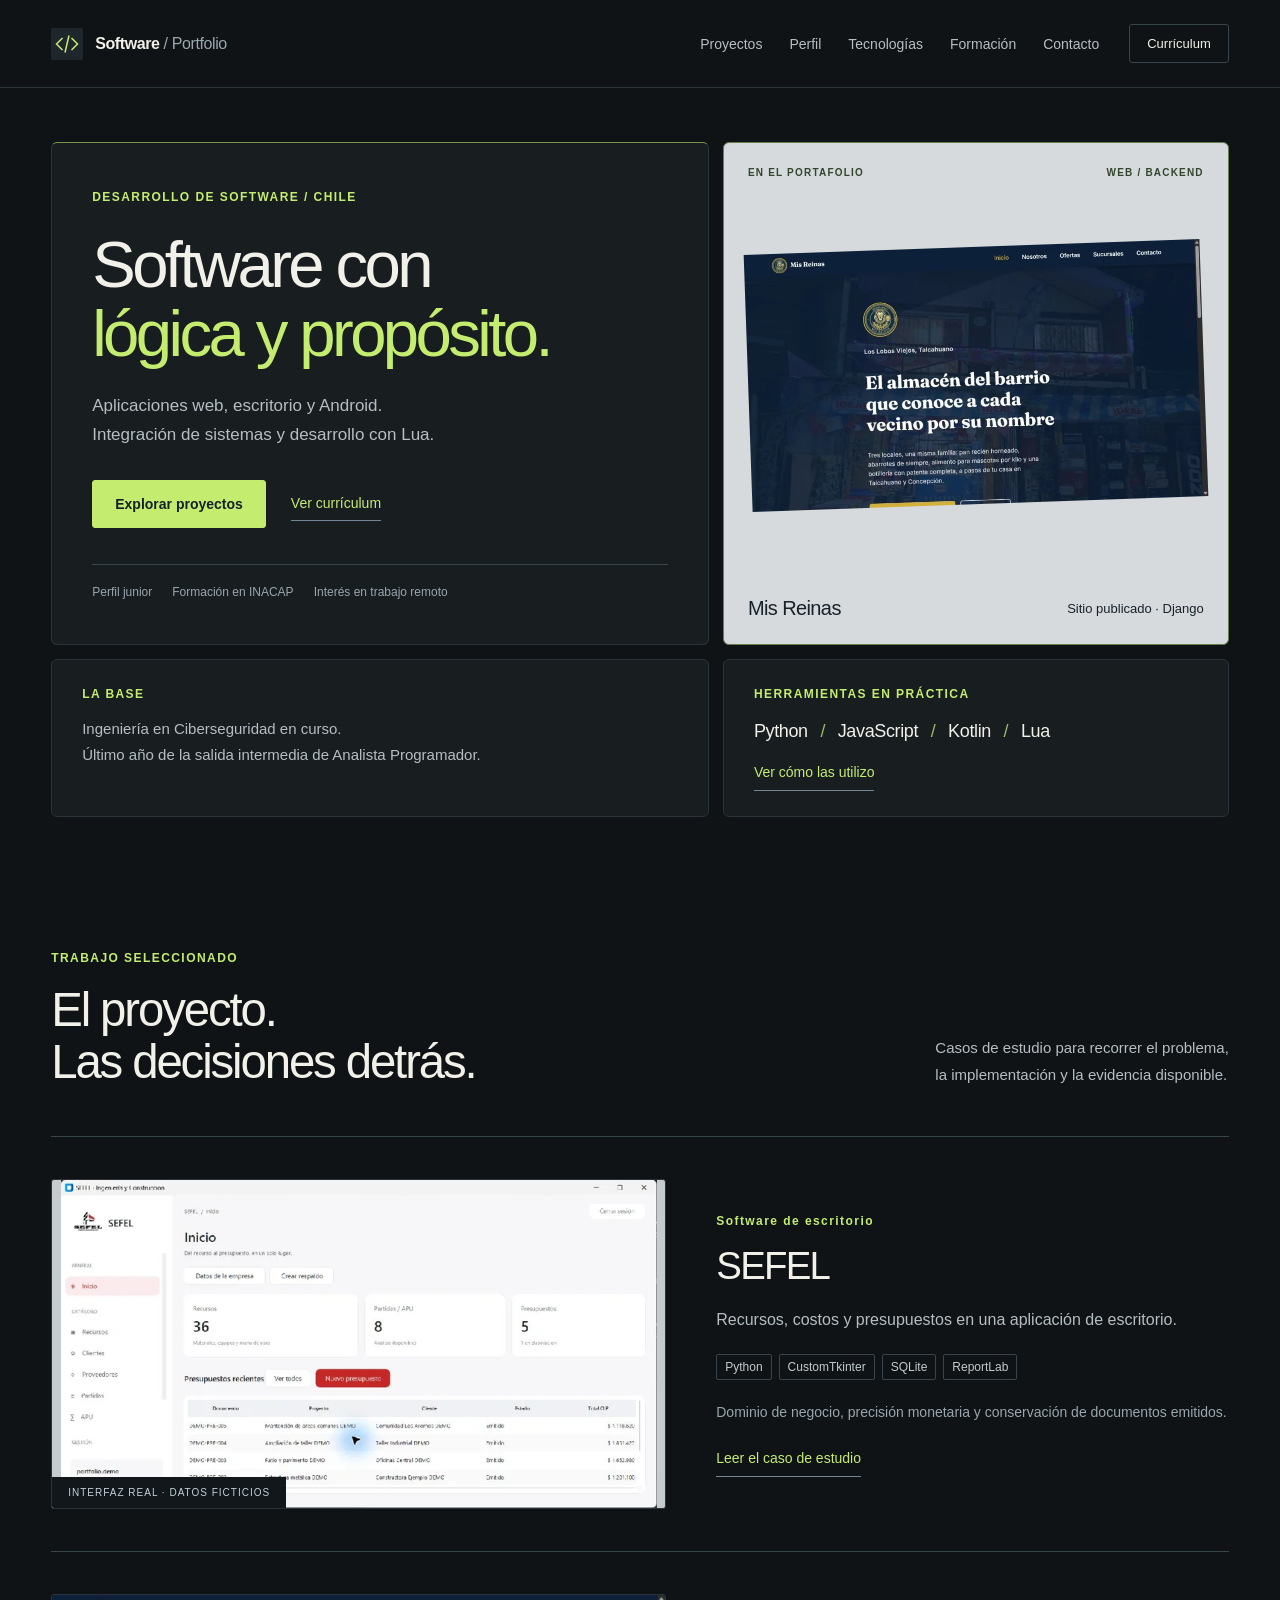
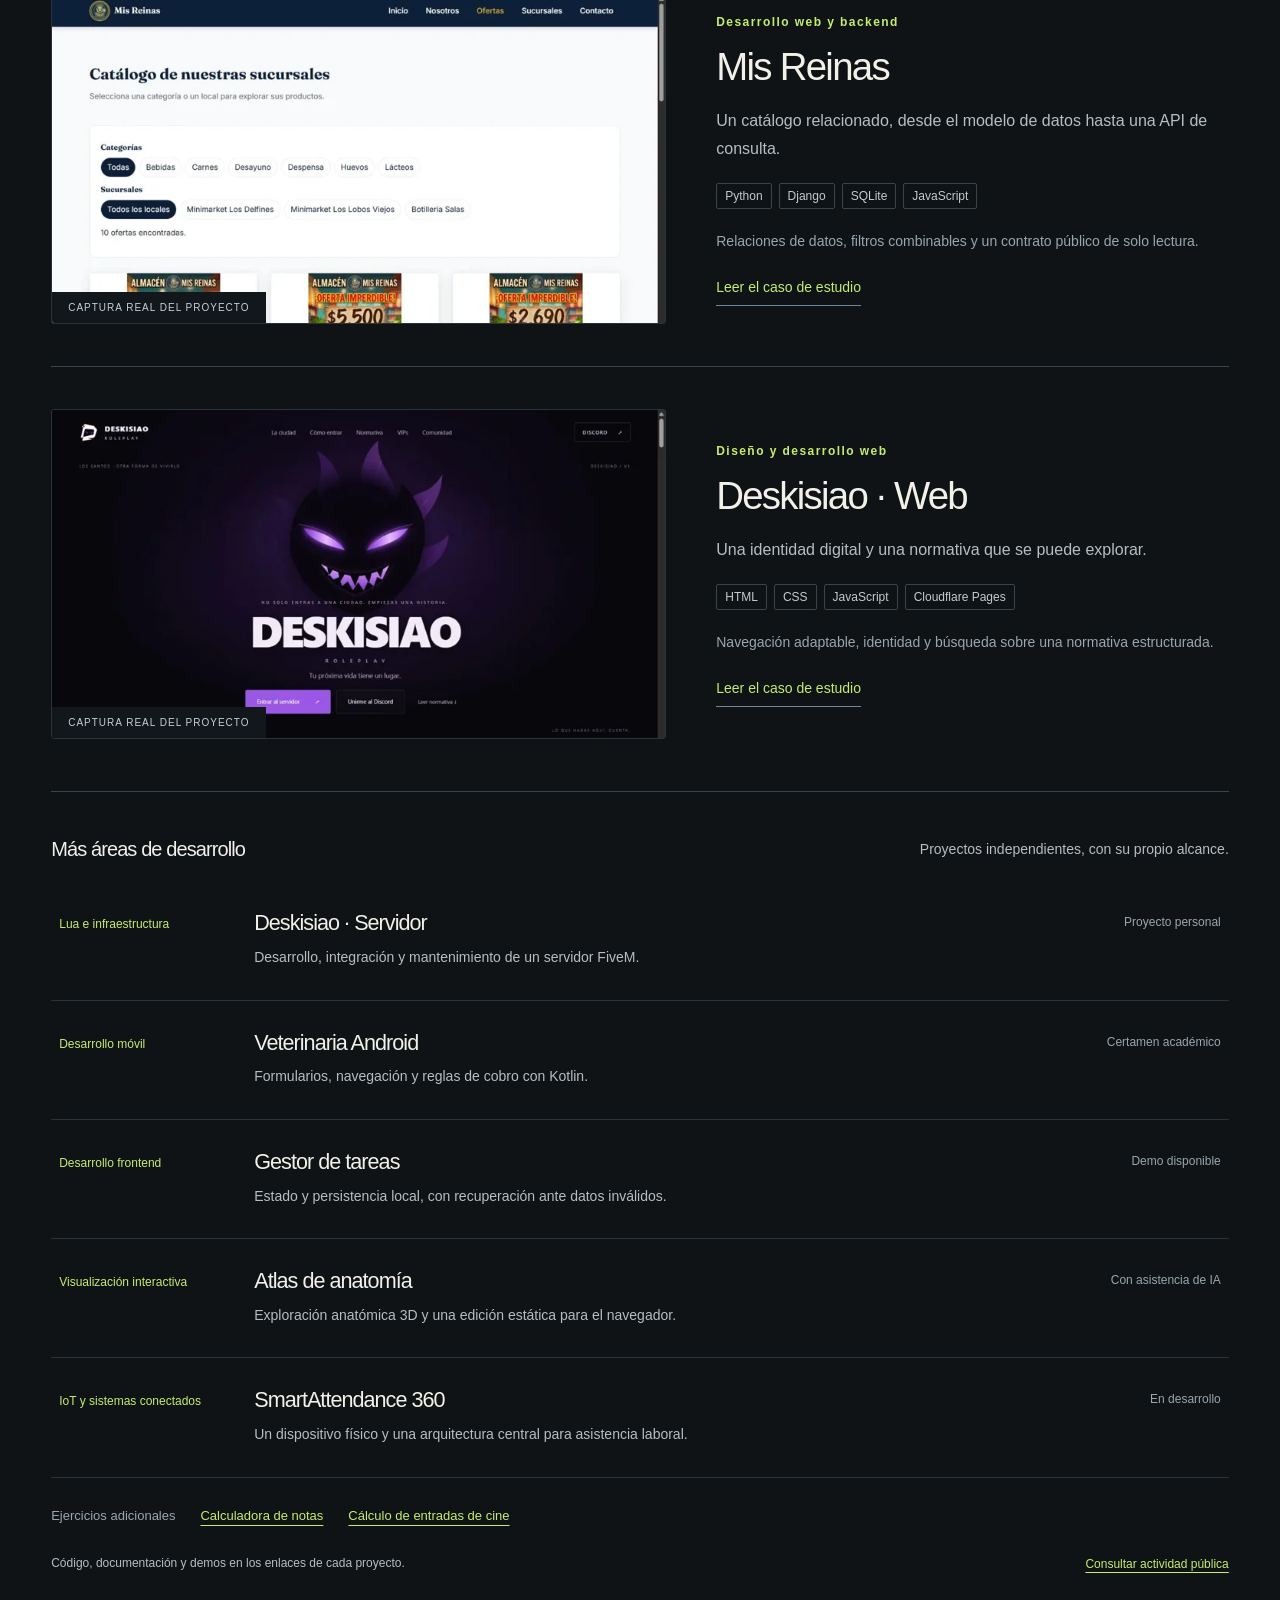
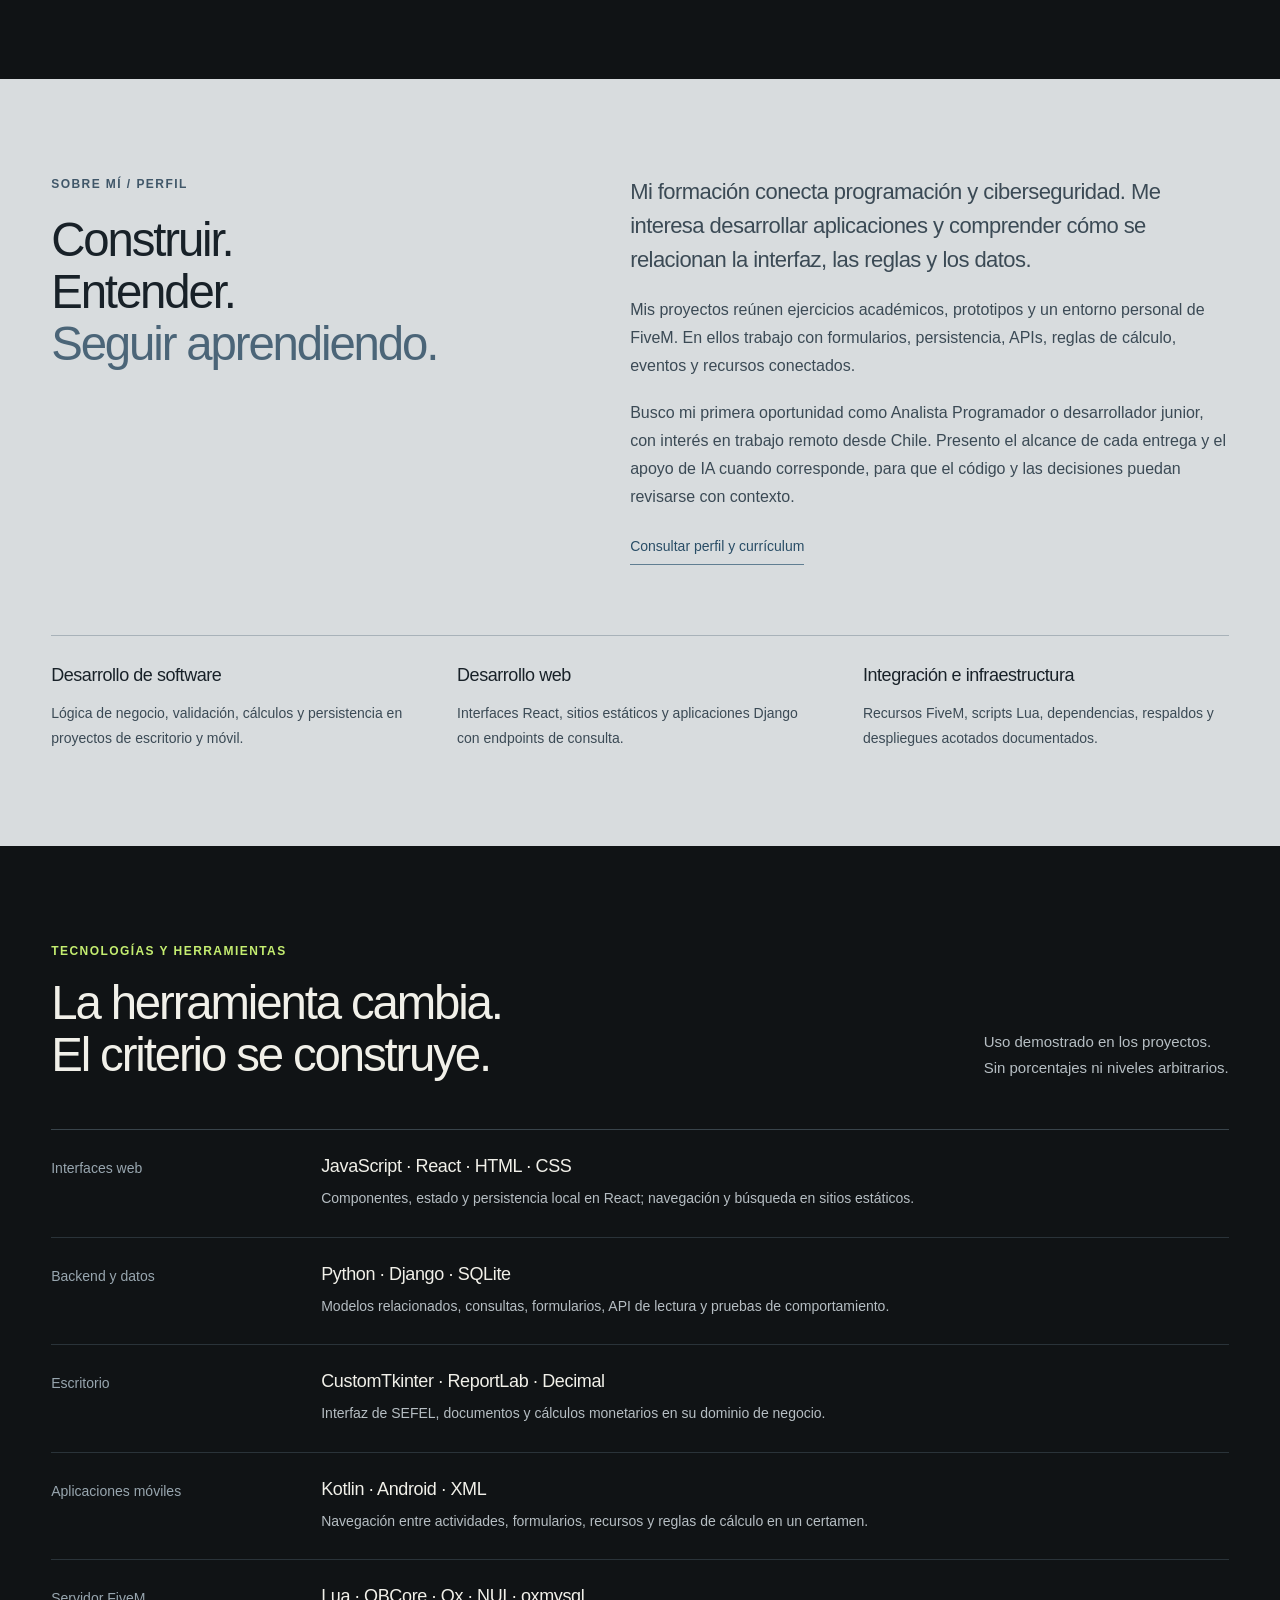
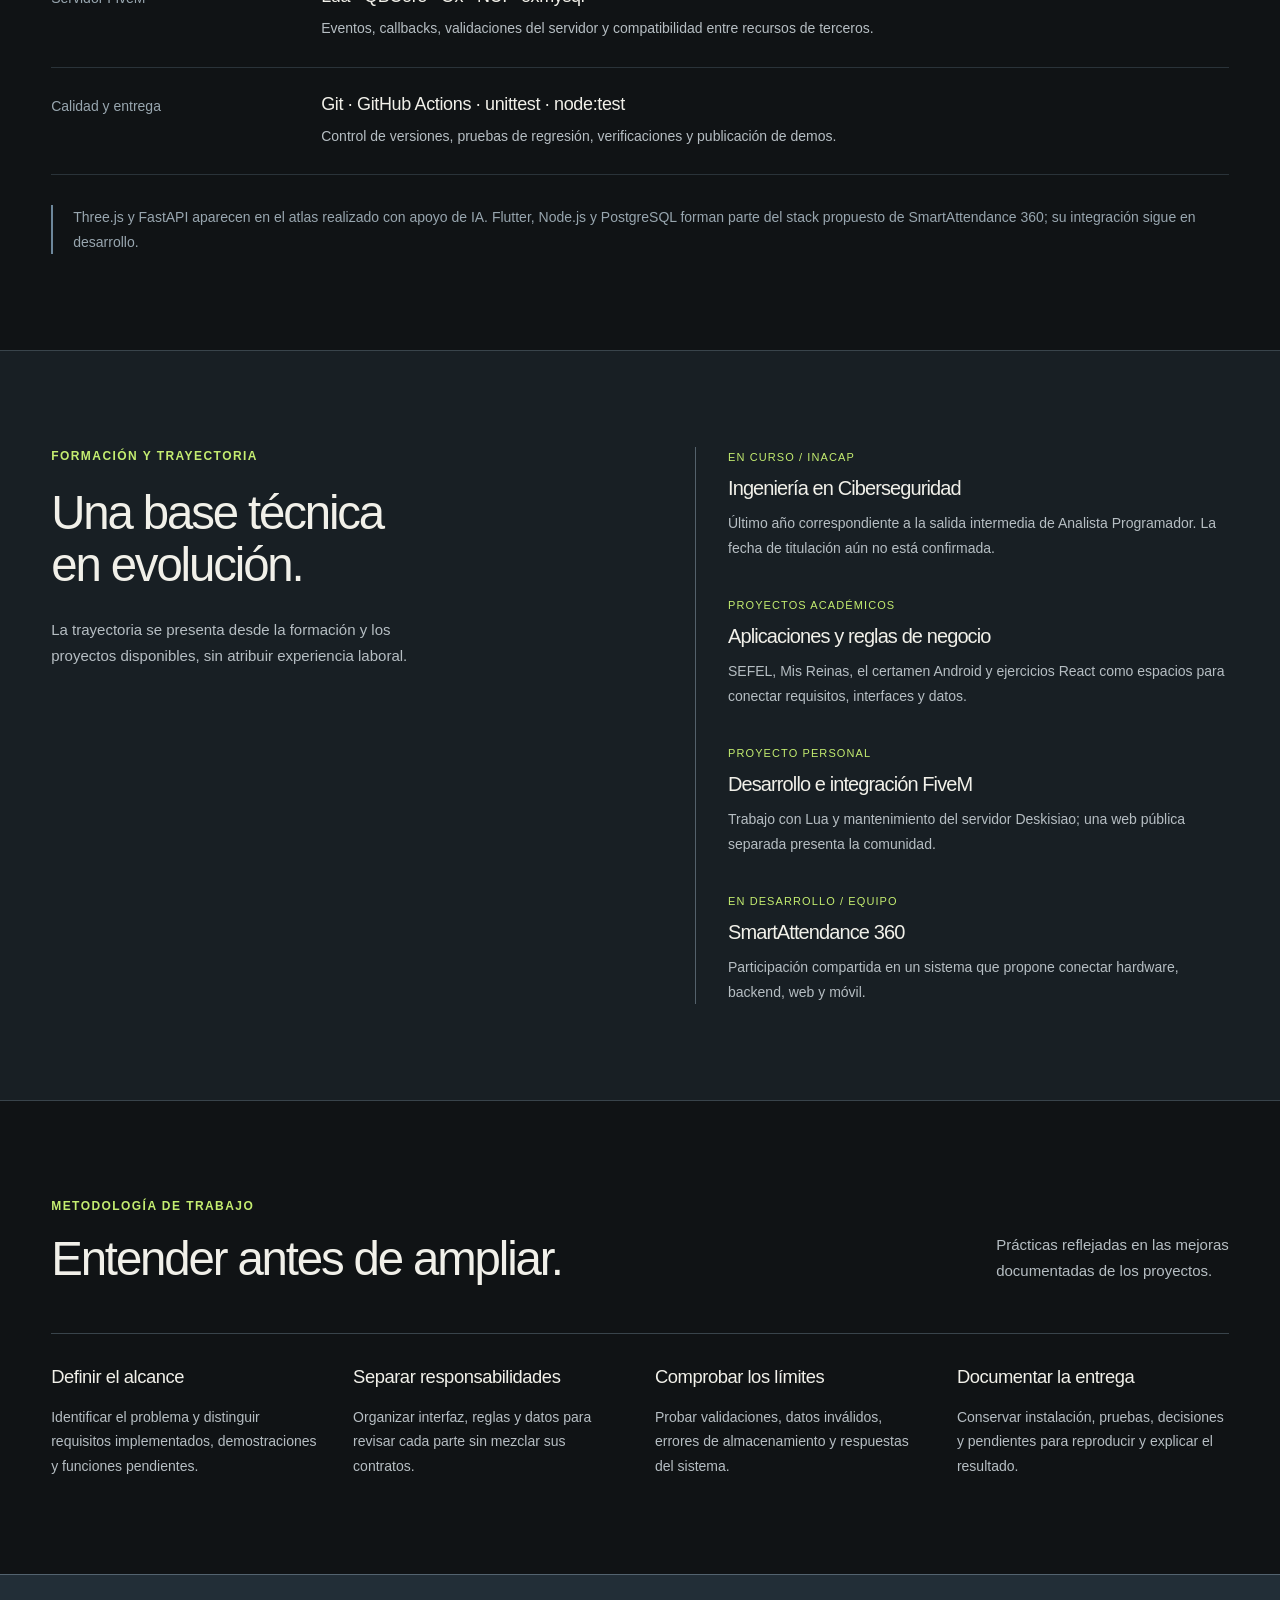
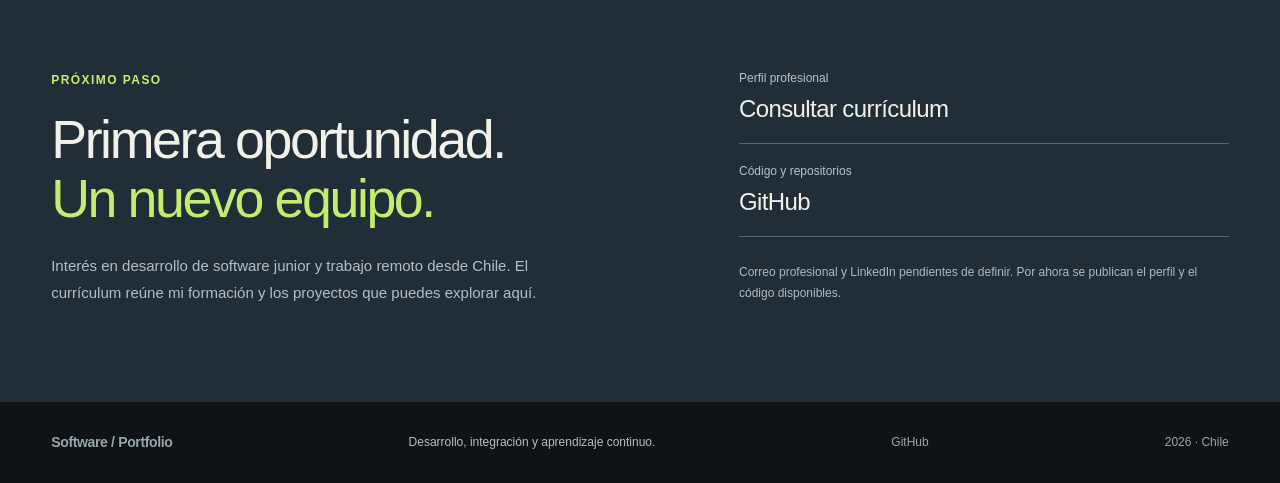
<file: index.html>
<!doctype html><html lang="es"><head><meta charset="utf-8"><meta name="viewport" content="width=device-width,initial-scale=1"><title>Desarrollo de software desde Chile · Portafolio de software</title><meta name="description" content="Proyectos de software web, escritorio y Android; desarrollo Lua e integración FiveM. Formación en INACAP y casos de estudio con evidencia real."><meta name="theme-color" content="#101315"><meta name="color-scheme" content="dark"><link rel="canonical" href="https://bastiiiuuu.github.io/"><meta property="og:title" content="Desarrollo de software desde Chile"><meta property="og:description" content="Proyectos de software web, escritorio y Android; desarrollo Lua e integración FiveM. Formación en INACAP y casos de estudio con evidencia real."><meta property="og:type" content="website"><meta property="og:url" content="https://bastiiiuuu.github.io/"><meta property="og:image" content="https://bastiiiuuu.github.io/assets/social.png"><meta property="og:image:width" content="1200"><meta property="og:image:height" content="630"><meta name="twitter:card" content="summary_large_image"><link rel="icon" href="assets/mark.svg" type="image/svg+xml"><link rel="stylesheet" href="styles.css"><script src="app.js" defer></script><script type="application/ld+json">{"@context": "https://schema.org", "@type": "WebSite", "name": "Desarrollo de software desde Chile", "description": "Proyectos de software web, escritorio y Android; desarrollo Lua e integración FiveM. Formación en INACAP y casos de estudio con evidencia real.", "url": "https://bastiiiuuu.github.io/", "inLanguage": "es-CL"}</script></head><body><a class="skip" href="#contenido">Saltar al contenido</a><header class="site-header"><nav class="wrap nav" aria-label="Principal"><a class="brand" href="#inicio"><img src="assets/mark.svg" width="32" height="32" alt=""><span>Software<span class="brand-sub"> / Portfolio</span></span></a><button class="menu-toggle" aria-controls="nav-links" aria-expanded="false">Menú</button><div id="nav-links" class="nav-links"><a href="#proyectos">Proyectos</a><a href="#perfil">Perfil</a><a href="#tecnologias">Tecnologías</a><a href="#trayectoria">Formación</a><a href="#contacto">Contacto</a></div><a class="nav-cv" href="curriculum.html">Currículum</a></nav></header><main id="contenido"><section class="intro wrap" id="inicio"><div class="intro-grid"><div class="intro-copy"><p class="eyebrow">DESARROLLO DE SOFTWARE / CHILE</p><h1>Software con<br><em>lógica y propósito.</em></h1><p class="intro-summary">Aplicaciones web, escritorio y Android.<br> Integración de sistemas y desarrollo con Lua.</p><div class="actions"><a class="button primary" href="#proyectos">Explorar proyectos</a><a class="text-link" href="curriculum.html">Ver currículum</a></div><div class="intro-foot"><span>Perfil junior</span><span>Formación en INACAP</span><span>Interés en trabajo remoto</span></div></div><a class="intro-preview" href="proyectos/misreinas.html"><div class="preview-caption"><span>EN EL PORTAFOLIO</span><span>WEB / BACKEND</span></div><img srcset="assets/misreinas-publica-inicio-480.webp 480w, assets/misreinas-publica-inicio-800.webp 800w, assets/misreinas-publica-inicio.webp 1265w" sizes="(max-width:800px) calc(100vw - 40px), 640px" class="" src="assets/misreinas-publica-inicio.webp" alt="Página de inicio de Mis Reinas" width="1265" height="712" loading="eager" decoding="async" fetchpriority="high"><div class="preview-footer"><strong>Mis Reinas</strong><span>Sitio publicado · Django</span></div></a><div class="intro-context"><p class="eyebrow">LA BASE</p><p>Ingeniería en Ciberseguridad en curso.<br>Último año de la salida intermedia de Analista Programador.</p></div><div class="intro-stack"><p class="eyebrow">HERRAMIENTAS EN PRÁCTICA</p><p>Python <span>/</span> JavaScript <span>/</span> Kotlin <span>/</span> Lua</p><a class="text-link" href="#tecnologias">Ver cómo las utilizo</a></div></div></section>
<section class="section wrap projects" id="proyectos"><div class="section-heading"><div><p class="eyebrow">TRABAJO SELECCIONADO</p><h2>El proyecto.<br>Las decisiones detrás.</h2></div><p>Casos de estudio para recorrer el problema,<br>la implementación y la evidencia disponible.</p></div><article class="project-feature" data-repo=""><a class="feature-image sefel" href="proyectos/sefel.html"><img srcset="assets/sefel-inicio-480.webp 480w, assets/sefel-inicio-800.webp 800w, assets/sefel-inicio.webp 1166w" sizes="(max-width:800px) calc(100vw - 40px), 640px" class="" src="assets/sefel-inicio.webp" alt="Recursos, costos y presupuestos en una aplicación de escritorio." width="1166" height="642" loading="lazy" decoding="async"><span class="image-note">INTERFAZ REAL · DATOS FICTICIOS</span></a><div class="feature-copy"><span class="eyebrow">Software de escritorio</span><h3>SEFEL</h3><p>Recursos, costos y presupuestos en una aplicación de escritorio.</p><ul class="tags" aria-label="Tecnologías"><li>Python</li><li>CustomTkinter</li><li>SQLite</li><li>ReportLab</li></ul><p class="project-detail">Dominio de negocio, precisión monetaria y conservación de documentos emitidos.</p><a class="text-link" href="proyectos/sefel.html">Leer el caso de estudio</a><span class="repo-update"></span></div></article><article class="project-feature" data-repo="Misreinas"><a class="feature-image misreinas" href="proyectos/misreinas.html"><img srcset="assets/misreinas-publica-catalogo-480.webp 480w, assets/misreinas-publica-catalogo-800.webp 800w, assets/misreinas-publica-catalogo.webp 1265w" sizes="(max-width:800px) calc(100vw - 40px), 640px" class="" src="assets/misreinas-publica-catalogo.webp" alt="Un catálogo relacionado, desde el modelo de datos hasta una API de consulta." width="1265" height="712" loading="lazy" decoding="async"><span class="image-note">CAPTURA REAL DEL PROYECTO</span></a><div class="feature-copy"><span class="eyebrow">Desarrollo web y backend</span><h3>Mis Reinas</h3><p>Un catálogo relacionado, desde el modelo de datos hasta una API de consulta.</p><ul class="tags" aria-label="Tecnologías"><li>Python</li><li>Django</li><li>SQLite</li><li>JavaScript</li></ul><p class="project-detail">Relaciones de datos, filtros combinables y un contrato público de solo lectura.</p><a class="text-link" href="proyectos/misreinas.html">Leer el caso de estudio</a><span class="repo-update"></span></div></article><article class="project-feature" data-repo=""><a class="feature-image deskisiao" href="proyectos/deskisiao.html"><img srcset="assets/deskisiao-inicio-480.webp 480w, assets/deskisiao-inicio-800.webp 800w, assets/deskisiao-inicio.webp 1265w" sizes="(max-width:800px) calc(100vw - 40px), 640px" class="" src="assets/deskisiao-inicio.webp" alt="Una identidad digital y una normativa que se puede explorar." width="1265" height="712" loading="lazy" decoding="async"><span class="image-note">CAPTURA REAL DEL PROYECTO</span></a><div class="feature-copy"><span class="eyebrow">Diseño y desarrollo web</span><h3>Deskisiao · Web</h3><p>Una identidad digital y una normativa que se puede explorar.</p><ul class="tags" aria-label="Tecnologías"><li>HTML</li><li>CSS</li><li>JavaScript</li><li>Cloudflare Pages</li></ul><p class="project-detail">Navegación adaptable, identidad y búsqueda sobre una normativa estructurada.</p><a class="text-link" href="proyectos/deskisiao.html">Leer el caso de estudio</a><span class="repo-update"></span></div></article><div class="project-index-heading"><h3>Más áreas de desarrollo</h3><p>Proyectos independientes, con su propio alcance.</p></div><div class="project-index"><a class="project-row" href="proyectos/deskisiao-servidor.html"><span class="row-category">Lua e infraestructura</span><div><h3>Deskisiao · Servidor</h3><p>Desarrollo, integración y mantenimiento de un servidor FiveM.</p></div><span class="row-status">Proyecto personal</span></a><a class="project-row" href="proyectos/agenda-android.html"><span class="row-category">Desarrollo móvil</span><div><h3>Veterinaria Android</h3><p>Formularios, navegación y reglas de cobro con Kotlin.</p></div><span class="row-status">Certamen académico</span></a><a class="project-row" href="proyectos/tareas.html"><span class="row-category">Desarrollo frontend</span><div><h3>Gestor de tareas</h3><p>Estado y persistencia local, con recuperación ante datos inválidos.</p></div><span class="row-status">Demo disponible</span></a><a class="project-row" href="proyectos/atlas.html"><span class="row-category">Visualización interactiva</span><div><h3>Atlas de anatomía</h3><p>Exploración anatómica 3D y una edición estática para el navegador.</p></div><span class="row-status">Con asistencia de IA</span></a><a class="project-row" href="proyectos/smartattendance.html"><span class="row-category">IoT y sistemas conectados</span><div><h3>SmartAttendance 360</h3><p>Un dispositivo físico y una arquitectura central para asistencia laboral.</p></div><span class="row-status">En desarrollo</span></a></div><div class="exercise-links"><span>Ejercicios adicionales</span><a href="https://bastiiiuuu.github.io/calculadora-notas-10-pts/">Calculadora de notas</a><a href="https://bastiiiuuu.github.io/cine-entradas-certamen-3/">Cálculo de entradas de cine</a></div><div class="github-sync"><p id="sync-status" role="status">Código, documentación y demos en los enlaces de cada proyecto.</p><button id="sync-github" type="button">Consultar actividad pública</button></div></section>
<section class="section profile-section" id="perfil"><div class="wrap profile-grid"><div><p class="eyebrow">SOBRE MÍ / PERFIL</p><h2>Construir.<br> Entender.<br> <span>Seguir aprendiendo.</span></h2></div><div class="profile-copy"><p class="large-copy">Mi formación conecta programación y ciberseguridad. Me interesa desarrollar aplicaciones y comprender cómo se relacionan la interfaz, las reglas y los datos.</p><p>Mis proyectos reúnen ejercicios académicos, prototipos y un entorno personal de FiveM. En ellos trabajo con formularios, persistencia, APIs, reglas de cálculo, eventos y recursos conectados.</p><p>Busco mi primera oportunidad como Analista Programador o desarrollador junior, con interés en trabajo remoto desde Chile. Presento el alcance de cada entrega y el apoyo de IA cuando corresponde, para que el código y las decisiones puedan revisarse con contexto.</p><a class="text-link" href="curriculum.html">Consultar perfil y currículum</a></div></div><div class="wrap capability-list"><div><h3>Desarrollo de software</h3><p>Lógica de negocio, validación, cálculos y persistencia en proyectos de escritorio y móvil.</p></div><div><h3>Desarrollo web</h3><p>Interfaces React, sitios estáticos y aplicaciones Django con endpoints de consulta.</p></div><div><h3>Integración e infraestructura</h3><p>Recursos FiveM, scripts Lua, dependencias, respaldos y despliegues acotados documentados.</p></div></div></section>
<section class="section wrap" id="tecnologias"><div class="section-heading"><div><p class="eyebrow">TECNOLOGÍAS Y HERRAMIENTAS</p><h2>La herramienta cambia.<br>El criterio se construye.</h2></div><p>Uso demostrado en los proyectos.<br>Sin porcentajes ni niveles arbitrarios.</p></div><dl class="technology-table"><div><dt>Interfaces web</dt><dd><strong>JavaScript · React · HTML · CSS</strong><p>Componentes, estado y persistencia local en React; navegación y búsqueda en sitios estáticos.</p></dd></div><div><dt>Backend y datos</dt><dd><strong>Python · Django · SQLite</strong><p>Modelos relacionados, consultas, formularios, API de lectura y pruebas de comportamiento.</p></dd></div><div><dt>Escritorio</dt><dd><strong>CustomTkinter · ReportLab · Decimal</strong><p>Interfaz de SEFEL, documentos y cálculos monetarios en su dominio de negocio.</p></dd></div><div><dt>Aplicaciones móviles</dt><dd><strong>Kotlin · Android · XML</strong><p>Navegación entre actividades, formularios, recursos y reglas de cálculo en un certamen.</p></dd></div><div><dt>Servidor FiveM</dt><dd><strong>Lua · QBCore · Ox · NUI · oxmysql</strong><p>Eventos, callbacks, validaciones del servidor y compatibilidad entre recursos de terceros.</p></dd></div><div><dt>Calidad y entrega</dt><dd><strong>Git · GitHub Actions · unittest · node:test</strong><p>Control de versiones, pruebas de regresión, verificaciones y publicación de demos.</p></dd></div></dl><p class="evidence-note">Three.js y FastAPI aparecen en el atlas realizado con apoyo de IA. Flutter, Node.js y PostgreSQL forman parte del stack propuesto de SmartAttendance 360; su integración sigue en desarrollo.</p></section>
<section class="section trajectory-section" id="trayectoria"><div class="wrap trajectory-grid"><div><p class="eyebrow">FORMACIÓN Y TRAYECTORIA</p><h2>Una base técnica<br>en evolución.</h2><p>La trayectoria se presenta desde la formación y los proyectos disponibles, sin atribuir experiencia laboral.</p></div><div class="timeline"><article><span>EN CURSO / INACAP</span><h3>Ingeniería en Ciberseguridad</h3><p>Último año correspondiente a la salida intermedia de Analista Programador. La fecha de titulación aún no está confirmada.</p></article><article><span>PROYECTOS ACADÉMICOS</span><h3>Aplicaciones y reglas de negocio</h3><p>SEFEL, Mis Reinas, el certamen Android y ejercicios React como espacios para conectar requisitos, interfaces y datos.</p></article><article><span>PROYECTO PERSONAL</span><h3>Desarrollo e integración FiveM</h3><p>Trabajo con Lua y mantenimiento del servidor Deskisiao; una web pública separada presenta la comunidad.</p></article><article><span>EN DESARROLLO / EQUIPO</span><h3>SmartAttendance 360</h3><p>Participación compartida en un sistema que propone conectar hardware, backend, web y móvil.</p></article></div></div></section>
<section class="section wrap" id="metodologia"><div class="section-heading"><div><p class="eyebrow">METODOLOGÍA DE TRABAJO</p><h2>Entender antes de ampliar.</h2></div><p>Prácticas reflejadas en las mejoras<br>documentadas de los proyectos.</p></div><div class="method-grid"><article><h3>Definir el alcance</h3><p>Identificar el problema y distinguir requisitos implementados, demostraciones y funciones pendientes.</p></article><article><h3>Separar responsabilidades</h3><p>Organizar interfaz, reglas y datos para revisar cada parte sin mezclar sus contratos.</p></article><article><h3>Comprobar los límites</h3><p>Probar validaciones, datos inválidos, errores de almacenamiento y respuestas del sistema.</p></article><article><h3>Documentar la entrega</h3><p>Conservar instalación, pruebas, decisiones y pendientes para reproducir y explicar el resultado.</p></article></div></section>
<section class="section contact-section" id="contacto"><div class="wrap contact-grid"><div><p class="eyebrow">PRÓXIMO PASO</p><h2>Primera oportunidad.<br><span>Un nuevo equipo.</span></h2><p>Interés en desarrollo de software junior y trabajo remoto desde Chile. El currículum reúne mi formación y los proyectos que puedes explorar aquí.</p></div><div class="contact-links"><a href="curriculum.html"><span>Perfil profesional</span><strong>Consultar currículum</strong></a><a href="https://github.com/bastiiiuuu"><span>Código y repositorios</span><strong>GitHub</strong></a><p>Correo profesional y LinkedIn pendientes de definir. Por ahora se publican el perfil y el código disponibles.</p></div></div></section></main><footer class="wrap footer"><a class="brand" href="index.html">Software / Portfolio</a><p>Desarrollo, integración y aprendizaje continuo.</p><a href="https://github.com/bastiiiuuu">GitHub</a><span>2026 · Chile</span></footer></body></html>
</file>
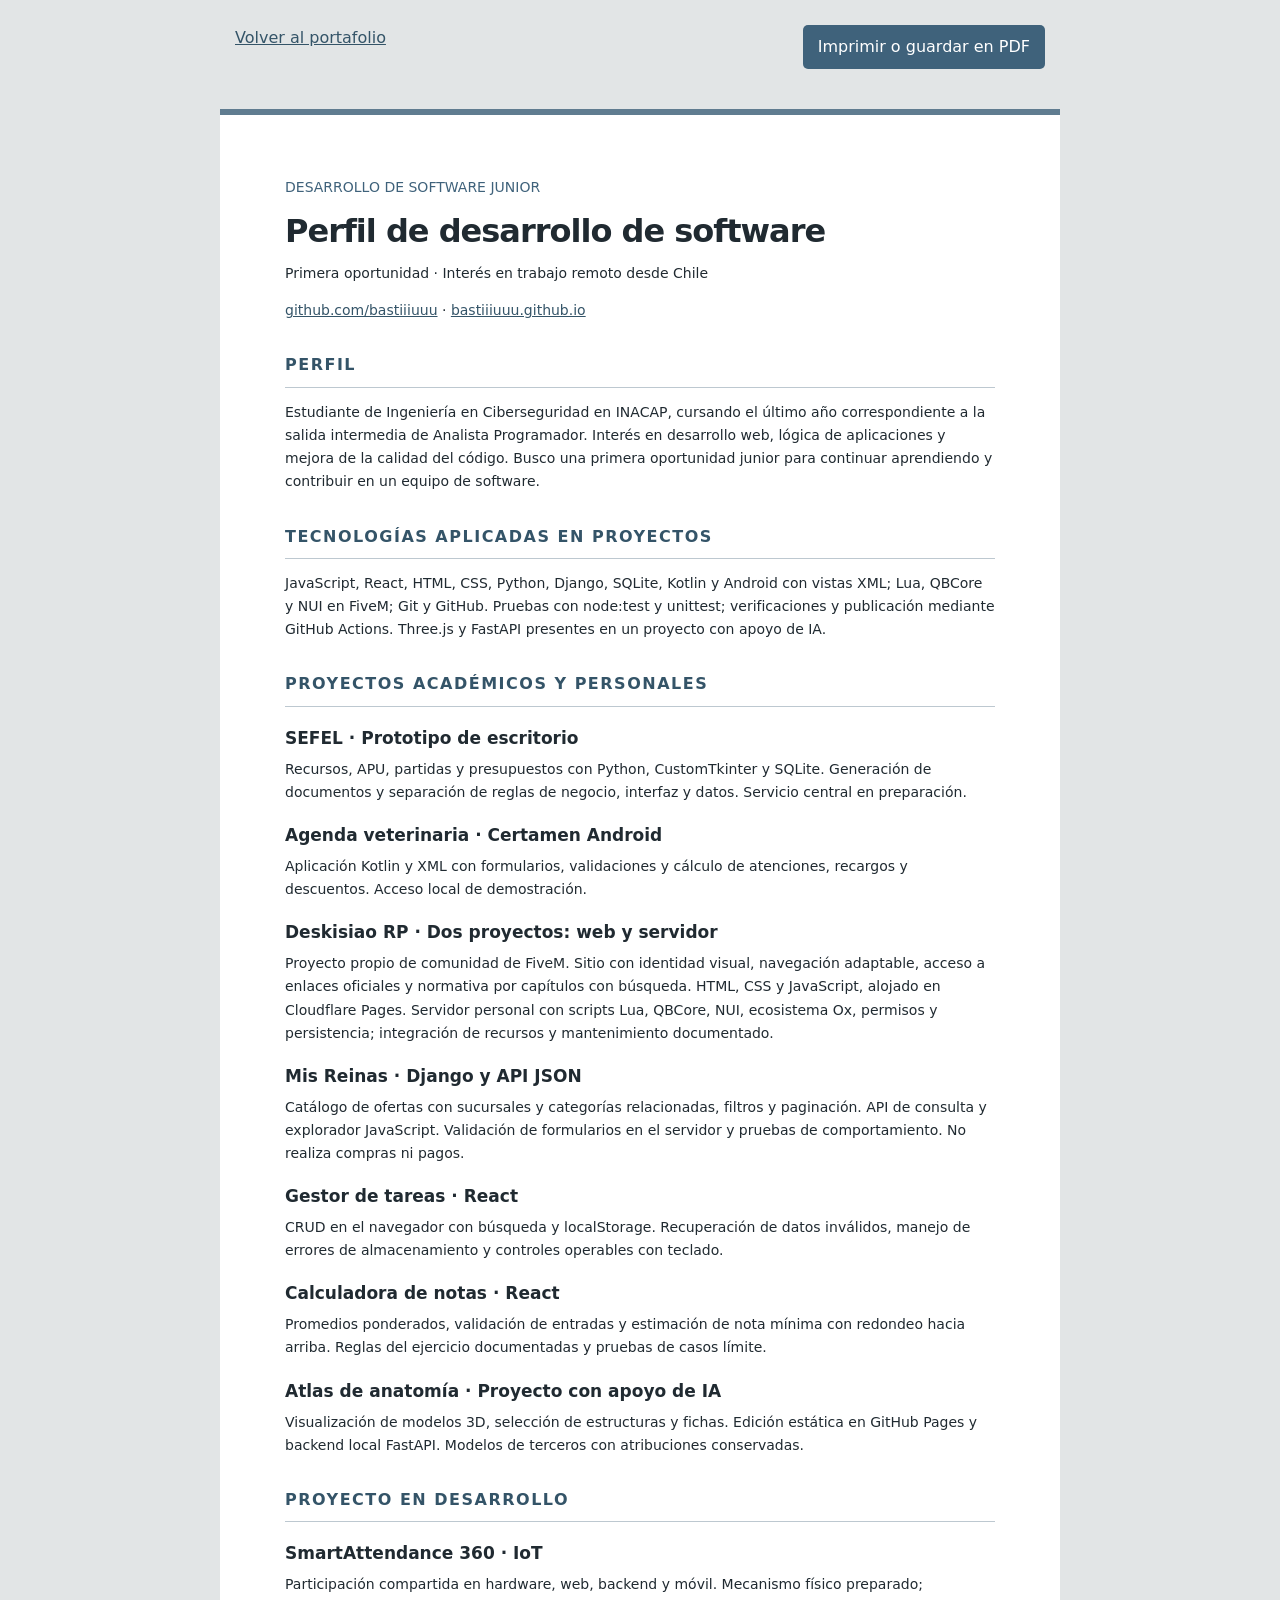
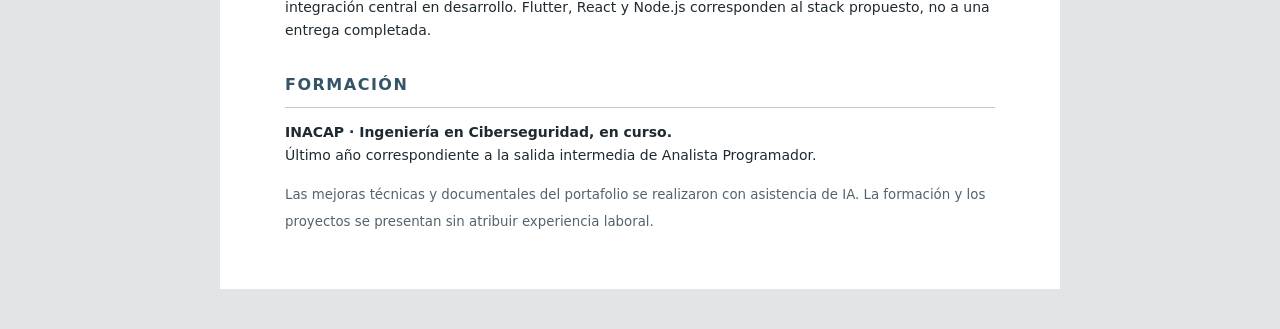
<file: curriculum.html>
<!doctype html><html lang="es"><head><meta charset="utf-8"><meta name="viewport" content="width=device-width,initial-scale=1"><title>Currículum · Desarrollo de software junior</title><meta name="description" content="Formación en INACAP, perfil junior y proyectos de software verificables."><link rel="canonical" href="https://bastiiiuuu.github.io/curriculum.html"><meta name="theme-color" content="#101315"><meta property="og:title" content="Currículum de desarrollo de software junior"><meta property="og:description" content="Formación y proyectos de desarrollo web, escritorio, Android y Lua."><meta property="og:type" content="website"><meta property="og:image" content="https://bastiiiuuu.github.io/assets/social.png"><style>
*{box-sizing:border-box}body{font:16px/1.65 system-ui,sans-serif;color:#202a31;background:#e2e5e6;margin:0}main{max-width:840px;margin:40px auto;background:white;padding:55px 65px;border-top:6px solid #607c90}h1{font-size:32px;line-height:1.15;letter-spacing:-1px;margin:0 0 12px}h2{font-size:16px;text-transform:uppercase;letter-spacing:1.5px;border-bottom:1px solid #bdc8d0;padding-bottom:8px;margin-top:30px;color:#345468}h3{font-size:17px;margin-bottom:5px}p,li{font-size:14px}p{margin-top:6px}a{color:#345468}small{color:#54636d}.controls{display:flex;gap:20px;justify-content:space-between;max-width:840px;margin:25px auto;padding:0 15px}button{font:inherit;padding:9px 15px;background:#3f627b;color:white;border:0;border-radius:5px;cursor:pointer}.role{color:#3f627b}.project{break-inside:avoid}ul{padding-left:20px}@media(max-width:650px){main{margin:20px 12px;padding:30px 24px}h1{font-size:27px}.controls{flex-wrap:wrap}}@media print{@page{size:A4;margin:15mm}body{background:white}main{margin:0;padding:0;border:0;max-width:none}.controls{display:none}a{text-decoration:none;color:inherit}h1{font-size:27px}h2{margin-top:18px}p,li{font-size:11px;line-height:1.6}h3{font-size:13px}small{font-size:10px}.project{break-inside:avoid}}
</style><script src="resume.js" defer></script></head><body><div class="controls"><a href="index.html">Volver al portafolio</a><button id="print-cv">Imprimir o guardar en PDF</button></div><main><header><p class="role">DESARROLLO DE SOFTWARE JUNIOR</p><h1>Perfil de desarrollo de software</h1><p>Primera oportunidad · Interés en trabajo remoto desde Chile</p><p><a href="https://github.com/bastiiiuuu">github.com/bastiiiuuu</a> · <a href="https://bastiiiuuu.github.io">bastiiiuuu.github.io</a></p></header>
<h2>Perfil</h2><p>Estudiante de Ingeniería en Ciberseguridad en INACAP, cursando el último año correspondiente a la salida intermedia de Analista Programador. Interés en desarrollo web, lógica de aplicaciones y mejora de la calidad del código. Busco una primera oportunidad junior para continuar aprendiendo y contribuir en un equipo de software.</p>
<h2>Tecnologías aplicadas en proyectos</h2><p>JavaScript, React, HTML, CSS, Python, Django, SQLite, Kotlin y Android con vistas XML; Lua, QBCore y NUI en FiveM; Git y GitHub. Pruebas con node:test y unittest; verificaciones y publicación mediante GitHub Actions. Three.js y FastAPI presentes en un proyecto con apoyo de IA.</p>
<h2>Proyectos académicos y personales</h2><section class="project"><h3>SEFEL · Prototipo de escritorio</h3><p>Recursos, APU, partidas y presupuestos con Python, CustomTkinter y SQLite. Generación de documentos y separación de reglas de negocio, interfaz y datos. Servicio central en preparación.</p></section><section class="project"><h3>Agenda veterinaria · Certamen Android</h3><p>Aplicación Kotlin y XML con formularios, validaciones y cálculo de atenciones, recargos y descuentos. Acceso local de demostración.</p></section><section class="project"><h3>Deskisiao RP · Dos proyectos: web y servidor</h3><p>Proyecto propio de comunidad de FiveM. Sitio con identidad visual, navegación adaptable, acceso a enlaces oficiales y normativa por capítulos con búsqueda. HTML, CSS y JavaScript, alojado en Cloudflare Pages. Servidor personal con scripts Lua, QBCore, NUI, ecosistema Ox, permisos y persistencia; integración de recursos y mantenimiento documentado.</p></section><section class="project"><h3>Mis Reinas · Django y API JSON</h3><p>Catálogo de ofertas con sucursales y categorías relacionadas, filtros y paginación. API de consulta y explorador JavaScript. Validación de formularios en el servidor y pruebas de comportamiento. No realiza compras ni pagos.</p></section><section class="project"><h3>Gestor de tareas · React</h3><p>CRUD en el navegador con búsqueda y localStorage. Recuperación de datos inválidos, manejo de errores de almacenamiento y controles operables con teclado.</p></section><section class="project"><h3>Calculadora de notas · React</h3><p>Promedios ponderados, validación de entradas y estimación de nota mínima con redondeo hacia arriba. Reglas del ejercicio documentadas y pruebas de casos límite.</p></section><section class="project"><h3>Atlas de anatomía · Proyecto con apoyo de IA</h3><p>Visualización de modelos 3D, selección de estructuras y fichas. Edición estática en GitHub Pages y backend local FastAPI. Modelos de terceros con atribuciones conservadas.</p></section>
<h2>Proyecto en desarrollo</h2><section class="project"><h3>SmartAttendance 360 · IoT</h3><p>Participación compartida en hardware, web, backend y móvil. Mecanismo físico preparado; integración central en desarrollo. Flutter, React y Node.js corresponden al stack propuesto, no a una entrega completada.</p></section><h2>Formación</h2><p><strong>INACAP · Ingeniería en Ciberseguridad, en curso.</strong><br>Último año correspondiente a la salida intermedia de Analista Programador. </p><small>Las mejoras técnicas y documentales del portafolio se realizaron con asistencia de IA. La formación y los proyectos se presentan sin atribuir experiencia laboral.</small></main></body></html>
</file>
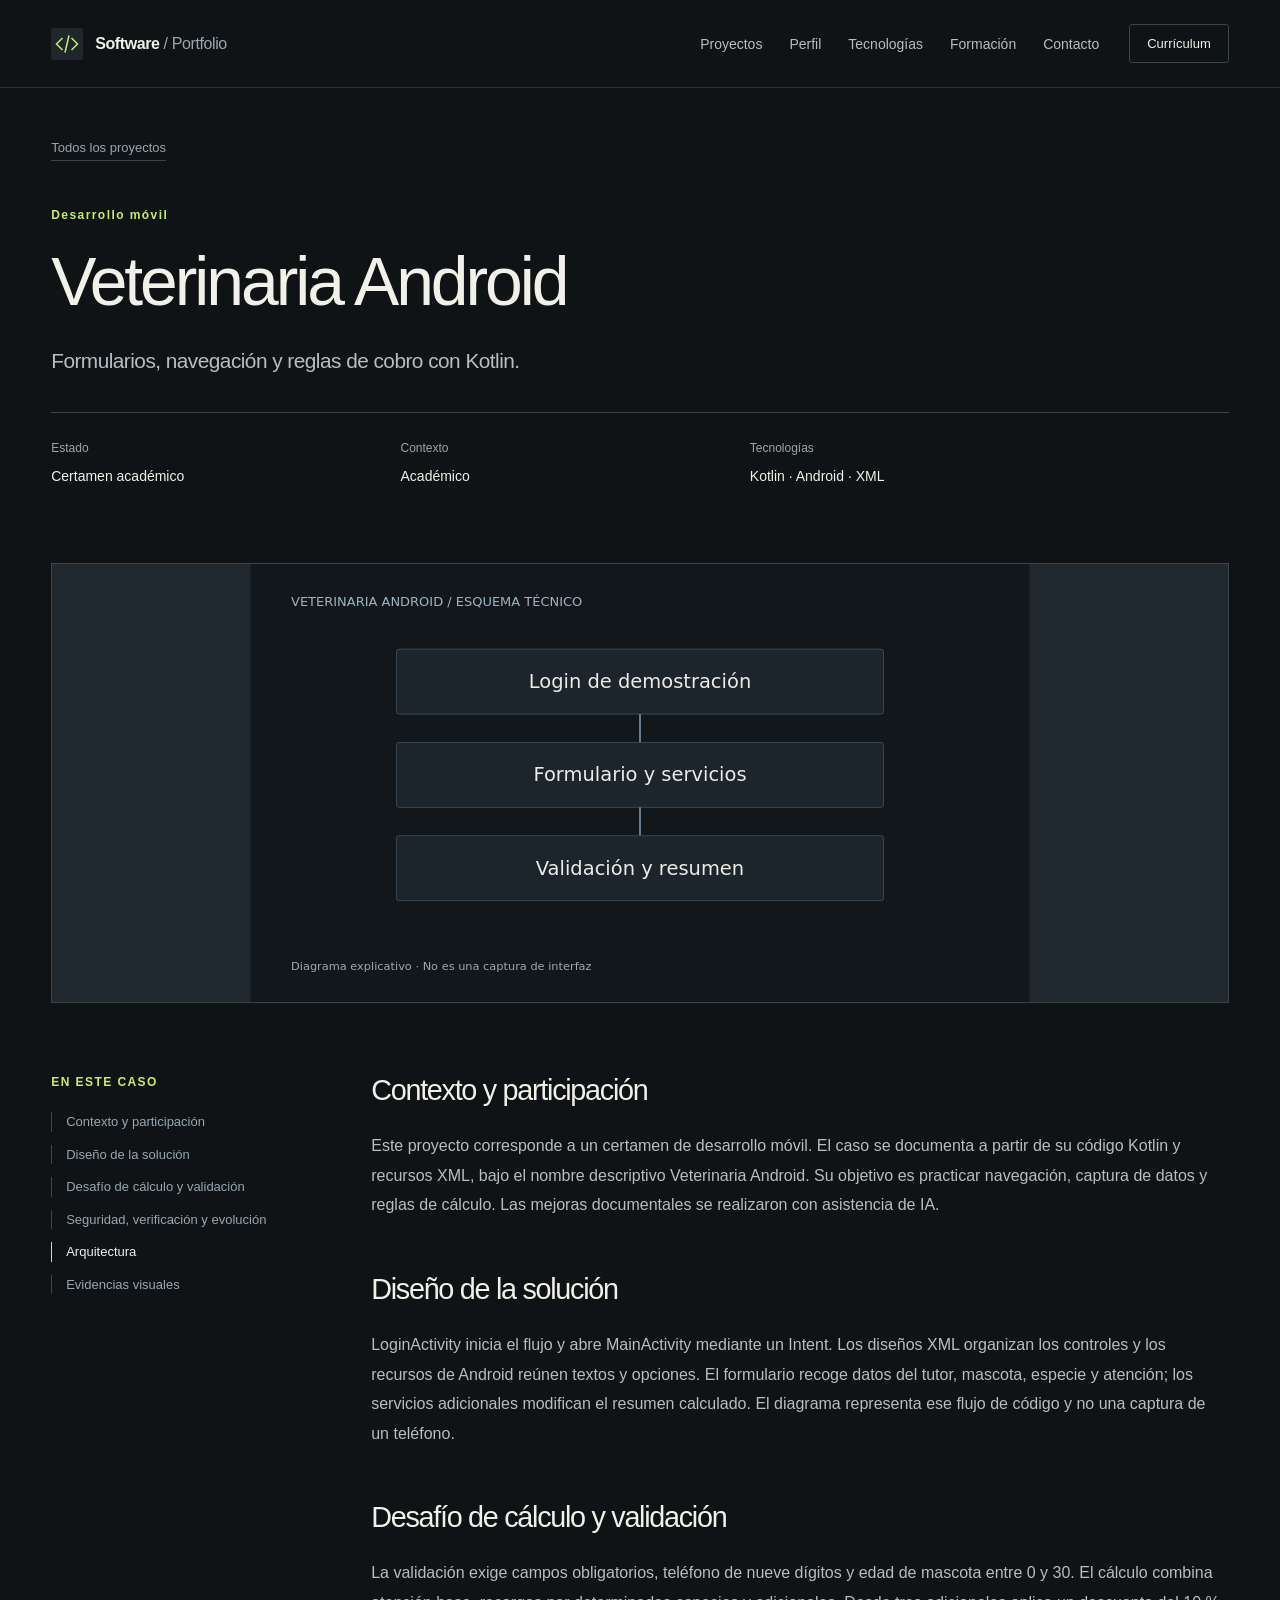
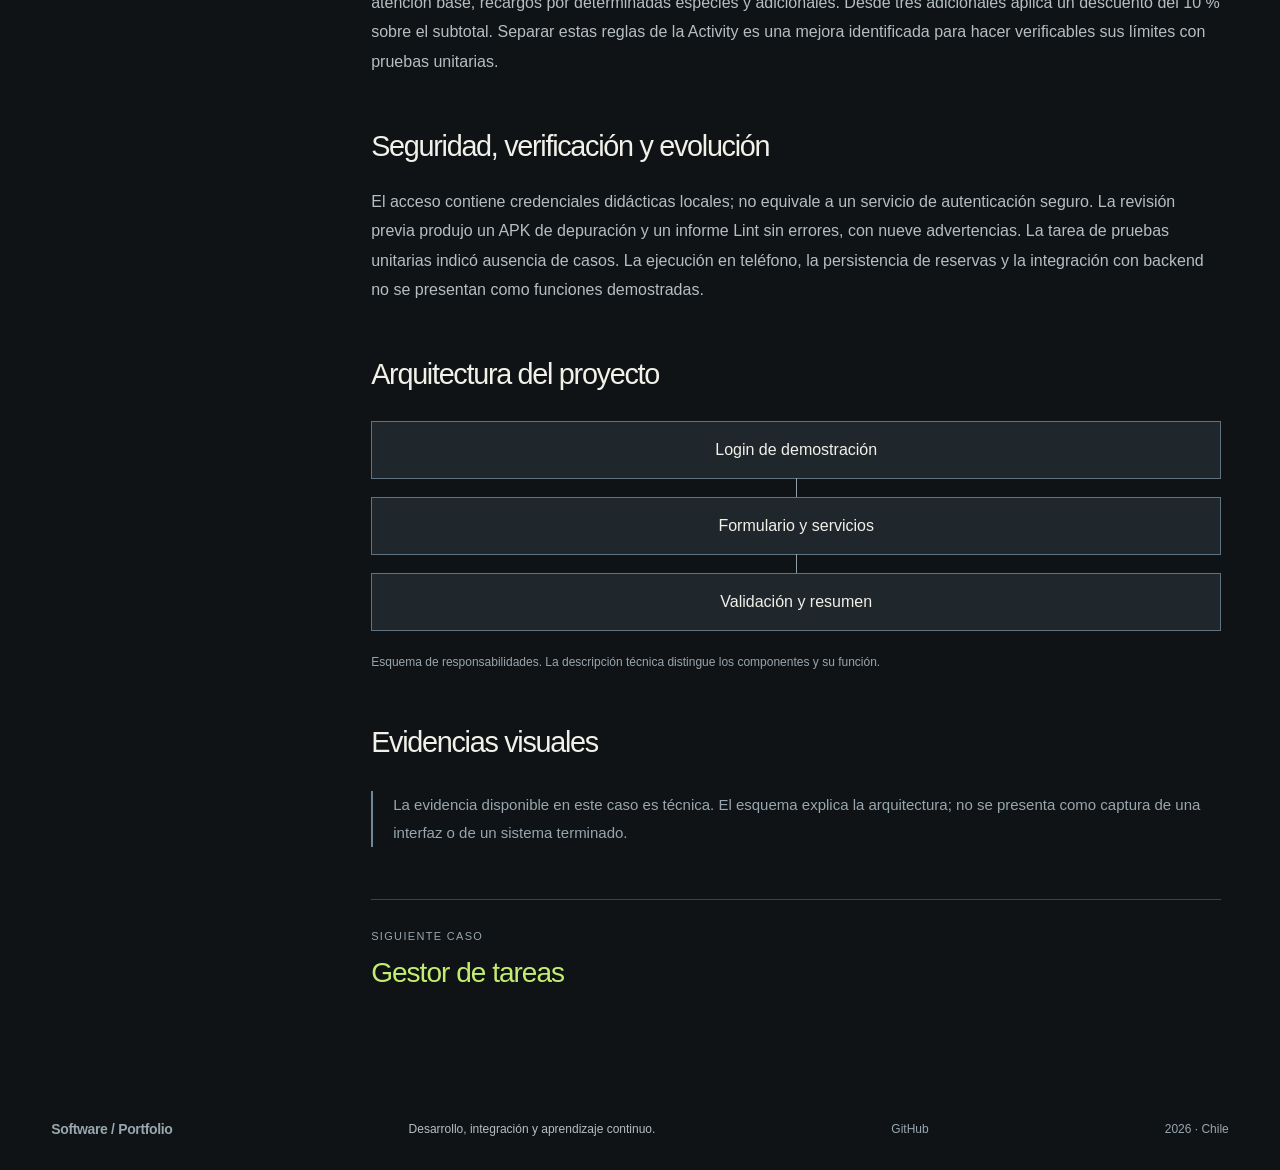
<file: proyectos/agenda-android.html>
<!doctype html><html lang="es"><head><meta charset="utf-8"><meta name="viewport" content="width=device-width,initial-scale=1"><title>Veterinaria Android · Portafolio de software</title><meta name="description" content="Formularios, navegación y reglas de cobro con Kotlin."><meta name="theme-color" content="#101315"><meta name="color-scheme" content="dark"><link rel="canonical" href="https://bastiiiuuu.github.io/proyectos/agenda-android.html"><meta property="og:title" content="Veterinaria Android"><meta property="og:description" content="Formularios, navegación y reglas de cobro con Kotlin."><meta property="og:type" content="website"><meta property="og:url" content="https://bastiiiuuu.github.io/proyectos/agenda-android.html"><meta property="og:image" content="https://bastiiiuuu.github.io/assets/social.png"><meta property="og:image:width" content="1200"><meta property="og:image:height" content="630"><meta name="twitter:card" content="summary_large_image"><link rel="icon" href="../assets/mark.svg" type="image/svg+xml"><link rel="stylesheet" href="../styles.css"><script src="../app.js" defer></script><script type="application/ld+json">{"@context": "https://schema.org", "@type": "CreativeWork", "name": "Veterinaria Android", "description": "Formularios, navegación y reglas de cobro con Kotlin.", "url": "https://bastiiiuuu.github.io/proyectos/agenda-android.html", "inLanguage": "es-CL"}</script></head><body><a class="skip" href="#contenido">Saltar al contenido</a><header class="site-header"><nav class="wrap nav" aria-label="Principal"><a class="brand" href="../index.html"><img src="../assets/mark.svg" width="32" height="32" alt=""><span>Software<span class="brand-sub"> / Portfolio</span></span></a><button class="menu-toggle" aria-controls="nav-links" aria-expanded="false">Menú</button><div id="nav-links" class="nav-links"><a href="../index.html#proyectos">Proyectos</a><a href="../index.html#perfil">Perfil</a><a href="../index.html#tecnologias">Tecnologías</a><a href="../index.html#trayectoria">Formación</a><a href="../index.html#contacto">Contacto</a></div><a class="nav-cv" href="../curriculum.html">Currículum</a></nav></header><main id="contenido"><header class="case-hero wrap"><a class="breadcrumb" href="../index.html#proyectos">Todos los proyectos</a><p class="eyebrow">Desarrollo móvil</p><h1>Veterinaria Android</h1><p class="case-lead">Formularios, navegación y reglas de cobro con Kotlin.</p><div class="case-meta"><div><span>Estado</span><strong>Certamen académico</strong></div><div><span>Contexto</span><strong>Académico</strong></div><div><span>Tecnologías</span><strong>Kotlin · Android · XML</strong></div></div><div class="actions"></div></header><div class="wrap case-cover agenda-android"><img class="" src="../assets/mobile-architecture.svg" alt="Formularios, navegación y reglas de cobro con Kotlin." width="960" height="540" loading="eager" decoding="async" fetchpriority="high"></div><div class="wrap case-layout"><aside class="case-toc"><p class="eyebrow">EN ESTE CASO</p><nav aria-label="Contenido del caso"><a href="#seccion-0">Contexto y participación</a><a href="#seccion-1">Diseño de la solución</a><a href="#seccion-2">Desafío de cálculo y validación</a><a href="#seccion-3">Seguridad, verificación y evolución</a><a href="#arquitectura">Arquitectura</a><a href="#evidencias">Evidencias visuales</a></nav></aside><article class="case-article"><section id="seccion-0"><h2>Contexto y participación</h2><p>Este proyecto corresponde a un certamen de desarrollo móvil. El caso se documenta a partir de su código Kotlin y recursos XML, bajo el nombre descriptivo Veterinaria Android. Su objetivo es practicar navegación, captura de datos y reglas de cálculo. Las mejoras documentales se realizaron con asistencia de IA.</p></section><section id="seccion-1"><h2>Diseño de la solución</h2><p>LoginActivity inicia el flujo y abre MainActivity mediante un Intent. Los diseños XML organizan los controles y los recursos de Android reúnen textos y opciones. El formulario recoge datos del tutor, mascota, especie y atención; los servicios adicionales modifican el resumen calculado. El diagrama representa ese flujo de código y no una captura de un teléfono.</p></section><section id="seccion-2"><h2>Desafío de cálculo y validación</h2><p>La validación exige campos obligatorios, teléfono de nueve dígitos y edad de mascota entre 0 y 30. El cálculo combina atención base, recargos por determinadas especies y adicionales. Desde tres adicionales aplica un descuento del 10 % sobre el subtotal. Separar estas reglas de la Activity es una mejora identificada para hacer verificables sus límites con pruebas unitarias.</p></section><section id="seccion-3"><h2>Seguridad, verificación y evolución</h2><p>El acceso contiene credenciales didácticas locales; no equivale a un servicio de autenticación seguro. La revisión previa produjo un APK de depuración y un informe Lint sin errores, con nueve advertencias. La tarea de pruebas unitarias indicó ausencia de casos. La ejecución en teléfono, la persistencia de reservas y la integración con backend no se presentan como funciones demostradas.</p></section><section id="arquitectura"><h2>Arquitectura del proyecto</h2><div class="architecture-flow" role="img" aria-label="Login de demostración conecta con Formulario y servicios conecta con Validación y resumen"><div>Login de demostración</div><div>Formulario y servicios</div><div>Validación y resumen</div></div><p class="gallery-note">Esquema de responsabilidades. La descripción técnica distingue los componentes y su función.</p></section><section id="evidencias"><h2>Evidencias visuales</h2><p class="evidence-note">La evidencia disponible en este caso es técnica. El esquema explica la arquitectura; no se presenta como captura de una interfaz o de un sistema terminado.</p></section><div class="case-next"><span>SIGUIENTE CASO</span><a href="tareas.html">Gestor de tareas</a></div></article></div></main><dialog class="lightbox" aria-label="Imagen ampliada"><button type="button" class="lightbox-close" autofocus>Cerrar imagen</button><img alt=""><p></p></dialog><footer class="wrap footer"><a class="brand" href="../index.html">Software / Portfolio</a><p>Desarrollo, integración y aprendizaje continuo.</p><a href="https://github.com/bastiiiuuu">GitHub</a><span>2026 · Chile</span></footer></body></html>
</file>
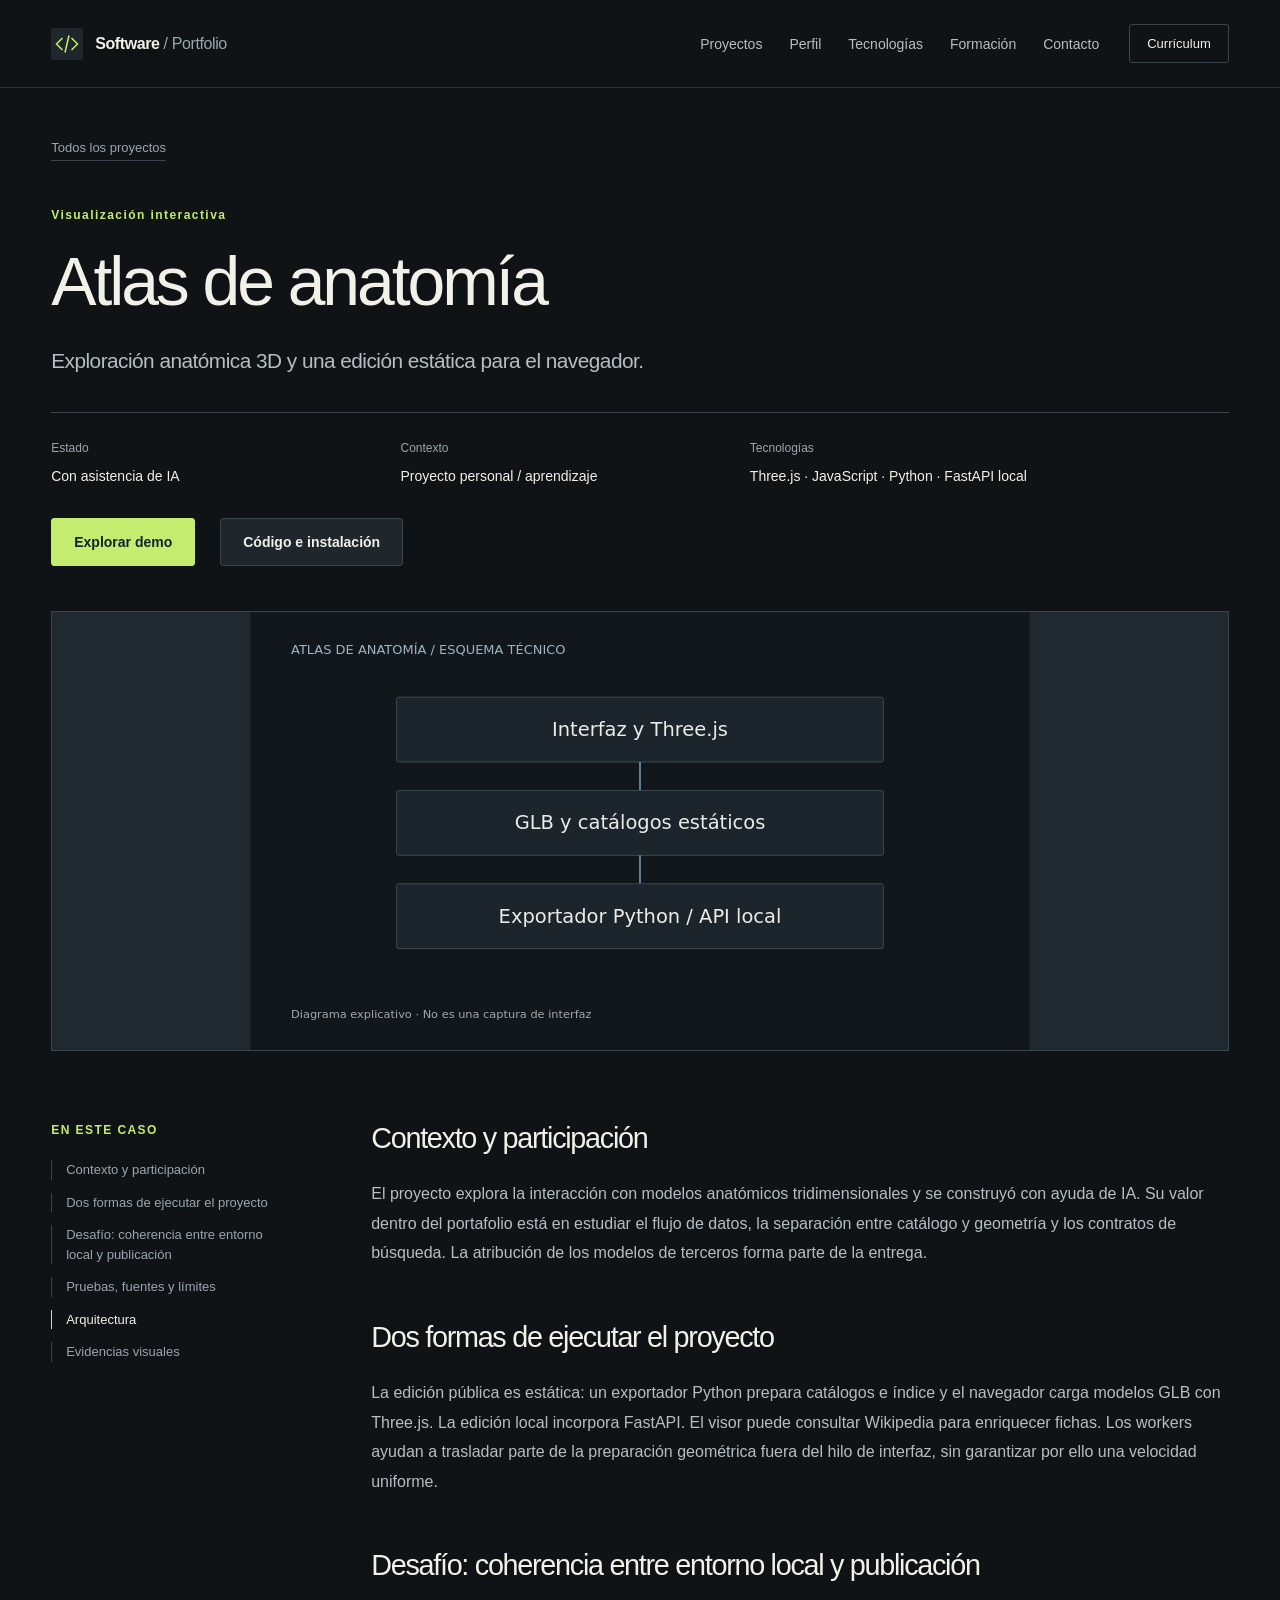
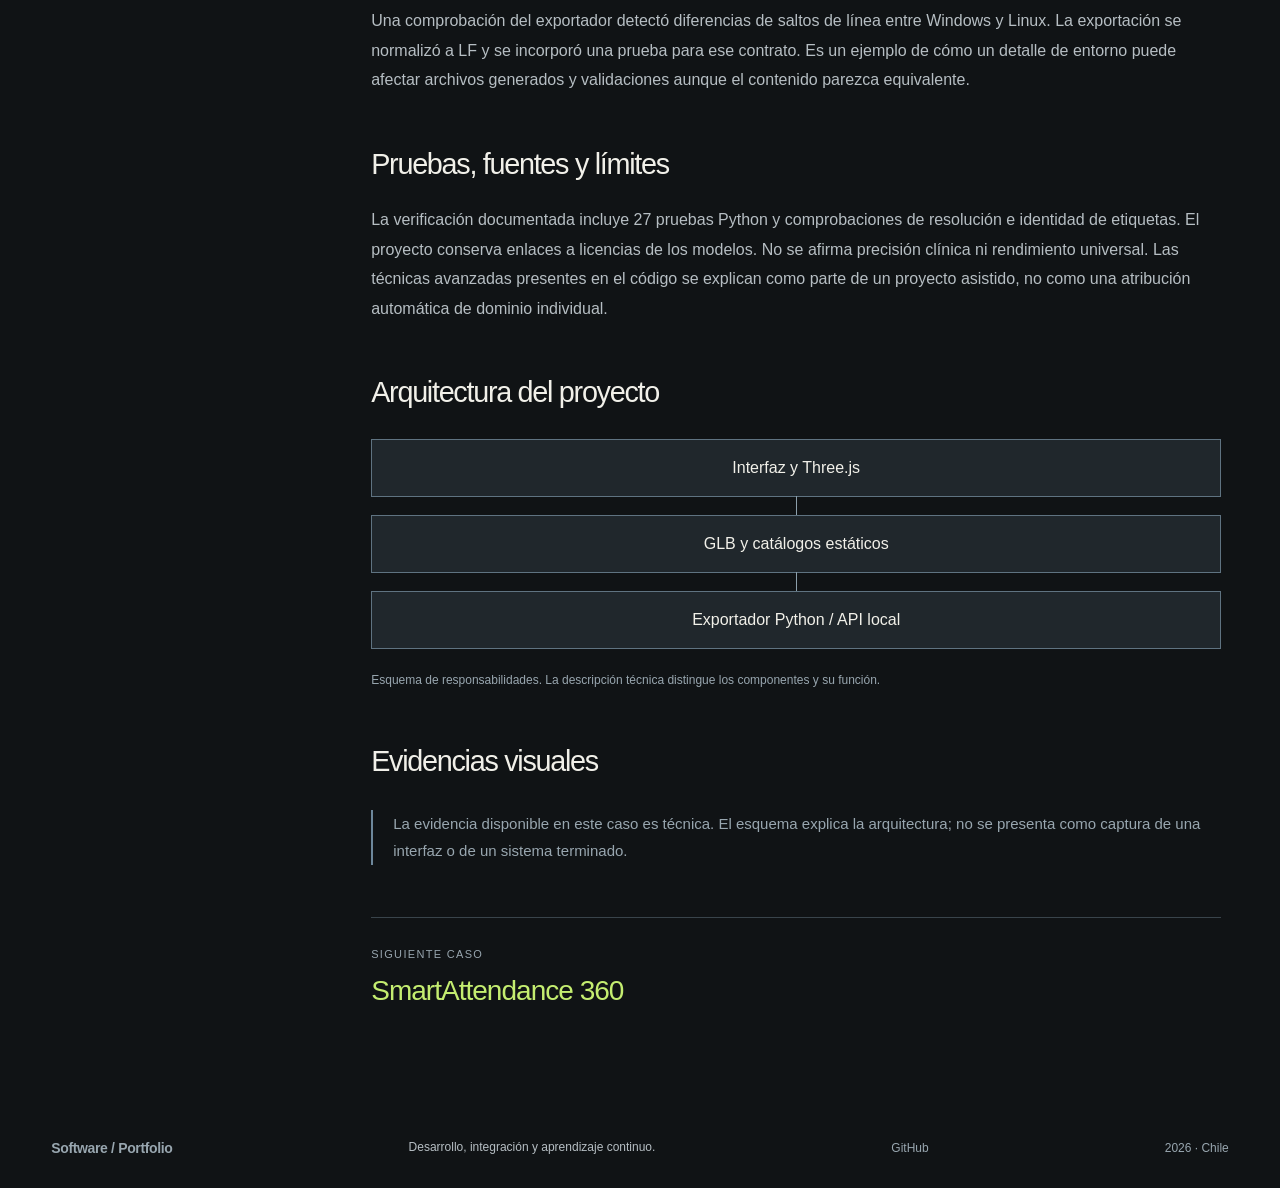
<file: proyectos/atlas.html>
<!doctype html><html lang="es"><head><meta charset="utf-8"><meta name="viewport" content="width=device-width,initial-scale=1"><title>Atlas de anatomía · Portafolio de software</title><meta name="description" content="Exploración anatómica 3D y una edición estática para el navegador."><meta name="theme-color" content="#101315"><meta name="color-scheme" content="dark"><link rel="canonical" href="https://bastiiiuuu.github.io/proyectos/atlas.html"><meta property="og:title" content="Atlas de anatomía"><meta property="og:description" content="Exploración anatómica 3D y una edición estática para el navegador."><meta property="og:type" content="website"><meta property="og:url" content="https://bastiiiuuu.github.io/proyectos/atlas.html"><meta property="og:image" content="https://bastiiiuuu.github.io/assets/social.png"><meta property="og:image:width" content="1200"><meta property="og:image:height" content="630"><meta name="twitter:card" content="summary_large_image"><link rel="icon" href="../assets/mark.svg" type="image/svg+xml"><link rel="stylesheet" href="../styles.css"><script src="../app.js" defer></script><script type="application/ld+json">{"@context": "https://schema.org", "@type": "CreativeWork", "name": "Atlas de anatomía", "description": "Exploración anatómica 3D y una edición estática para el navegador.", "url": "https://bastiiiuuu.github.io/proyectos/atlas.html", "inLanguage": "es-CL"}</script></head><body><a class="skip" href="#contenido">Saltar al contenido</a><header class="site-header"><nav class="wrap nav" aria-label="Principal"><a class="brand" href="../index.html"><img src="../assets/mark.svg" width="32" height="32" alt=""><span>Software<span class="brand-sub"> / Portfolio</span></span></a><button class="menu-toggle" aria-controls="nav-links" aria-expanded="false">Menú</button><div id="nav-links" class="nav-links"><a href="../index.html#proyectos">Proyectos</a><a href="../index.html#perfil">Perfil</a><a href="../index.html#tecnologias">Tecnologías</a><a href="../index.html#trayectoria">Formación</a><a href="../index.html#contacto">Contacto</a></div><a class="nav-cv" href="../curriculum.html">Currículum</a></nav></header><main id="contenido"><header class="case-hero wrap"><a class="breadcrumb" href="../index.html#proyectos">Todos los proyectos</a><p class="eyebrow">Visualización interactiva</p><h1>Atlas de anatomía</h1><p class="case-lead">Exploración anatómica 3D y una edición estática para el navegador.</p><div class="case-meta"><div><span>Estado</span><strong>Con asistencia de IA</strong></div><div><span>Contexto</span><strong>Proyecto personal / aprendizaje</strong></div><div><span>Tecnologías</span><strong>Three.js · JavaScript · Python · FastAPI local</strong></div></div><div class="actions"><a class="button primary" href="https://bastiiiuuu.github.io/anatomia-mvp/">Explorar demo</a><a class="button secondary" href="https://github.com/bastiiiuuu/anatomia-mvp">Código e instalación</a></div></header><div class="wrap case-cover atlas"><img class="" src="../assets/atlas-architecture.svg" alt="Exploración anatómica 3D y una edición estática para el navegador." width="960" height="540" loading="eager" decoding="async" fetchpriority="high"></div><div class="wrap case-layout"><aside class="case-toc"><p class="eyebrow">EN ESTE CASO</p><nav aria-label="Contenido del caso"><a href="#seccion-0">Contexto y participación</a><a href="#seccion-1">Dos formas de ejecutar el proyecto</a><a href="#seccion-2">Desafío: coherencia entre entorno local y publicación</a><a href="#seccion-3">Pruebas, fuentes y límites</a><a href="#arquitectura">Arquitectura</a><a href="#evidencias">Evidencias visuales</a></nav></aside><article class="case-article"><section id="seccion-0"><h2>Contexto y participación</h2><p>El proyecto explora la interacción con modelos anatómicos tridimensionales y se construyó con ayuda de IA. Su valor dentro del portafolio está en estudiar el flujo de datos, la separación entre catálogo y geometría y los contratos de búsqueda. La atribución de los modelos de terceros forma parte de la entrega.</p></section><section id="seccion-1"><h2>Dos formas de ejecutar el proyecto</h2><p>La edición pública es estática: un exportador Python prepara catálogos e índice y el navegador carga modelos GLB con Three.js. La edición local incorpora FastAPI. El visor puede consultar Wikipedia para enriquecer fichas. Los workers ayudan a trasladar parte de la preparación geométrica fuera del hilo de interfaz, sin garantizar por ello una velocidad uniforme.</p></section><section id="seccion-2"><h2>Desafío: coherencia entre entorno local y publicación</h2><p>Una comprobación del exportador detectó diferencias de saltos de línea entre Windows y Linux. La exportación se normalizó a LF y se incorporó una prueba para ese contrato. Es un ejemplo de cómo un detalle de entorno puede afectar archivos generados y validaciones aunque el contenido parezca equivalente.</p></section><section id="seccion-3"><h2>Pruebas, fuentes y límites</h2><p>La verificación documentada incluye 27 pruebas Python y comprobaciones de resolución e identidad de etiquetas. El proyecto conserva enlaces a licencias de los modelos. No se afirma precisión clínica ni rendimiento universal. Las técnicas avanzadas presentes en el código se explican como parte de un proyecto asistido, no como una atribución automática de dominio individual.</p></section><section id="arquitectura"><h2>Arquitectura del proyecto</h2><div class="architecture-flow" role="img" aria-label="Interfaz y Three.js conecta con GLB y catálogos estáticos conecta con Exportador Python / API local"><div>Interfaz y Three.js</div><div>GLB y catálogos estáticos</div><div>Exportador Python / API local</div></div><p class="gallery-note">Esquema de responsabilidades. La descripción técnica distingue los componentes y su función.</p></section><section id="evidencias"><h2>Evidencias visuales</h2><p class="evidence-note">La evidencia disponible en este caso es técnica. El esquema explica la arquitectura; no se presenta como captura de una interfaz o de un sistema terminado.</p></section><div class="case-next"><span>SIGUIENTE CASO</span><a href="smartattendance.html">SmartAttendance 360</a></div></article></div></main><dialog class="lightbox" aria-label="Imagen ampliada"><button type="button" class="lightbox-close" autofocus>Cerrar imagen</button><img alt=""><p></p></dialog><footer class="wrap footer"><a class="brand" href="../index.html">Software / Portfolio</a><p>Desarrollo, integración y aprendizaje continuo.</p><a href="https://github.com/bastiiiuuu">GitHub</a><span>2026 · Chile</span></footer></body></html>
</file>
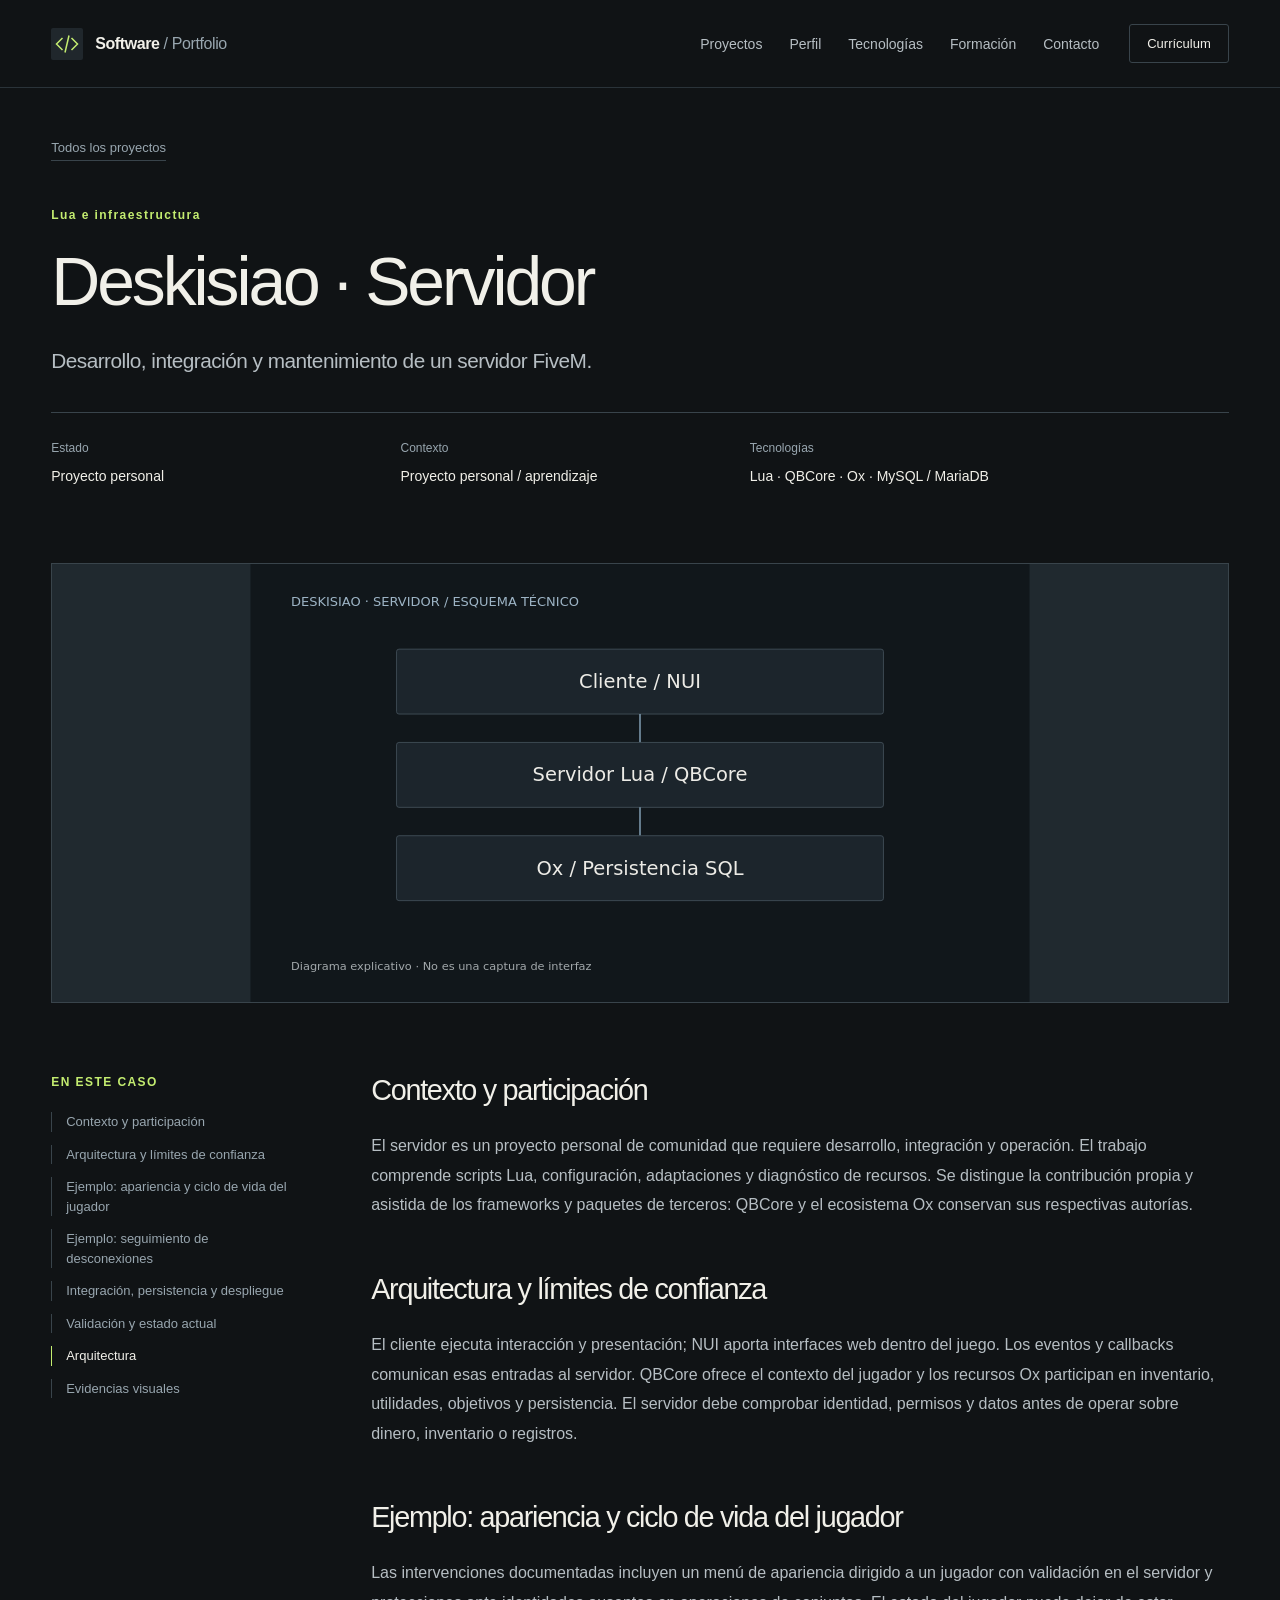
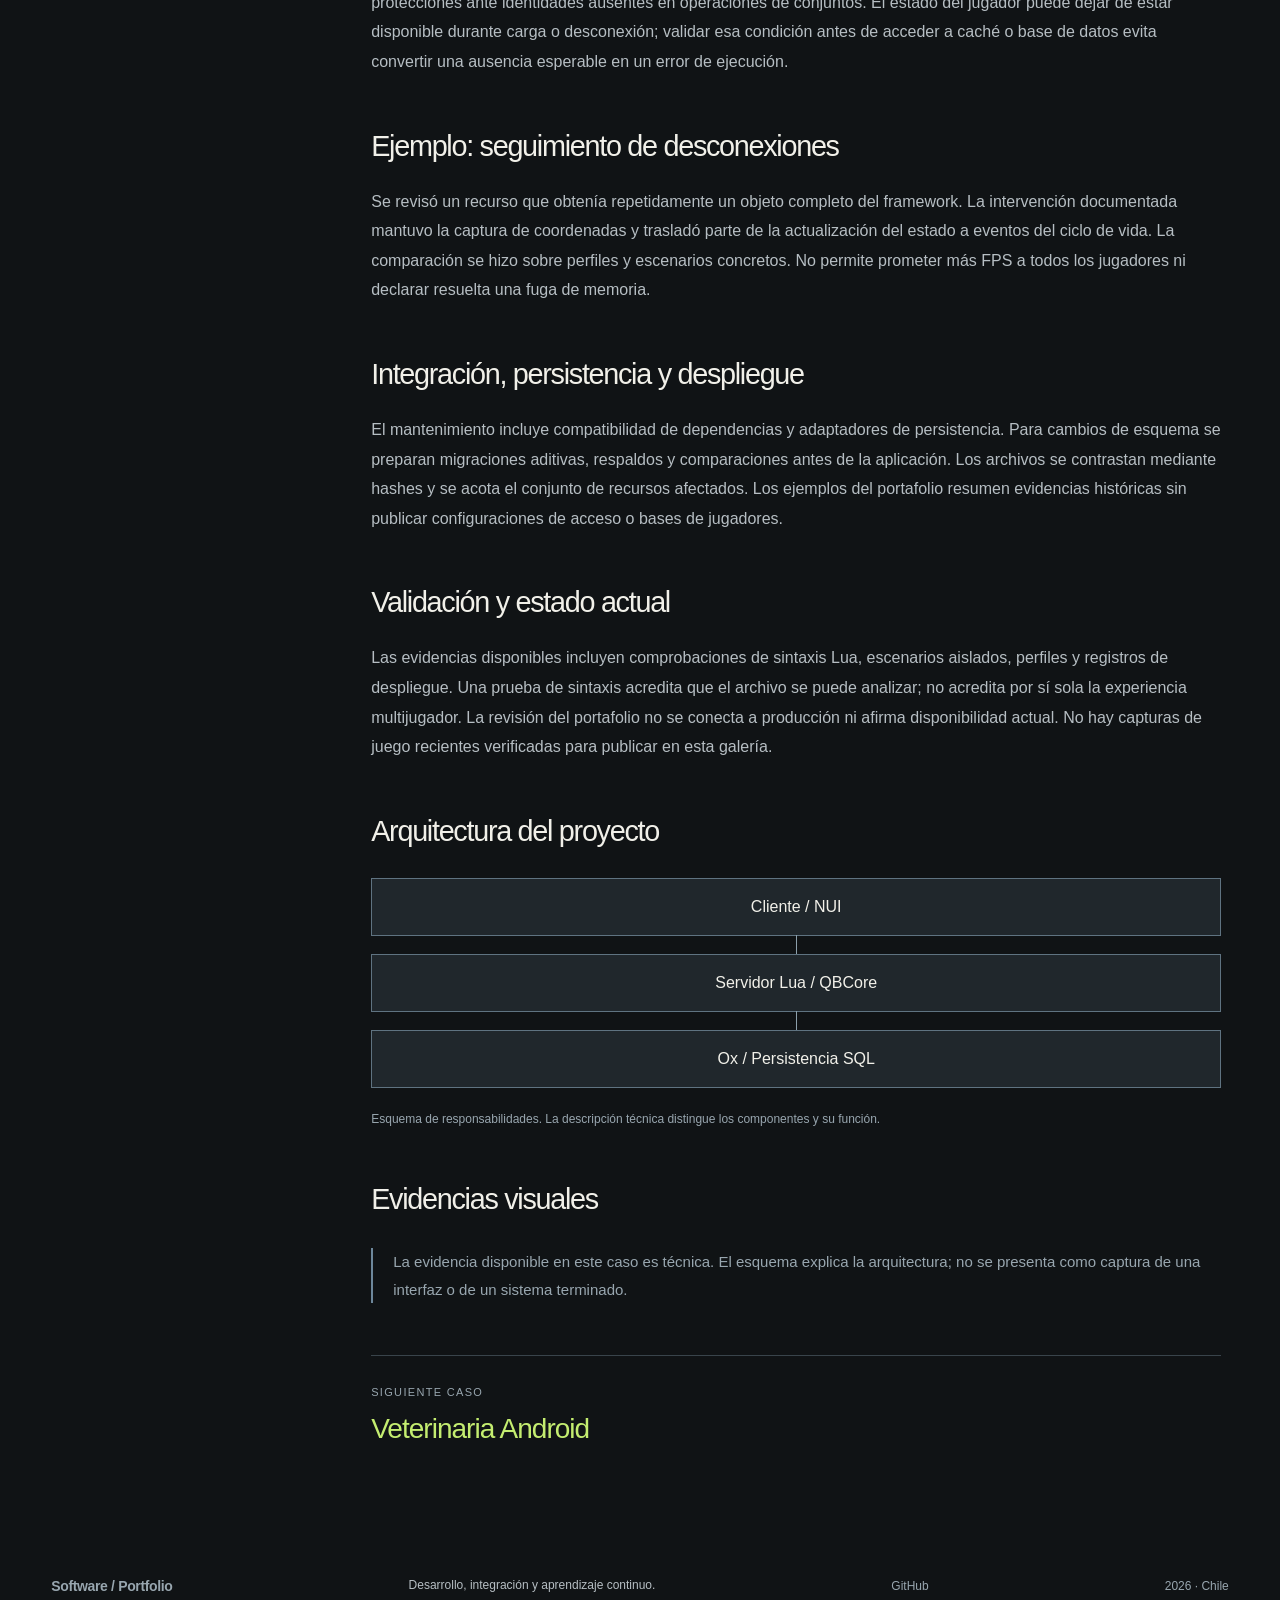
<file: proyectos/deskisiao-servidor.html>
<!doctype html><html lang="es"><head><meta charset="utf-8"><meta name="viewport" content="width=device-width,initial-scale=1"><title>Deskisiao · Servidor · Portafolio de software</title><meta name="description" content="Desarrollo, integración y mantenimiento de un servidor FiveM."><meta name="theme-color" content="#101315"><meta name="color-scheme" content="dark"><link rel="canonical" href="https://bastiiiuuu.github.io/proyectos/deskisiao-servidor.html"><meta property="og:title" content="Deskisiao · Servidor"><meta property="og:description" content="Desarrollo, integración y mantenimiento de un servidor FiveM."><meta property="og:type" content="website"><meta property="og:url" content="https://bastiiiuuu.github.io/proyectos/deskisiao-servidor.html"><meta property="og:image" content="https://bastiiiuuu.github.io/assets/social.png"><meta property="og:image:width" content="1200"><meta property="og:image:height" content="630"><meta name="twitter:card" content="summary_large_image"><link rel="icon" href="../assets/mark.svg" type="image/svg+xml"><link rel="stylesheet" href="../styles.css"><script src="../app.js" defer></script><script type="application/ld+json">{"@context": "https://schema.org", "@type": "CreativeWork", "name": "Deskisiao · Servidor", "description": "Desarrollo, integración y mantenimiento de un servidor FiveM.", "url": "https://bastiiiuuu.github.io/proyectos/deskisiao-servidor.html", "inLanguage": "es-CL"}</script></head><body><a class="skip" href="#contenido">Saltar al contenido</a><header class="site-header"><nav class="wrap nav" aria-label="Principal"><a class="brand" href="../index.html"><img src="../assets/mark.svg" width="32" height="32" alt=""><span>Software<span class="brand-sub"> / Portfolio</span></span></a><button class="menu-toggle" aria-controls="nav-links" aria-expanded="false">Menú</button><div id="nav-links" class="nav-links"><a href="../index.html#proyectos">Proyectos</a><a href="../index.html#perfil">Perfil</a><a href="../index.html#tecnologias">Tecnologías</a><a href="../index.html#trayectoria">Formación</a><a href="../index.html#contacto">Contacto</a></div><a class="nav-cv" href="../curriculum.html">Currículum</a></nav></header><main id="contenido"><header class="case-hero wrap"><a class="breadcrumb" href="../index.html#proyectos">Todos los proyectos</a><p class="eyebrow">Lua e infraestructura</p><h1>Deskisiao · Servidor</h1><p class="case-lead">Desarrollo, integración y mantenimiento de un servidor FiveM.</p><div class="case-meta"><div><span>Estado</span><strong>Proyecto personal</strong></div><div><span>Contexto</span><strong>Proyecto personal / aprendizaje</strong></div><div><span>Tecnologías</span><strong>Lua · QBCore · Ox · MySQL / MariaDB</strong></div></div><div class="actions"></div></header><div class="wrap case-cover deskisiao-servidor"><img class="" src="../assets/server-architecture.svg" alt="Desarrollo, integración y mantenimiento de un servidor FiveM." width="960" height="540" loading="eager" decoding="async" fetchpriority="high"></div><div class="wrap case-layout"><aside class="case-toc"><p class="eyebrow">EN ESTE CASO</p><nav aria-label="Contenido del caso"><a href="#seccion-0">Contexto y participación</a><a href="#seccion-1">Arquitectura y límites de confianza</a><a href="#seccion-2">Ejemplo: apariencia y ciclo de vida del jugador</a><a href="#seccion-3">Ejemplo: seguimiento de desconexiones</a><a href="#seccion-4">Integración, persistencia y despliegue</a><a href="#seccion-5">Validación y estado actual</a><a href="#arquitectura">Arquitectura</a><a href="#evidencias">Evidencias visuales</a></nav></aside><article class="case-article"><section id="seccion-0"><h2>Contexto y participación</h2><p>El servidor es un proyecto personal de comunidad que requiere desarrollo, integración y operación. El trabajo comprende scripts Lua, configuración, adaptaciones y diagnóstico de recursos. Se distingue la contribución propia y asistida de los frameworks y paquetes de terceros: QBCore y el ecosistema Ox conservan sus respectivas autorías.</p></section><section id="seccion-1"><h2>Arquitectura y límites de confianza</h2><p>El cliente ejecuta interacción y presentación; NUI aporta interfaces web dentro del juego. Los eventos y callbacks comunican esas entradas al servidor. QBCore ofrece el contexto del jugador y los recursos Ox participan en inventario, utilidades, objetivos y persistencia. El servidor debe comprobar identidad, permisos y datos antes de operar sobre dinero, inventario o registros.</p></section><section id="seccion-2"><h2>Ejemplo: apariencia y ciclo de vida del jugador</h2><p>Las intervenciones documentadas incluyen un menú de apariencia dirigido a un jugador con validación en el servidor y protecciones ante identidades ausentes en operaciones de conjuntos. El estado del jugador puede dejar de estar disponible durante carga o desconexión; validar esa condición antes de acceder a caché o base de datos evita convertir una ausencia esperable en un error de ejecución.</p></section><section id="seccion-3"><h2>Ejemplo: seguimiento de desconexiones</h2><p>Se revisó un recurso que obtenía repetidamente un objeto completo del framework. La intervención documentada mantuvo la captura de coordenadas y trasladó parte de la actualización del estado a eventos del ciclo de vida. La comparación se hizo sobre perfiles y escenarios concretos. No permite prometer más FPS a todos los jugadores ni declarar resuelta una fuga de memoria.</p></section><section id="seccion-4"><h2>Integración, persistencia y despliegue</h2><p>El mantenimiento incluye compatibilidad de dependencias y adaptadores de persistencia. Para cambios de esquema se preparan migraciones aditivas, respaldos y comparaciones antes de la aplicación. Los archivos se contrastan mediante hashes y se acota el conjunto de recursos afectados. Los ejemplos del portafolio resumen evidencias históricas sin publicar configuraciones de acceso o bases de jugadores.</p></section><section id="seccion-5"><h2>Validación y estado actual</h2><p>Las evidencias disponibles incluyen comprobaciones de sintaxis Lua, escenarios aislados, perfiles y registros de despliegue. Una prueba de sintaxis acredita que el archivo se puede analizar; no acredita por sí sola la experiencia multijugador. La revisión del portafolio no se conecta a producción ni afirma disponibilidad actual. No hay capturas de juego recientes verificadas para publicar en esta galería.</p></section><section id="arquitectura"><h2>Arquitectura del proyecto</h2><div class="architecture-flow" role="img" aria-label="Cliente / NUI conecta con Servidor Lua / QBCore conecta con Ox / Persistencia SQL"><div>Cliente / NUI</div><div>Servidor Lua / QBCore</div><div>Ox / Persistencia SQL</div></div><p class="gallery-note">Esquema de responsabilidades. La descripción técnica distingue los componentes y su función.</p></section><section id="evidencias"><h2>Evidencias visuales</h2><p class="evidence-note">La evidencia disponible en este caso es técnica. El esquema explica la arquitectura; no se presenta como captura de una interfaz o de un sistema terminado.</p></section><div class="case-next"><span>SIGUIENTE CASO</span><a href="agenda-android.html">Veterinaria Android</a></div></article></div></main><dialog class="lightbox" aria-label="Imagen ampliada"><button type="button" class="lightbox-close" autofocus>Cerrar imagen</button><img alt=""><p></p></dialog><footer class="wrap footer"><a class="brand" href="../index.html">Software / Portfolio</a><p>Desarrollo, integración y aprendizaje continuo.</p><a href="https://github.com/bastiiiuuu">GitHub</a><span>2026 · Chile</span></footer></body></html>
</file>
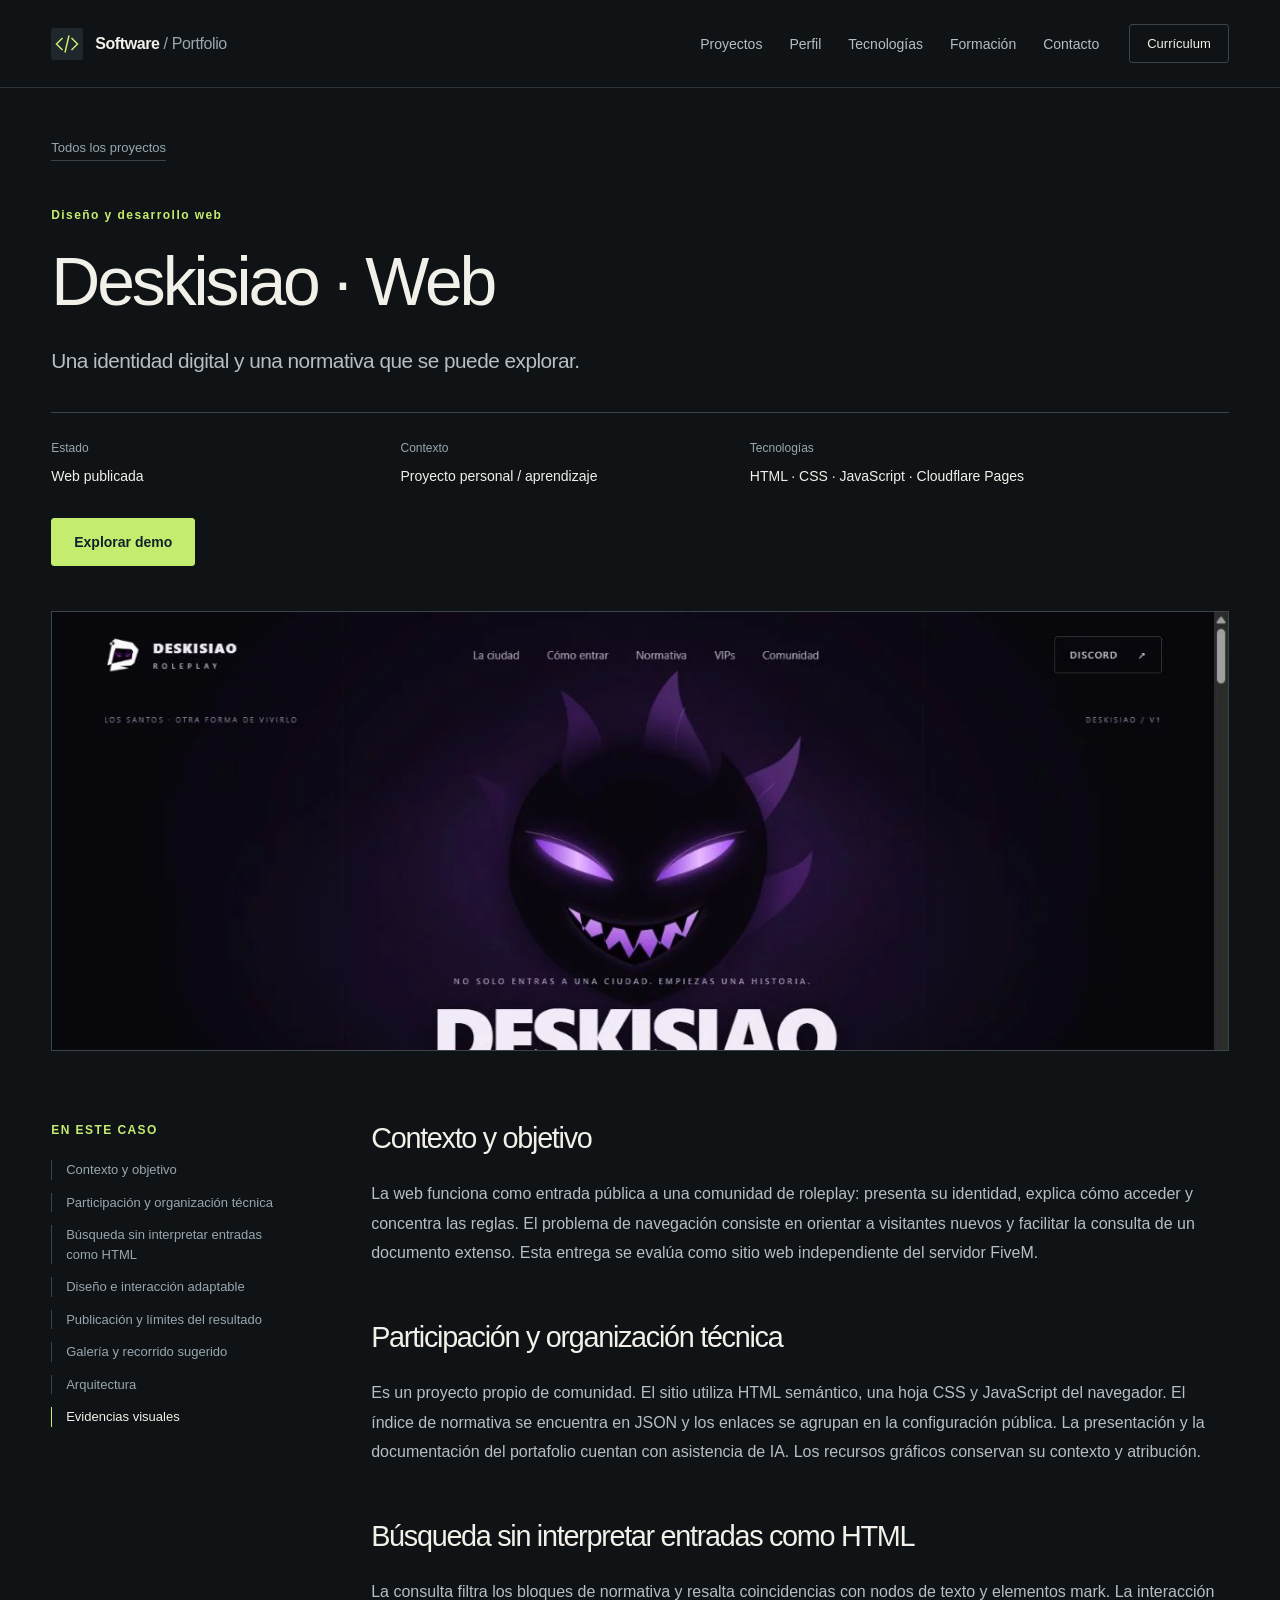
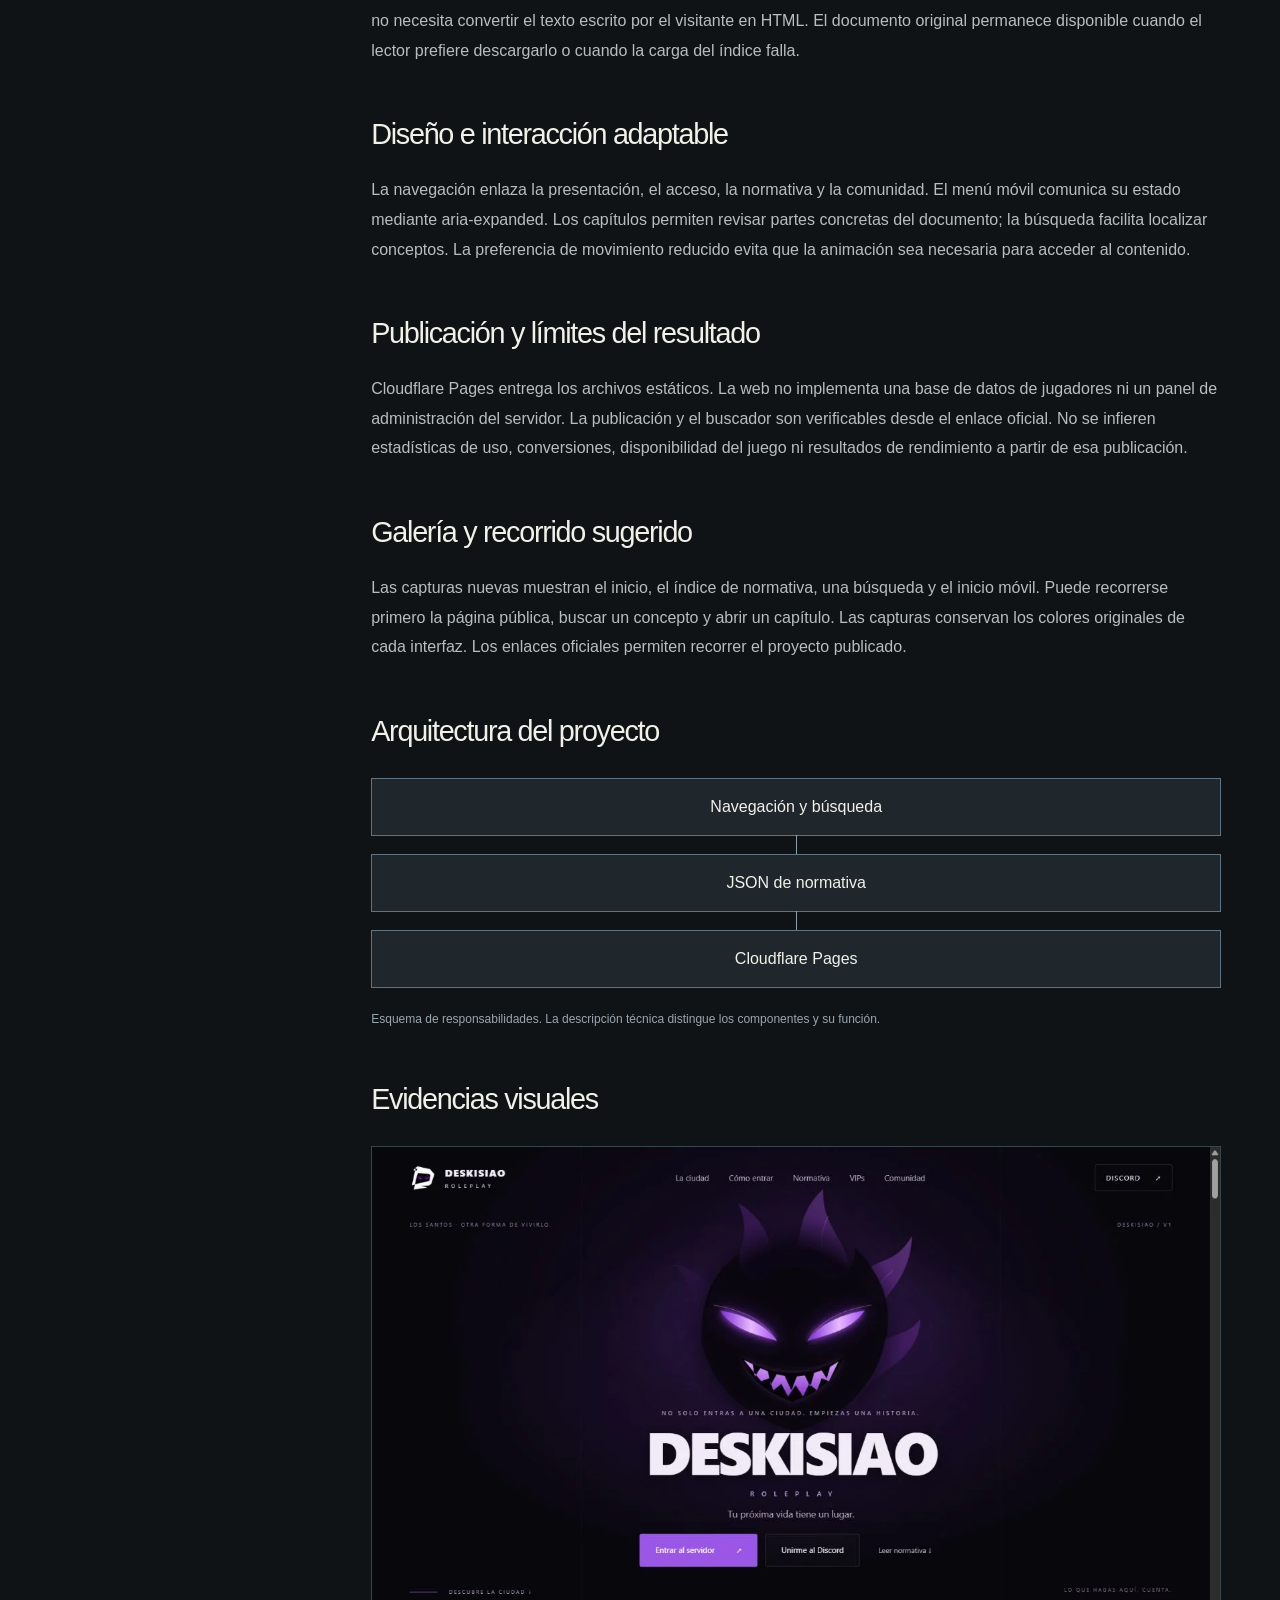
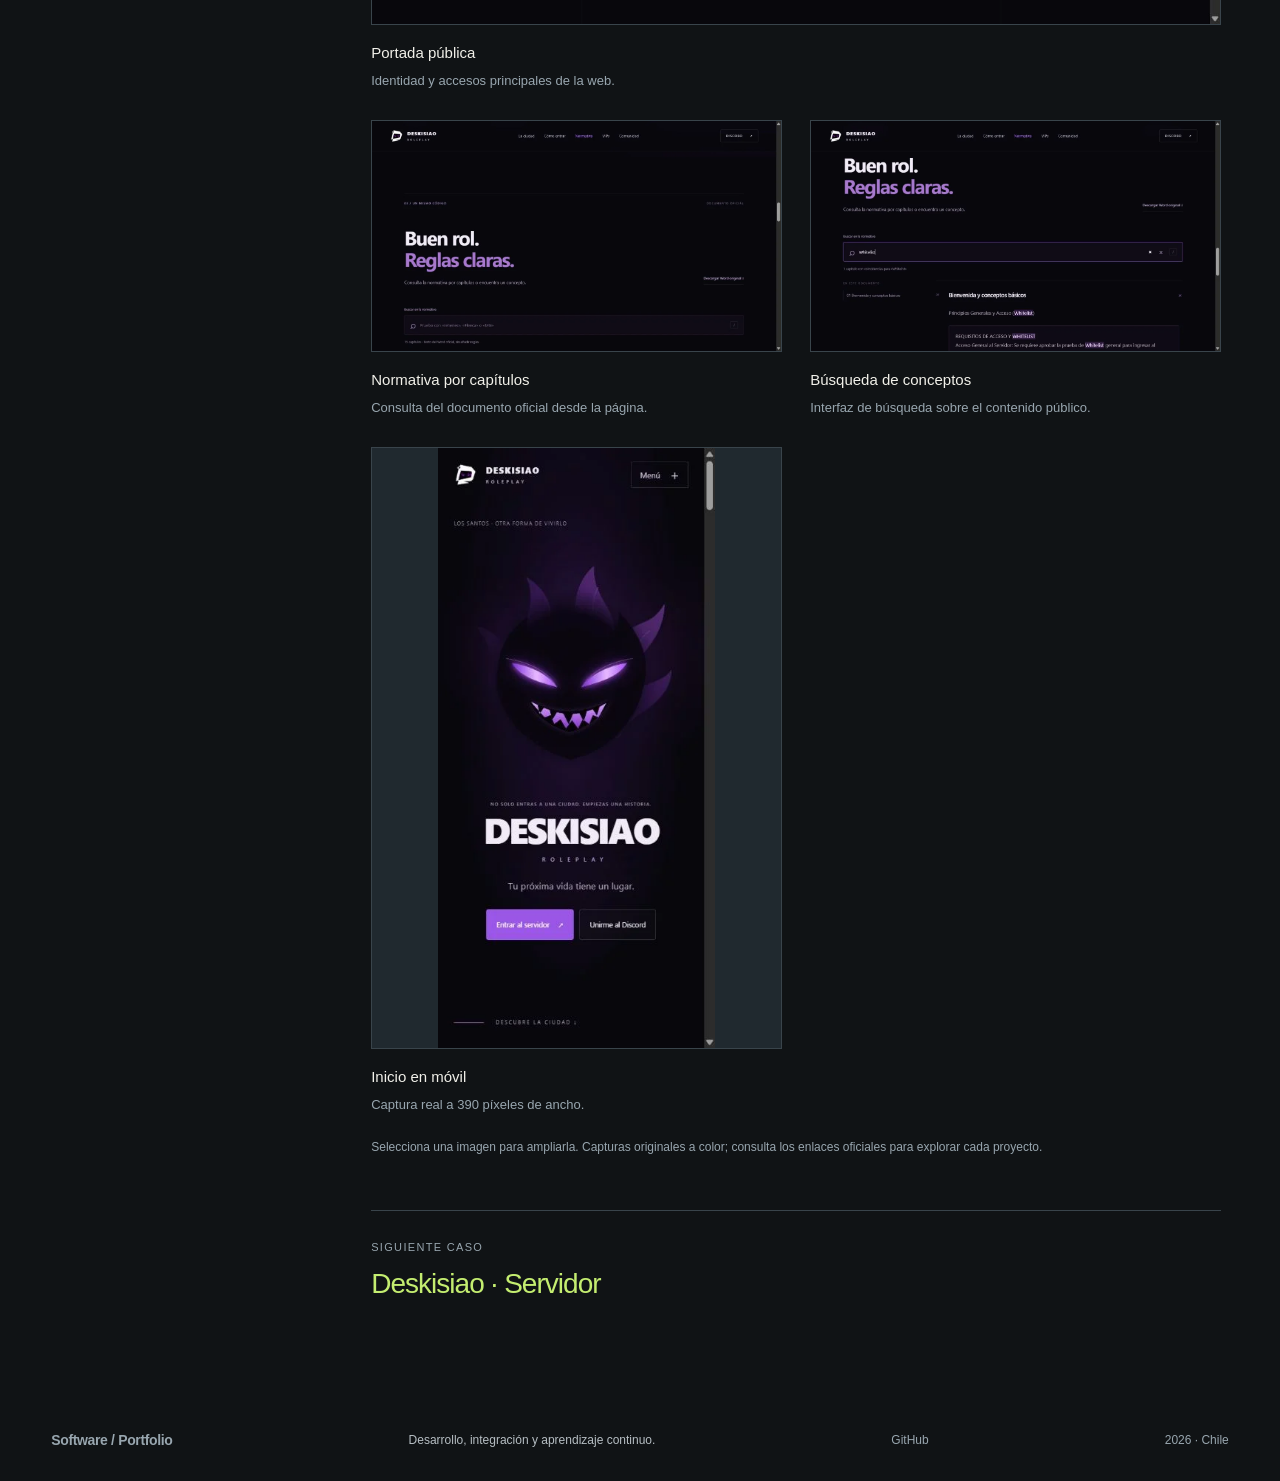
<file: proyectos/deskisiao.html>
<!doctype html><html lang="es"><head><meta charset="utf-8"><meta name="viewport" content="width=device-width,initial-scale=1"><title>Deskisiao · Web · Portafolio de software</title><meta name="description" content="Una identidad digital y una normativa que se puede explorar."><meta name="theme-color" content="#101315"><meta name="color-scheme" content="dark"><link rel="canonical" href="https://bastiiiuuu.github.io/proyectos/deskisiao.html"><meta property="og:title" content="Deskisiao · Web"><meta property="og:description" content="Una identidad digital y una normativa que se puede explorar."><meta property="og:type" content="website"><meta property="og:url" content="https://bastiiiuuu.github.io/proyectos/deskisiao.html"><meta property="og:image" content="https://bastiiiuuu.github.io/assets/social.png"><meta property="og:image:width" content="1200"><meta property="og:image:height" content="630"><meta name="twitter:card" content="summary_large_image"><link rel="icon" href="../assets/mark.svg" type="image/svg+xml"><link rel="stylesheet" href="../styles.css"><script src="../app.js" defer></script><script type="application/ld+json">{"@context": "https://schema.org", "@type": "CreativeWork", "name": "Deskisiao · Web", "description": "Una identidad digital y una normativa que se puede explorar.", "url": "https://bastiiiuuu.github.io/proyectos/deskisiao.html", "inLanguage": "es-CL"}</script></head><body><a class="skip" href="#contenido">Saltar al contenido</a><header class="site-header"><nav class="wrap nav" aria-label="Principal"><a class="brand" href="../index.html"><img src="../assets/mark.svg" width="32" height="32" alt=""><span>Software<span class="brand-sub"> / Portfolio</span></span></a><button class="menu-toggle" aria-controls="nav-links" aria-expanded="false">Menú</button><div id="nav-links" class="nav-links"><a href="../index.html#proyectos">Proyectos</a><a href="../index.html#perfil">Perfil</a><a href="../index.html#tecnologias">Tecnologías</a><a href="../index.html#trayectoria">Formación</a><a href="../index.html#contacto">Contacto</a></div><a class="nav-cv" href="../curriculum.html">Currículum</a></nav></header><main id="contenido"><header class="case-hero wrap"><a class="breadcrumb" href="../index.html#proyectos">Todos los proyectos</a><p class="eyebrow">Diseño y desarrollo web</p><h1>Deskisiao · Web</h1><p class="case-lead">Una identidad digital y una normativa que se puede explorar.</p><div class="case-meta"><div><span>Estado</span><strong>Web publicada</strong></div><div><span>Contexto</span><strong>Proyecto personal / aprendizaje</strong></div><div><span>Tecnologías</span><strong>HTML · CSS · JavaScript · Cloudflare Pages</strong></div></div><div class="actions"><a class="button primary" href="https://deskisiao.pages.dev/">Explorar demo</a></div></header><div class="wrap case-cover deskisiao"><img srcset="../assets/deskisiao-inicio-480.webp 480w, ../assets/deskisiao-inicio-800.webp 800w, ../assets/deskisiao-inicio.webp 1265w" sizes="(max-width:800px) calc(100vw - 40px), 1000px" class="" src="../assets/deskisiao-inicio.webp" alt="Una identidad digital y una normativa que se puede explorar." width="1265" height="712" loading="eager" decoding="async" fetchpriority="high"></div><div class="wrap case-layout"><aside class="case-toc"><p class="eyebrow">EN ESTE CASO</p><nav aria-label="Contenido del caso"><a href="#seccion-0">Contexto y objetivo</a><a href="#seccion-1">Participación y organización técnica</a><a href="#seccion-2">Búsqueda sin interpretar entradas como HTML</a><a href="#seccion-3">Diseño e interacción adaptable</a><a href="#seccion-4">Publicación y límites del resultado</a><a href="#seccion-5">Galería y recorrido sugerido</a><a href="#arquitectura">Arquitectura</a><a href="#evidencias">Evidencias visuales</a></nav></aside><article class="case-article"><section id="seccion-0"><h2>Contexto y objetivo</h2><p>La web funciona como entrada pública a una comunidad de roleplay: presenta su identidad, explica cómo acceder y concentra las reglas. El problema de navegación consiste en orientar a visitantes nuevos y facilitar la consulta de un documento extenso. Esta entrega se evalúa como sitio web independiente del servidor FiveM.</p></section><section id="seccion-1"><h2>Participación y organización técnica</h2><p>Es un proyecto propio de comunidad. El sitio utiliza HTML semántico, una hoja CSS y JavaScript del navegador. El índice de normativa se encuentra en JSON y los enlaces se agrupan en la configuración pública. La presentación y la documentación del portafolio cuentan con asistencia de IA. Los recursos gráficos conservan su contexto y atribución.</p></section><section id="seccion-2"><h2>Búsqueda sin interpretar entradas como HTML</h2><p>La consulta filtra los bloques de normativa y resalta coincidencias con nodos de texto y elementos mark. La interacción no necesita convertir el texto escrito por el visitante en HTML. El documento original permanece disponible cuando el lector prefiere descargarlo o cuando la carga del índice falla.</p></section><section id="seccion-3"><h2>Diseño e interacción adaptable</h2><p>La navegación enlaza la presentación, el acceso, la normativa y la comunidad. El menú móvil comunica su estado mediante aria-expanded. Los capítulos permiten revisar partes concretas del documento; la búsqueda facilita localizar conceptos. La preferencia de movimiento reducido evita que la animación sea necesaria para acceder al contenido.</p></section><section id="seccion-4"><h2>Publicación y límites del resultado</h2><p>Cloudflare Pages entrega los archivos estáticos. La web no implementa una base de datos de jugadores ni un panel de administración del servidor. La publicación y el buscador son verificables desde el enlace oficial. No se infieren estadísticas de uso, conversiones, disponibilidad del juego ni resultados de rendimiento a partir de esa publicación.</p></section><section id="seccion-5"><h2>Galería y recorrido sugerido</h2><p>Las capturas nuevas muestran el inicio, el índice de normativa, una búsqueda y el inicio móvil. Puede recorrerse primero la página pública, buscar un concepto y abrir un capítulo. Las capturas conservan los colores originales de cada interfaz. Los enlaces oficiales permiten recorrer el proyecto publicado.</p></section><section id="arquitectura"><h2>Arquitectura del proyecto</h2><div class="architecture-flow" role="img" aria-label="Navegación y búsqueda conecta con JSON de normativa conecta con Cloudflare Pages"><div>Navegación y búsqueda</div><div>JSON de normativa</div><div>Cloudflare Pages</div></div><p class="gallery-note">Esquema de responsabilidades. La descripción técnica distingue los componentes y su función.</p></section><section id="evidencias"><h2>Evidencias visuales</h2><div class="gallery"><figure><a class="gallery-image" href="../assets/deskisiao-inicio.webp" data-lightbox aria-label="Ampliar: Portada pública"><img srcset="../assets/deskisiao-inicio-480.webp 480w, ../assets/deskisiao-inicio-800.webp 800w, ../assets/deskisiao-inicio.webp 1265w" sizes="(max-width:800px) calc(100vw - 40px), 1000px" class="" src="../assets/deskisiao-inicio.webp" alt="Portada pública" width="1265" height="712" loading="lazy" decoding="async"></a><figcaption><strong>Portada pública</strong><span>Identidad y accesos principales de la web.</span></figcaption></figure><figure><a class="gallery-image" href="../assets/deskisiao-normativa.webp" data-lightbox aria-label="Ampliar: Normativa por capítulos"><img srcset="../assets/deskisiao-normativa-480.webp 480w, ../assets/deskisiao-normativa-800.webp 800w, ../assets/deskisiao-normativa.webp 1265w" sizes="(max-width:800px) calc(100vw - 40px), 1000px" class="" src="../assets/deskisiao-normativa.webp" alt="Normativa por capítulos" width="1265" height="712" loading="lazy" decoding="async"></a><figcaption><strong>Normativa por capítulos</strong><span>Consulta del documento oficial desde la página.</span></figcaption></figure><figure><a class="gallery-image" href="../assets/deskisiao-busqueda.webp" data-lightbox aria-label="Ampliar: Búsqueda de conceptos"><img srcset="../assets/deskisiao-busqueda-480.webp 480w, ../assets/deskisiao-busqueda-800.webp 800w, ../assets/deskisiao-busqueda.webp 1265w" sizes="(max-width:800px) calc(100vw - 40px), 1000px" class="" src="../assets/deskisiao-busqueda.webp" alt="Búsqueda de conceptos" width="1265" height="712" loading="lazy" decoding="async"></a><figcaption><strong>Búsqueda de conceptos</strong><span>Interfaz de búsqueda sobre el contenido público.</span></figcaption></figure><figure><a class="gallery-image" href="../assets/deskisiao-movil.webp" data-lightbox aria-label="Ampliar: Inicio en móvil"><img srcset="../assets/deskisiao-movil.webp 375w" sizes="(max-width:800px) calc(100vw - 40px), 1000px" class="" src="../assets/deskisiao-movil.webp" alt="Inicio en móvil" width="375" height="811" loading="lazy" decoding="async"></a><figcaption><strong>Inicio en móvil</strong><span>Captura real a 390 píxeles de ancho.</span></figcaption></figure></div><p class="gallery-note">Selecciona una imagen para ampliarla. Capturas originales a color; consulta los enlaces oficiales para explorar cada proyecto.</p></section><div class="case-next"><span>SIGUIENTE CASO</span><a href="deskisiao-servidor.html">Deskisiao · Servidor</a></div></article></div></main><dialog class="lightbox" aria-label="Imagen ampliada"><button type="button" class="lightbox-close" autofocus>Cerrar imagen</button><img alt=""><p></p></dialog><footer class="wrap footer"><a class="brand" href="../index.html">Software / Portfolio</a><p>Desarrollo, integración y aprendizaje continuo.</p><a href="https://github.com/bastiiiuuu">GitHub</a><span>2026 · Chile</span></footer></body></html>
</file>
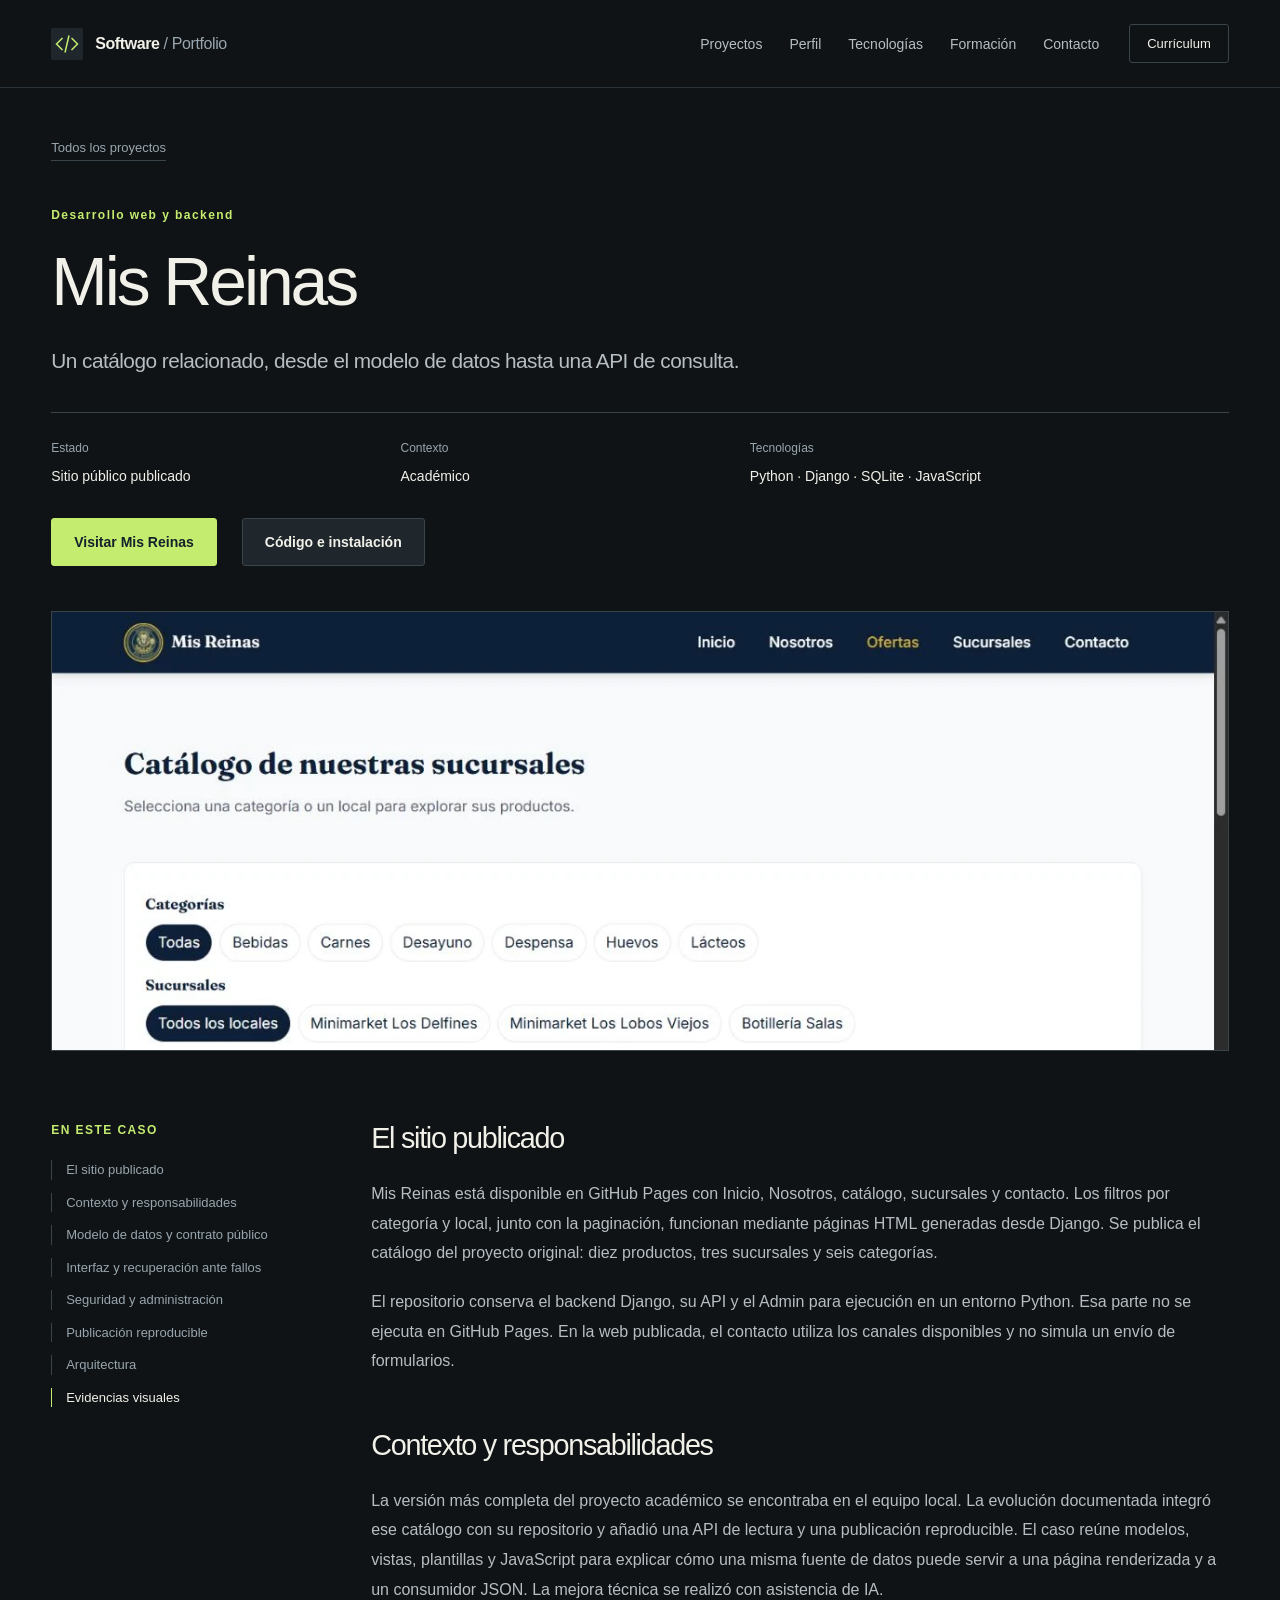
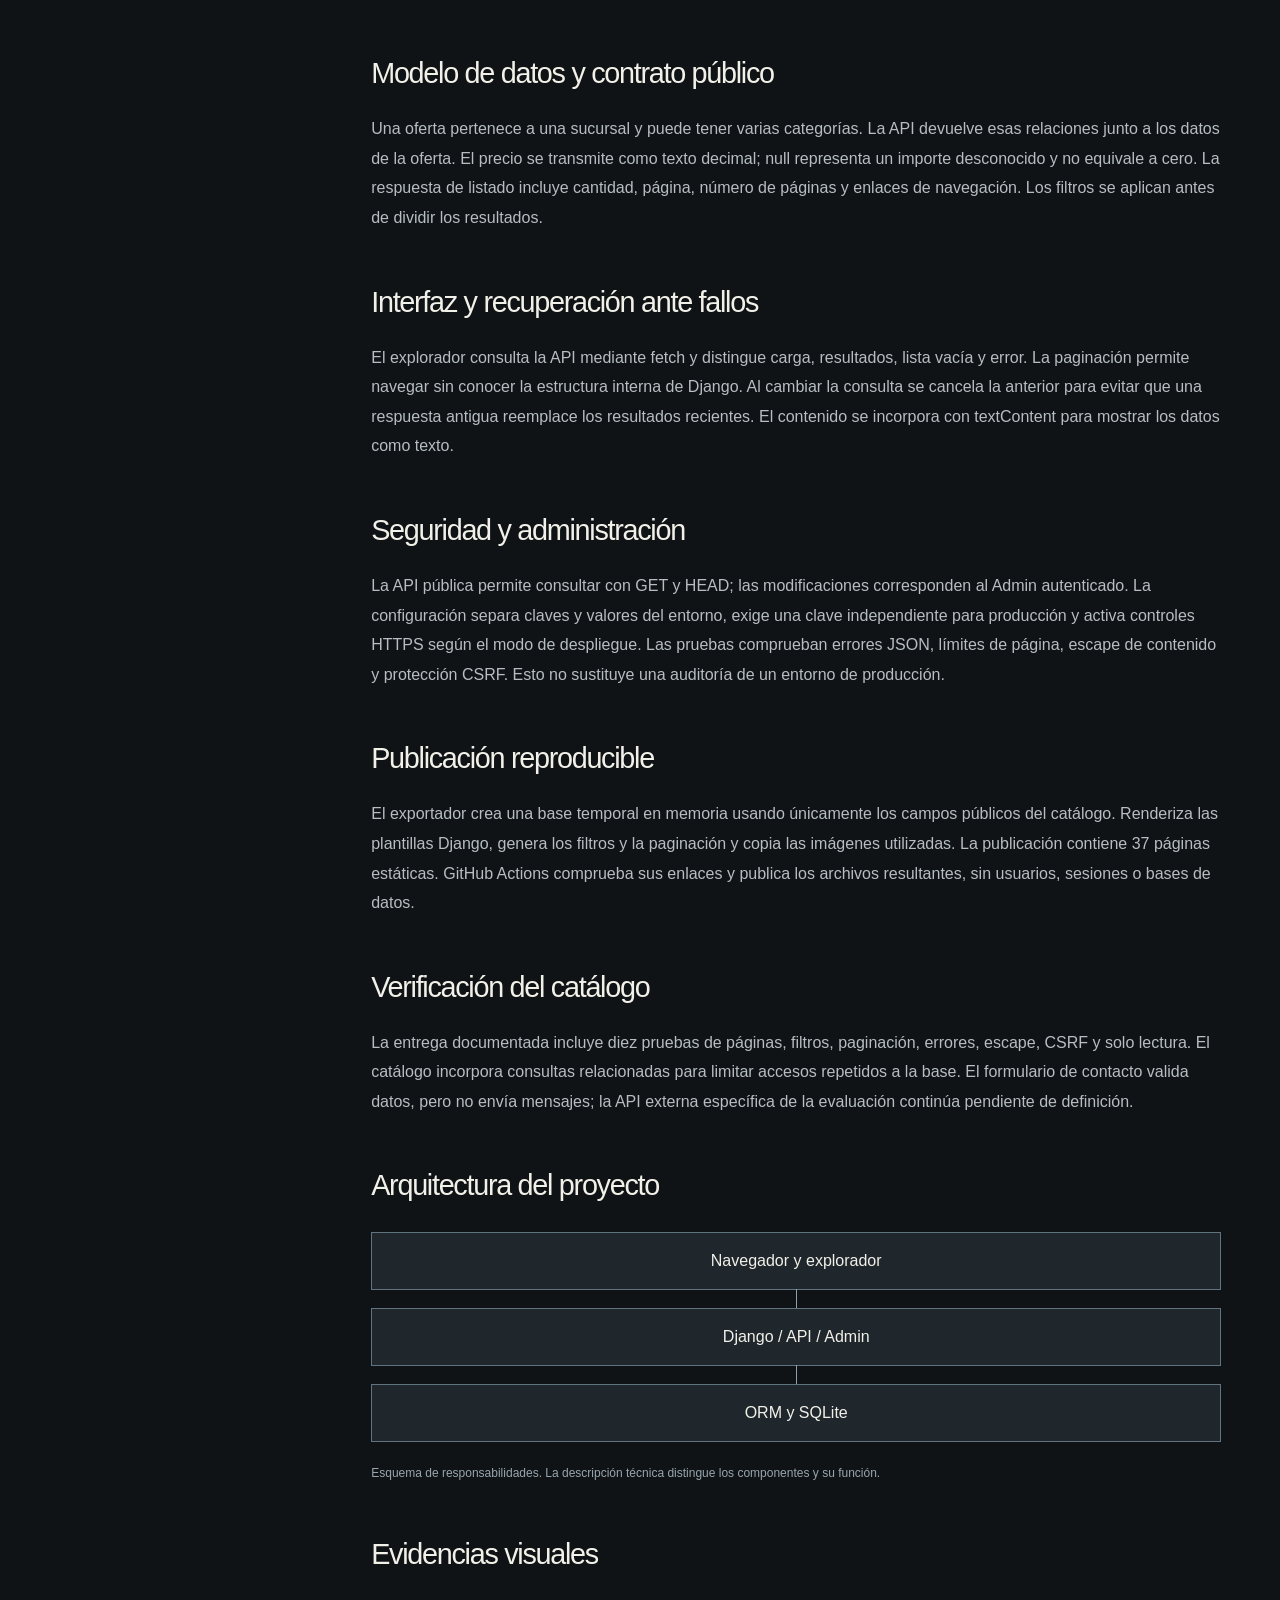
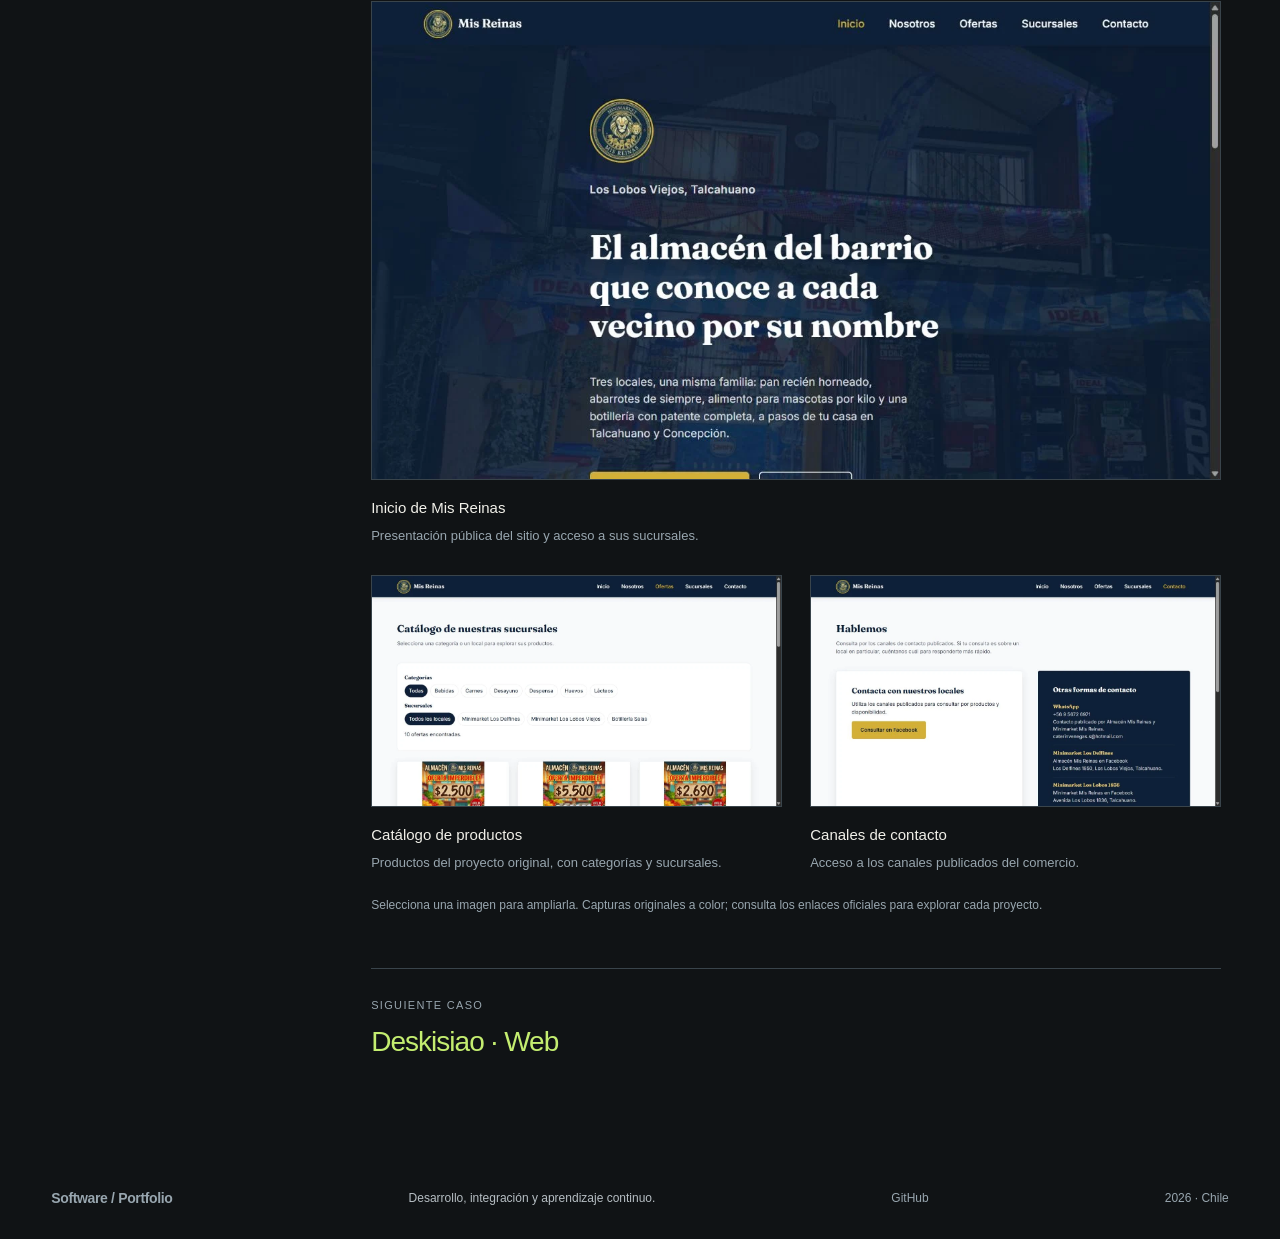
<file: proyectos/misreinas.html>
<!doctype html><html lang="es"><head><meta charset="utf-8"><meta name="viewport" content="width=device-width,initial-scale=1"><title>Mis Reinas · Portafolio de software</title><meta name="description" content="Un catálogo relacionado, desde el modelo de datos hasta una API de consulta."><meta name="theme-color" content="#101315"><meta name="color-scheme" content="dark"><link rel="canonical" href="https://bastiiiuuu.github.io/proyectos/misreinas.html"><meta property="og:title" content="Mis Reinas"><meta property="og:description" content="Un catálogo relacionado, desde el modelo de datos hasta una API de consulta."><meta property="og:type" content="website"><meta property="og:url" content="https://bastiiiuuu.github.io/proyectos/misreinas.html"><meta property="og:image" content="https://bastiiiuuu.github.io/assets/social.png"><meta property="og:image:width" content="1200"><meta property="og:image:height" content="630"><meta name="twitter:card" content="summary_large_image"><link rel="icon" href="../assets/mark.svg" type="image/svg+xml"><link rel="stylesheet" href="../styles.css"><script src="../app.js" defer></script><script type="application/ld+json">{"@context": "https://schema.org", "@type": "CreativeWork", "name": "Mis Reinas", "description": "Un catálogo relacionado, desde el modelo de datos hasta una API de consulta.", "url": "https://bastiiiuuu.github.io/proyectos/misreinas.html", "inLanguage": "es-CL"}</script></head><body><a class="skip" href="#contenido">Saltar al contenido</a><header class="site-header"><nav class="wrap nav" aria-label="Principal"><a class="brand" href="../index.html"><img src="../assets/mark.svg" width="32" height="32" alt=""><span>Software<span class="brand-sub"> / Portfolio</span></span></a><button class="menu-toggle" aria-controls="nav-links" aria-expanded="false">Menú</button><div id="nav-links" class="nav-links"><a href="../index.html#proyectos">Proyectos</a><a href="../index.html#perfil">Perfil</a><a href="../index.html#tecnologias">Tecnologías</a><a href="../index.html#trayectoria">Formación</a><a href="../index.html#contacto">Contacto</a></div><a class="nav-cv" href="../curriculum.html">Currículum</a></nav></header><main id="contenido"><header class="case-hero wrap"><a class="breadcrumb" href="../index.html#proyectos">Todos los proyectos</a><p class="eyebrow">Desarrollo web y backend</p><h1>Mis Reinas</h1><p class="case-lead">Un catálogo relacionado, desde el modelo de datos hasta una API de consulta.</p><div class="case-meta"><div><span>Estado</span><strong>Sitio público publicado</strong></div><div><span>Contexto</span><strong>Académico</strong></div><div><span>Tecnologías</span><strong>Python · Django · SQLite · JavaScript</strong></div></div><div class="actions"><a class="button primary" href="https://bastiiiuuu.github.io/Misreinas/">Visitar Mis Reinas</a><a class="button secondary" href="https://github.com/bastiiiuuu/Misreinas">Código e instalación</a></div></header><div class="wrap case-cover misreinas"><img srcset="../assets/misreinas-publica-catalogo-480.webp 480w, ../assets/misreinas-publica-catalogo-800.webp 800w, ../assets/misreinas-publica-catalogo.webp 1265w" sizes="(max-width:800px) calc(100vw - 40px), 1000px" class="" src="../assets/misreinas-publica-catalogo.webp" alt="Un catálogo relacionado, desde el modelo de datos hasta una API de consulta." width="1265" height="712" loading="eager" decoding="async" fetchpriority="high"></div><div class="wrap case-layout"><aside class="case-toc"><p class="eyebrow">EN ESTE CASO</p><nav aria-label="Contenido del caso"><a href="#seccion-0">El sitio publicado</a><a href="#seccion-1">Contexto y responsabilidades</a><a href="#seccion-2">Modelo de datos y contrato público</a><a href="#seccion-3">Interfaz y recuperación ante fallos</a><a href="#seccion-4">Seguridad y administración</a><a href="#seccion-5">Publicación reproducible</a><a href="#arquitectura">Arquitectura</a><a href="#evidencias">Evidencias visuales</a></nav></aside><article class="case-article"><section id="seccion-0"><h2>El sitio publicado</h2><p>Mis Reinas está disponible en GitHub Pages con Inicio, Nosotros, catálogo, sucursales y contacto. Los filtros por categoría y local, junto con la paginación, funcionan mediante páginas HTML generadas desde Django. Se publica el catálogo del proyecto original: diez productos, tres sucursales y seis categorías.</p><p>El repositorio conserva el backend Django, su API y el Admin para ejecución en un entorno Python. Esa parte no se ejecuta en GitHub Pages. En la web publicada, el contacto utiliza los canales disponibles y no simula un envío de formularios.</p></section><section id="seccion-1"><h2>Contexto y responsabilidades</h2><p>La versión más completa del proyecto académico se encontraba en el equipo local. La evolución documentada integró ese catálogo con su repositorio y añadió una API de lectura y una publicación reproducible. El caso reúne modelos, vistas, plantillas y JavaScript para explicar cómo una misma fuente de datos puede servir a una página renderizada y a un consumidor JSON. La mejora técnica se realizó con asistencia de IA.</p></section><section id="seccion-2"><h2>Modelo de datos y contrato público</h2><p>Una oferta pertenece a una sucursal y puede tener varias categorías. La API devuelve esas relaciones junto a los datos de la oferta. El precio se transmite como texto decimal; null representa un importe desconocido y no equivale a cero. La respuesta de listado incluye cantidad, página, número de páginas y enlaces de navegación. Los filtros se aplican antes de dividir los resultados.</p></section><section id="seccion-3"><h2>Interfaz y recuperación ante fallos</h2><p>El explorador consulta la API mediante fetch y distingue carga, resultados, lista vacía y error. La paginación permite navegar sin conocer la estructura interna de Django. Al cambiar la consulta se cancela la anterior para evitar que una respuesta antigua reemplace los resultados recientes. El contenido se incorpora con textContent para mostrar los datos como texto.</p></section><section id="seccion-4"><h2>Seguridad y administración</h2><p>La API pública permite consultar con GET y HEAD; las modificaciones corresponden al Admin autenticado. La configuración separa claves y valores del entorno, exige una clave independiente para producción y activa controles HTTPS según el modo de despliegue. Las pruebas comprueban errores JSON, límites de página, escape de contenido y protección CSRF. Esto no sustituye una auditoría de un entorno de producción.</p></section><section id="seccion-5"><h2>Publicación reproducible</h2><p>El exportador crea una base temporal en memoria usando únicamente los campos públicos del catálogo. Renderiza las plantillas Django, genera los filtros y la paginación y copia las imágenes utilizadas. La publicación contiene 37 páginas estáticas. GitHub Actions comprueba sus enlaces y publica los archivos resultantes, sin usuarios, sesiones o bases de datos.</p></section><section><h2>Verificación del catálogo</h2><p>La entrega documentada incluye diez pruebas de páginas, filtros, paginación, errores, escape, CSRF y solo lectura. El catálogo incorpora consultas relacionadas para limitar accesos repetidos a la base. El formulario de contacto valida datos, pero no envía mensajes; la API externa específica de la evaluación continúa pendiente de definición.</p></section><section id="arquitectura"><h2>Arquitectura del proyecto</h2><div class="architecture-flow" role="img" aria-label="Navegador y explorador conecta con Django / API / Admin conecta con ORM y SQLite"><div>Navegador y explorador</div><div>Django / API / Admin</div><div>ORM y SQLite</div></div><p class="gallery-note">Esquema de responsabilidades. La descripción técnica distingue los componentes y su función.</p></section><section id="evidencias"><h2>Evidencias visuales</h2><div class="gallery"><figure><a class="gallery-image" href="../assets/misreinas-publica-inicio.webp" data-lightbox aria-label="Ampliar: Inicio de Mis Reinas"><img srcset="../assets/misreinas-publica-inicio-480.webp 480w, ../assets/misreinas-publica-inicio-800.webp 800w, ../assets/misreinas-publica-inicio.webp 1265w" sizes="(max-width:800px) calc(100vw - 40px), 1000px" class="" src="../assets/misreinas-publica-inicio.webp" alt="Inicio de Mis Reinas" width="1265" height="712" loading="lazy" decoding="async"></a><figcaption><strong>Inicio de Mis Reinas</strong><span>Presentación pública del sitio y acceso a sus sucursales.</span></figcaption></figure><figure><a class="gallery-image" href="../assets/misreinas-publica-catalogo.webp" data-lightbox aria-label="Ampliar: Catálogo de productos"><img srcset="../assets/misreinas-publica-catalogo-480.webp 480w, ../assets/misreinas-publica-catalogo-800.webp 800w, ../assets/misreinas-publica-catalogo.webp 1265w" sizes="(max-width:800px) calc(100vw - 40px), 1000px" class="" src="../assets/misreinas-publica-catalogo.webp" alt="Catálogo de productos" width="1265" height="712" loading="lazy" decoding="async"></a><figcaption><strong>Catálogo de productos</strong><span>Productos del proyecto original, con categorías y sucursales.</span></figcaption></figure><figure><a class="gallery-image" href="../assets/misreinas-publica-contacto.webp" data-lightbox aria-label="Ampliar: Canales de contacto"><img srcset="../assets/misreinas-publica-contacto-480.webp 480w, ../assets/misreinas-publica-contacto-800.webp 800w, ../assets/misreinas-publica-contacto.webp 1265w" sizes="(max-width:800px) calc(100vw - 40px), 1000px" class="" src="../assets/misreinas-publica-contacto.webp" alt="Canales de contacto" width="1265" height="712" loading="lazy" decoding="async"></a><figcaption><strong>Canales de contacto</strong><span>Acceso a los canales publicados del comercio.</span></figcaption></figure></div><p class="gallery-note">Selecciona una imagen para ampliarla. Capturas originales a color; consulta los enlaces oficiales para explorar cada proyecto.</p></section><div class="case-next"><span>SIGUIENTE CASO</span><a href="deskisiao.html">Deskisiao · Web</a></div></article></div></main><dialog class="lightbox" aria-label="Imagen ampliada"><button type="button" class="lightbox-close" autofocus>Cerrar imagen</button><img alt=""><p></p></dialog><footer class="wrap footer"><a class="brand" href="../index.html">Software / Portfolio</a><p>Desarrollo, integración y aprendizaje continuo.</p><a href="https://github.com/bastiiiuuu">GitHub</a><span>2026 · Chile</span></footer></body></html>
</file>
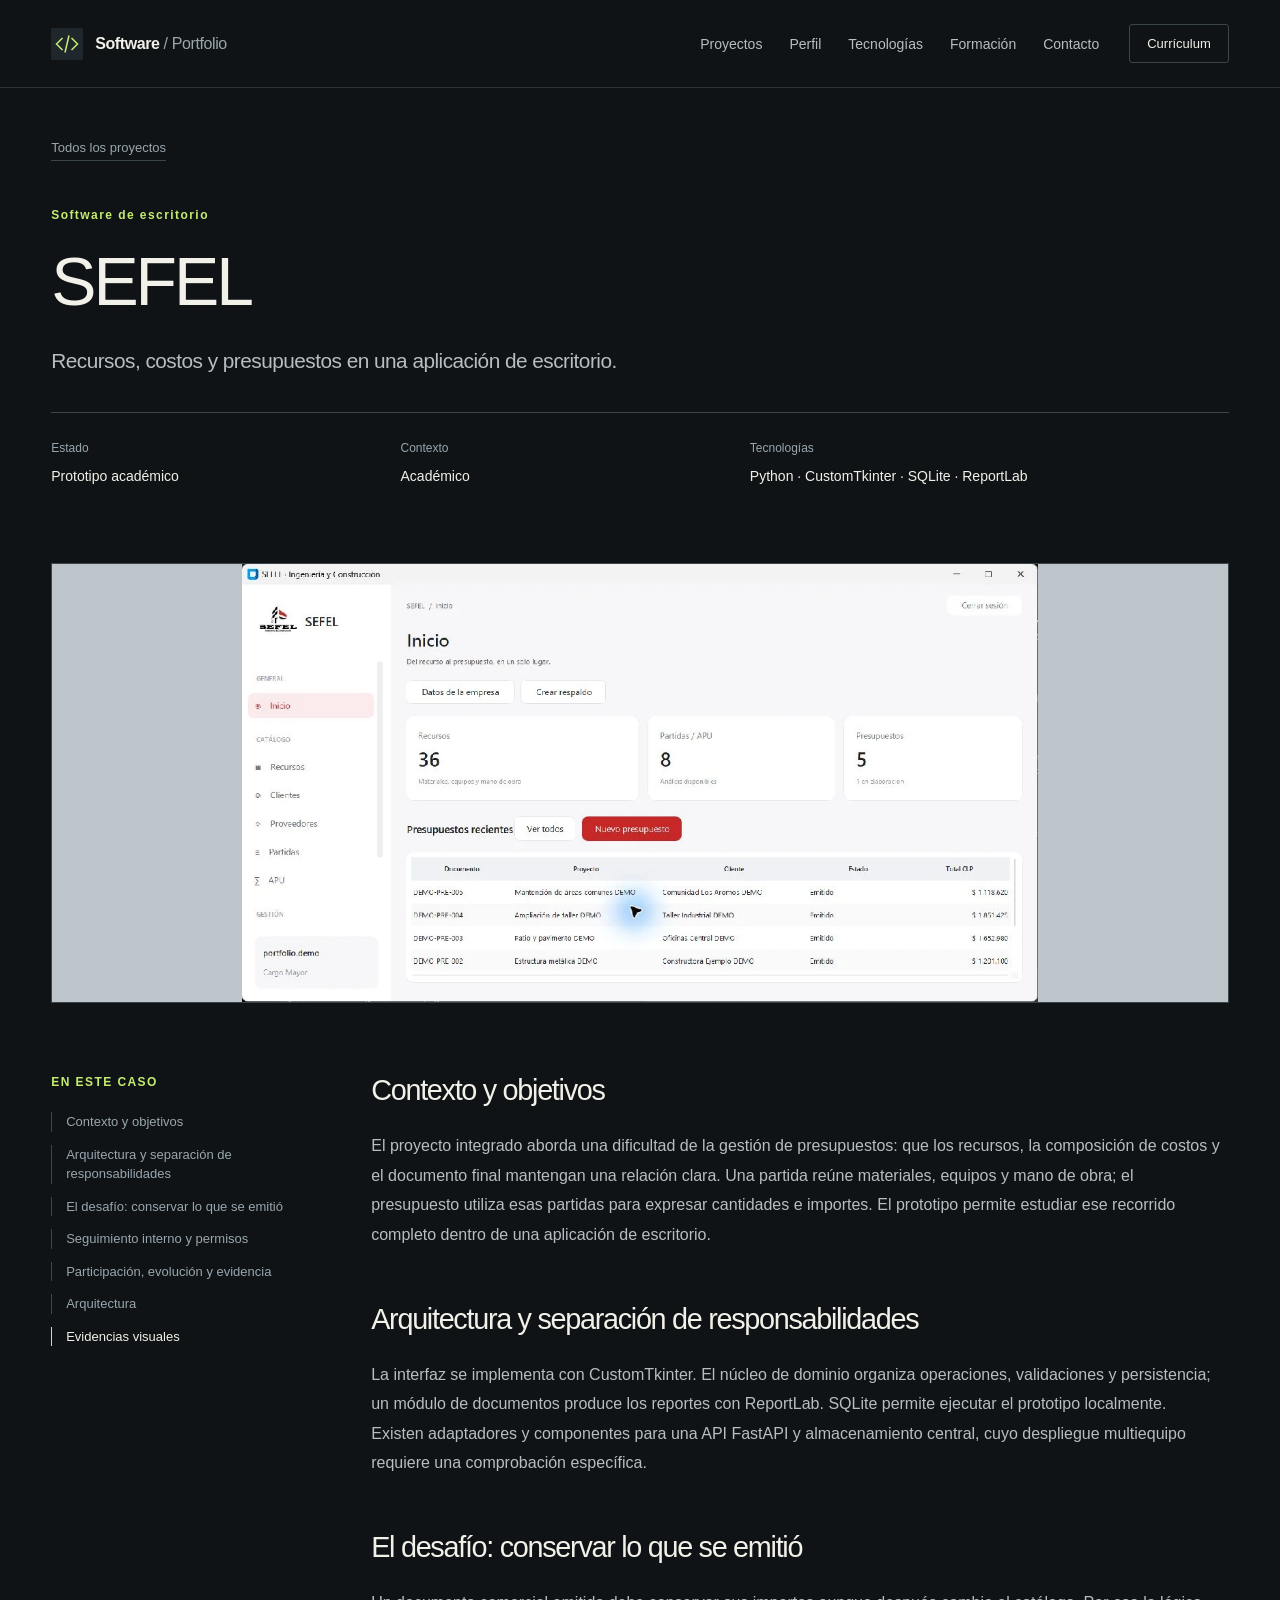
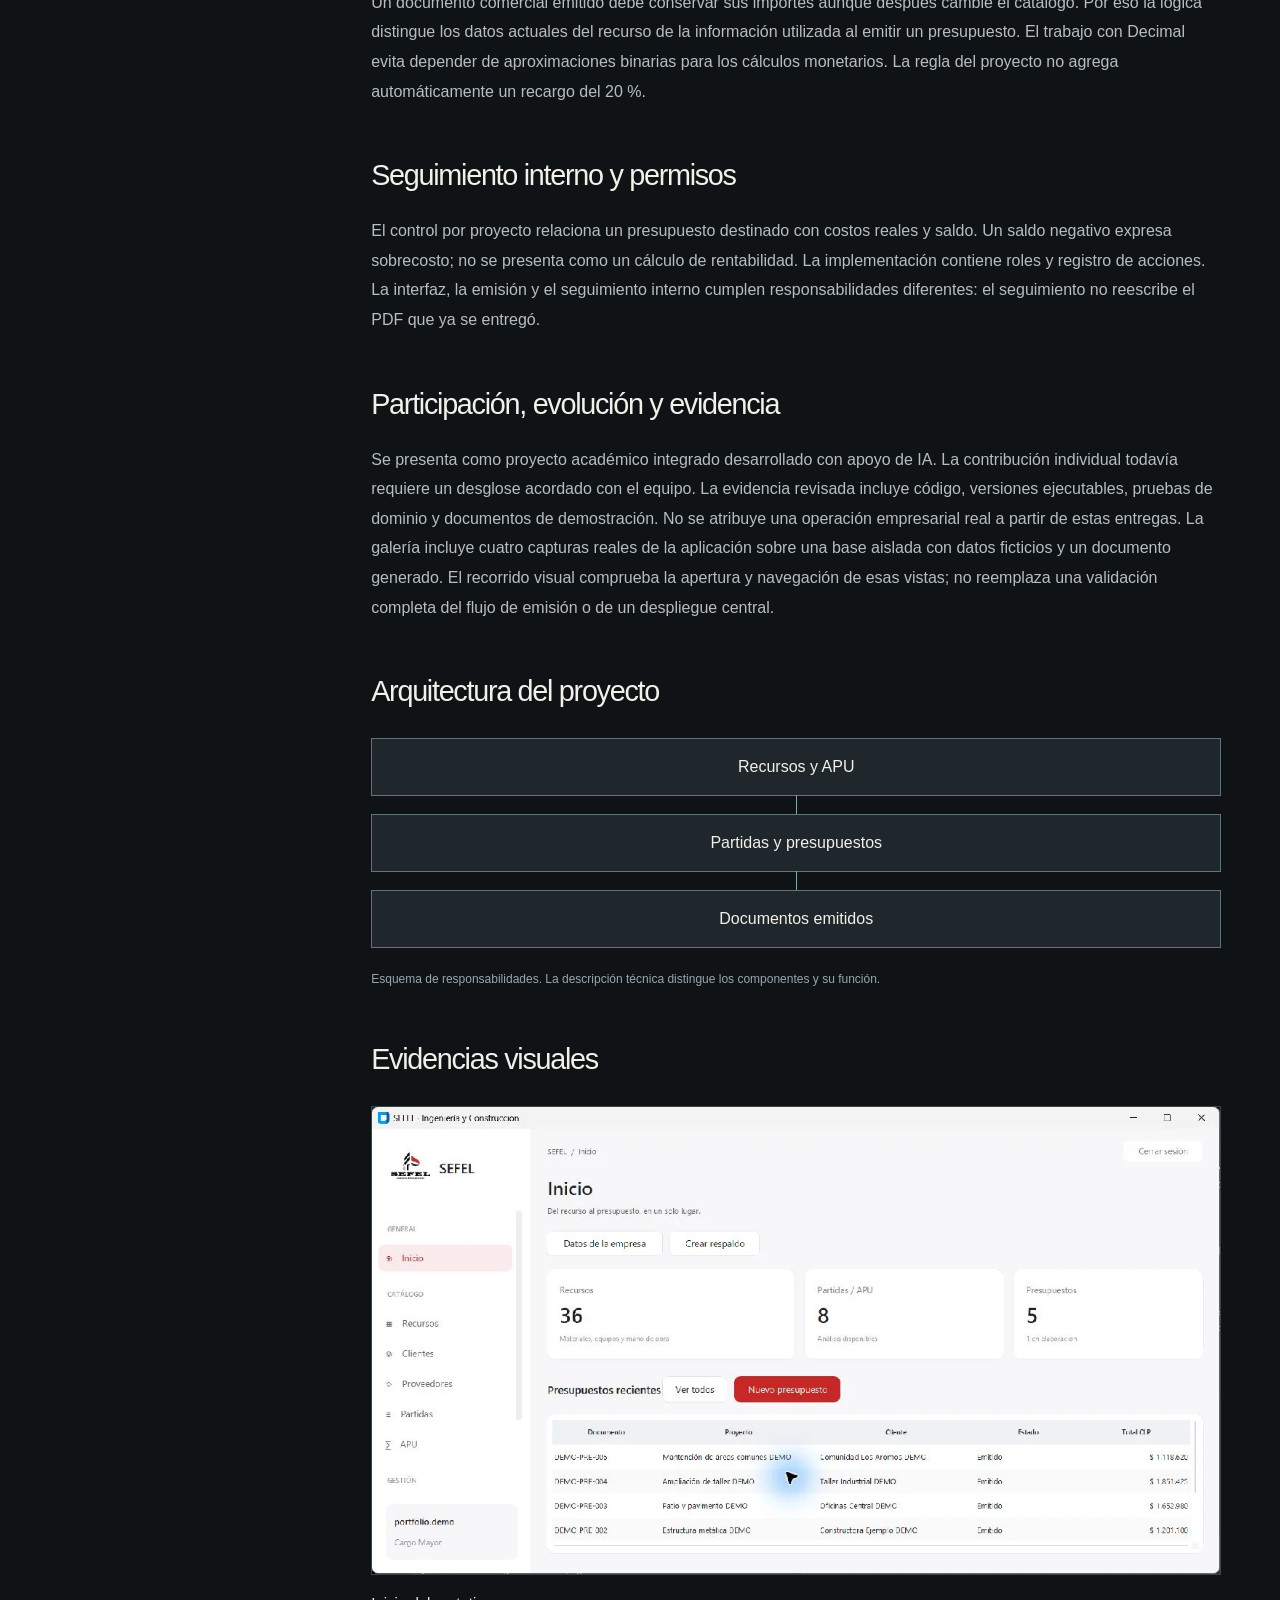
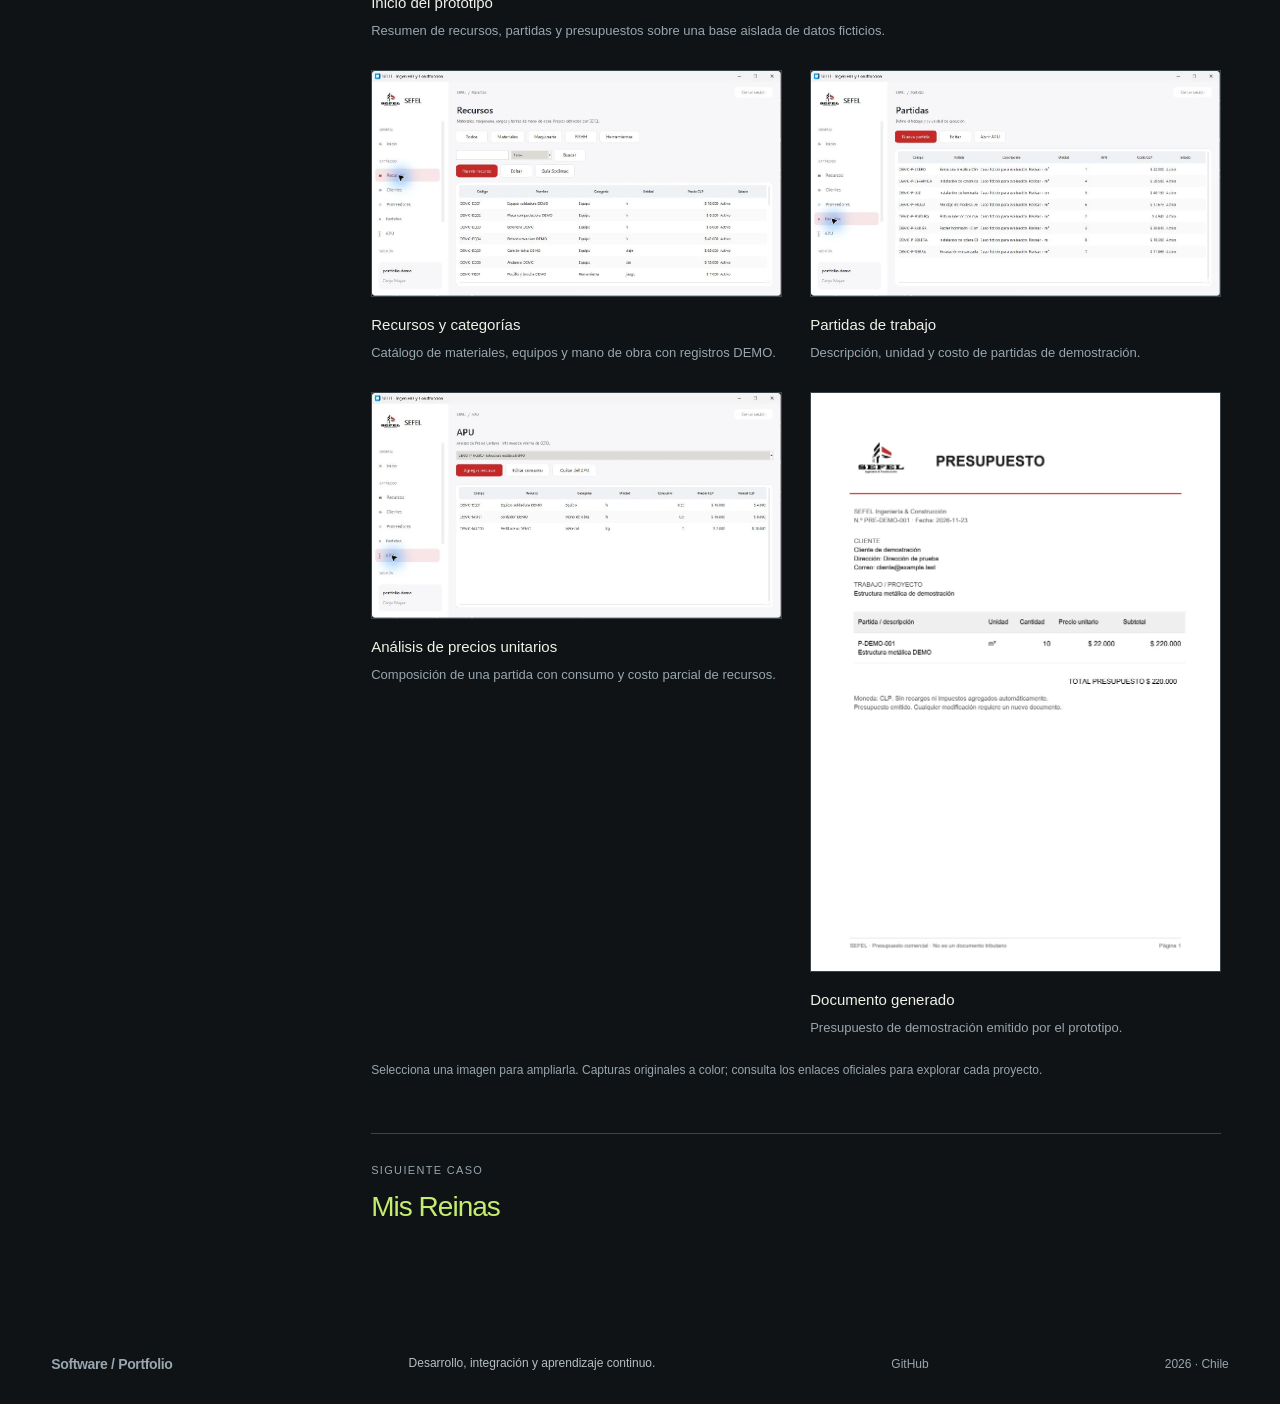
<file: proyectos/sefel.html>
<!doctype html><html lang="es"><head><meta charset="utf-8"><meta name="viewport" content="width=device-width,initial-scale=1"><title>SEFEL · Portafolio de software</title><meta name="description" content="Recursos, costos y presupuestos en una aplicación de escritorio."><meta name="theme-color" content="#101315"><meta name="color-scheme" content="dark"><link rel="canonical" href="https://bastiiiuuu.github.io/proyectos/sefel.html"><meta property="og:title" content="SEFEL"><meta property="og:description" content="Recursos, costos y presupuestos en una aplicación de escritorio."><meta property="og:type" content="website"><meta property="og:url" content="https://bastiiiuuu.github.io/proyectos/sefel.html"><meta property="og:image" content="https://bastiiiuuu.github.io/assets/social.png"><meta property="og:image:width" content="1200"><meta property="og:image:height" content="630"><meta name="twitter:card" content="summary_large_image"><link rel="icon" href="../assets/mark.svg" type="image/svg+xml"><link rel="stylesheet" href="../styles.css"><script src="../app.js" defer></script><script type="application/ld+json">{"@context": "https://schema.org", "@type": "CreativeWork", "name": "SEFEL", "description": "Recursos, costos y presupuestos en una aplicación de escritorio.", "url": "https://bastiiiuuu.github.io/proyectos/sefel.html", "inLanguage": "es-CL"}</script></head><body><a class="skip" href="#contenido">Saltar al contenido</a><header class="site-header"><nav class="wrap nav" aria-label="Principal"><a class="brand" href="../index.html"><img src="../assets/mark.svg" width="32" height="32" alt=""><span>Software<span class="brand-sub"> / Portfolio</span></span></a><button class="menu-toggle" aria-controls="nav-links" aria-expanded="false">Menú</button><div id="nav-links" class="nav-links"><a href="../index.html#proyectos">Proyectos</a><a href="../index.html#perfil">Perfil</a><a href="../index.html#tecnologias">Tecnologías</a><a href="../index.html#trayectoria">Formación</a><a href="../index.html#contacto">Contacto</a></div><a class="nav-cv" href="../curriculum.html">Currículum</a></nav></header><main id="contenido"><header class="case-hero wrap"><a class="breadcrumb" href="../index.html#proyectos">Todos los proyectos</a><p class="eyebrow">Software de escritorio</p><h1>SEFEL</h1><p class="case-lead">Recursos, costos y presupuestos en una aplicación de escritorio.</p><div class="case-meta"><div><span>Estado</span><strong>Prototipo académico</strong></div><div><span>Contexto</span><strong>Académico</strong></div><div><span>Tecnologías</span><strong>Python · CustomTkinter · SQLite · ReportLab</strong></div></div><div class="actions"></div></header><div class="wrap case-cover sefel"><img srcset="../assets/sefel-inicio-480.webp 480w, ../assets/sefel-inicio-800.webp 800w, ../assets/sefel-inicio.webp 1166w" sizes="(max-width:800px) calc(100vw - 40px), 1000px" class="" src="../assets/sefel-inicio.webp" alt="Recursos, costos y presupuestos en una aplicación de escritorio." width="1166" height="642" loading="eager" decoding="async" fetchpriority="high"></div><div class="wrap case-layout"><aside class="case-toc"><p class="eyebrow">EN ESTE CASO</p><nav aria-label="Contenido del caso"><a href="#seccion-0">Contexto y objetivos</a><a href="#seccion-1">Arquitectura y separación de responsabilidades</a><a href="#seccion-2">El desafío: conservar lo que se emitió</a><a href="#seccion-3">Seguimiento interno y permisos</a><a href="#seccion-4">Participación, evolución y evidencia</a><a href="#arquitectura">Arquitectura</a><a href="#evidencias">Evidencias visuales</a></nav></aside><article class="case-article"><section id="seccion-0"><h2>Contexto y objetivos</h2><p>El proyecto integrado aborda una dificultad de la gestión de presupuestos: que los recursos, la composición de costos y el documento final mantengan una relación clara. Una partida reúne materiales, equipos y mano de obra; el presupuesto utiliza esas partidas para expresar cantidades e importes. El prototipo permite estudiar ese recorrido completo dentro de una aplicación de escritorio.</p></section><section id="seccion-1"><h2>Arquitectura y separación de responsabilidades</h2><p>La interfaz se implementa con CustomTkinter. El núcleo de dominio organiza operaciones, validaciones y persistencia; un módulo de documentos produce los reportes con ReportLab. SQLite permite ejecutar el prototipo localmente. Existen adaptadores y componentes para una API FastAPI y almacenamiento central, cuyo despliegue multiequipo requiere una comprobación específica.</p></section><section id="seccion-2"><h2>El desafío: conservar lo que se emitió</h2><p>Un documento comercial emitido debe conservar sus importes aunque después cambie el catálogo. Por eso la lógica distingue los datos actuales del recurso de la información utilizada al emitir un presupuesto. El trabajo con Decimal evita depender de aproximaciones binarias para los cálculos monetarios. La regla del proyecto no agrega automáticamente un recargo del 20 %.</p></section><section id="seccion-3"><h2>Seguimiento interno y permisos</h2><p>El control por proyecto relaciona un presupuesto destinado con costos reales y saldo. Un saldo negativo expresa sobrecosto; no se presenta como un cálculo de rentabilidad. La implementación contiene roles y registro de acciones. La interfaz, la emisión y el seguimiento interno cumplen responsabilidades diferentes: el seguimiento no reescribe el PDF que ya se entregó.</p></section><section id="seccion-4"><h2>Participación, evolución y evidencia</h2><p>Se presenta como proyecto académico integrado desarrollado con apoyo de IA. La contribución individual todavía requiere un desglose acordado con el equipo. La evidencia revisada incluye código, versiones ejecutables, pruebas de dominio y documentos de demostración. No se atribuye una operación empresarial real a partir de estas entregas. La galería incluye cuatro capturas reales de la aplicación sobre una base aislada con datos ficticios y un documento generado. El recorrido visual comprueba la apertura y navegación de esas vistas; no reemplaza una validación completa del flujo de emisión o de un despliegue central.</p></section><section id="arquitectura"><h2>Arquitectura del proyecto</h2><div class="architecture-flow" role="img" aria-label="Recursos y APU conecta con Partidas y presupuestos conecta con Documentos emitidos"><div>Recursos y APU</div><div>Partidas y presupuestos</div><div>Documentos emitidos</div></div><p class="gallery-note">Esquema de responsabilidades. La descripción técnica distingue los componentes y su función.</p></section><section id="evidencias"><h2>Evidencias visuales</h2><div class="gallery"><figure><a class="gallery-image" href="../assets/sefel-inicio.webp" data-lightbox aria-label="Ampliar: Inicio del prototipo"><img srcset="../assets/sefel-inicio-480.webp 480w, ../assets/sefel-inicio-800.webp 800w, ../assets/sefel-inicio.webp 1166w" sizes="(max-width:800px) calc(100vw - 40px), 1000px" class="" src="../assets/sefel-inicio.webp" alt="Inicio del prototipo" width="1166" height="642" loading="lazy" decoding="async"></a><figcaption><strong>Inicio del prototipo</strong><span>Resumen de recursos, partidas y presupuestos sobre una base aislada de datos ficticios.</span></figcaption></figure><figure><a class="gallery-image" href="../assets/sefel-recursos.webp" data-lightbox aria-label="Ampliar: Recursos y categorías"><img srcset="../assets/sefel-recursos-480.webp 480w, ../assets/sefel-recursos-800.webp 800w, ../assets/sefel-recursos.webp 1166w" sizes="(max-width:800px) calc(100vw - 40px), 1000px" class="" src="../assets/sefel-recursos.webp" alt="Recursos y categorías" width="1166" height="642" loading="lazy" decoding="async"></a><figcaption><strong>Recursos y categorías</strong><span>Catálogo de materiales, equipos y mano de obra con registros DEMO.</span></figcaption></figure><figure><a class="gallery-image" href="../assets/sefel-partidas.webp" data-lightbox aria-label="Ampliar: Partidas de trabajo"><img srcset="../assets/sefel-partidas-480.webp 480w, ../assets/sefel-partidas-800.webp 800w, ../assets/sefel-partidas.webp 1166w" sizes="(max-width:800px) calc(100vw - 40px), 1000px" class="" src="../assets/sefel-partidas.webp" alt="Partidas de trabajo" width="1166" height="642" loading="lazy" decoding="async"></a><figcaption><strong>Partidas de trabajo</strong><span>Descripción, unidad y costo de partidas de demostración.</span></figcaption></figure><figure><a class="gallery-image" href="../assets/sefel-apu.webp" data-lightbox aria-label="Ampliar: Análisis de precios unitarios"><img srcset="../assets/sefel-apu-480.webp 480w, ../assets/sefel-apu-800.webp 800w, ../assets/sefel-apu.webp 1166w" sizes="(max-width:800px) calc(100vw - 40px), 1000px" class="" src="../assets/sefel-apu.webp" alt="Análisis de precios unitarios" width="1166" height="642" loading="lazy" decoding="async"></a><figcaption><strong>Análisis de precios unitarios</strong><span>Composición de una partida con consumo y costo parcial de recursos.</span></figcaption></figure><figure><a class="gallery-image" href="../assets/sefel-documento.webp" data-lightbox aria-label="Ampliar: Documento generado"><img srcset="../assets/sefel-documento-480.webp 480w, ../assets/sefel-documento-800.webp 800w, ../assets/sefel-documento.webp 834w" sizes="(max-width:800px) calc(100vw - 40px), 1000px" class="" src="../assets/sefel-documento.webp" alt="Documento generado" width="834" height="1179" loading="lazy" decoding="async"></a><figcaption><strong>Documento generado</strong><span>Presupuesto de demostración emitido por el prototipo.</span></figcaption></figure></div><p class="gallery-note">Selecciona una imagen para ampliarla. Capturas originales a color; consulta los enlaces oficiales para explorar cada proyecto.</p></section><div class="case-next"><span>SIGUIENTE CASO</span><a href="misreinas.html">Mis Reinas</a></div></article></div></main><dialog class="lightbox" aria-label="Imagen ampliada"><button type="button" class="lightbox-close" autofocus>Cerrar imagen</button><img alt=""><p></p></dialog><footer class="wrap footer"><a class="brand" href="../index.html">Software / Portfolio</a><p>Desarrollo, integración y aprendizaje continuo.</p><a href="https://github.com/bastiiiuuu">GitHub</a><span>2026 · Chile</span></footer></body></html>
</file>
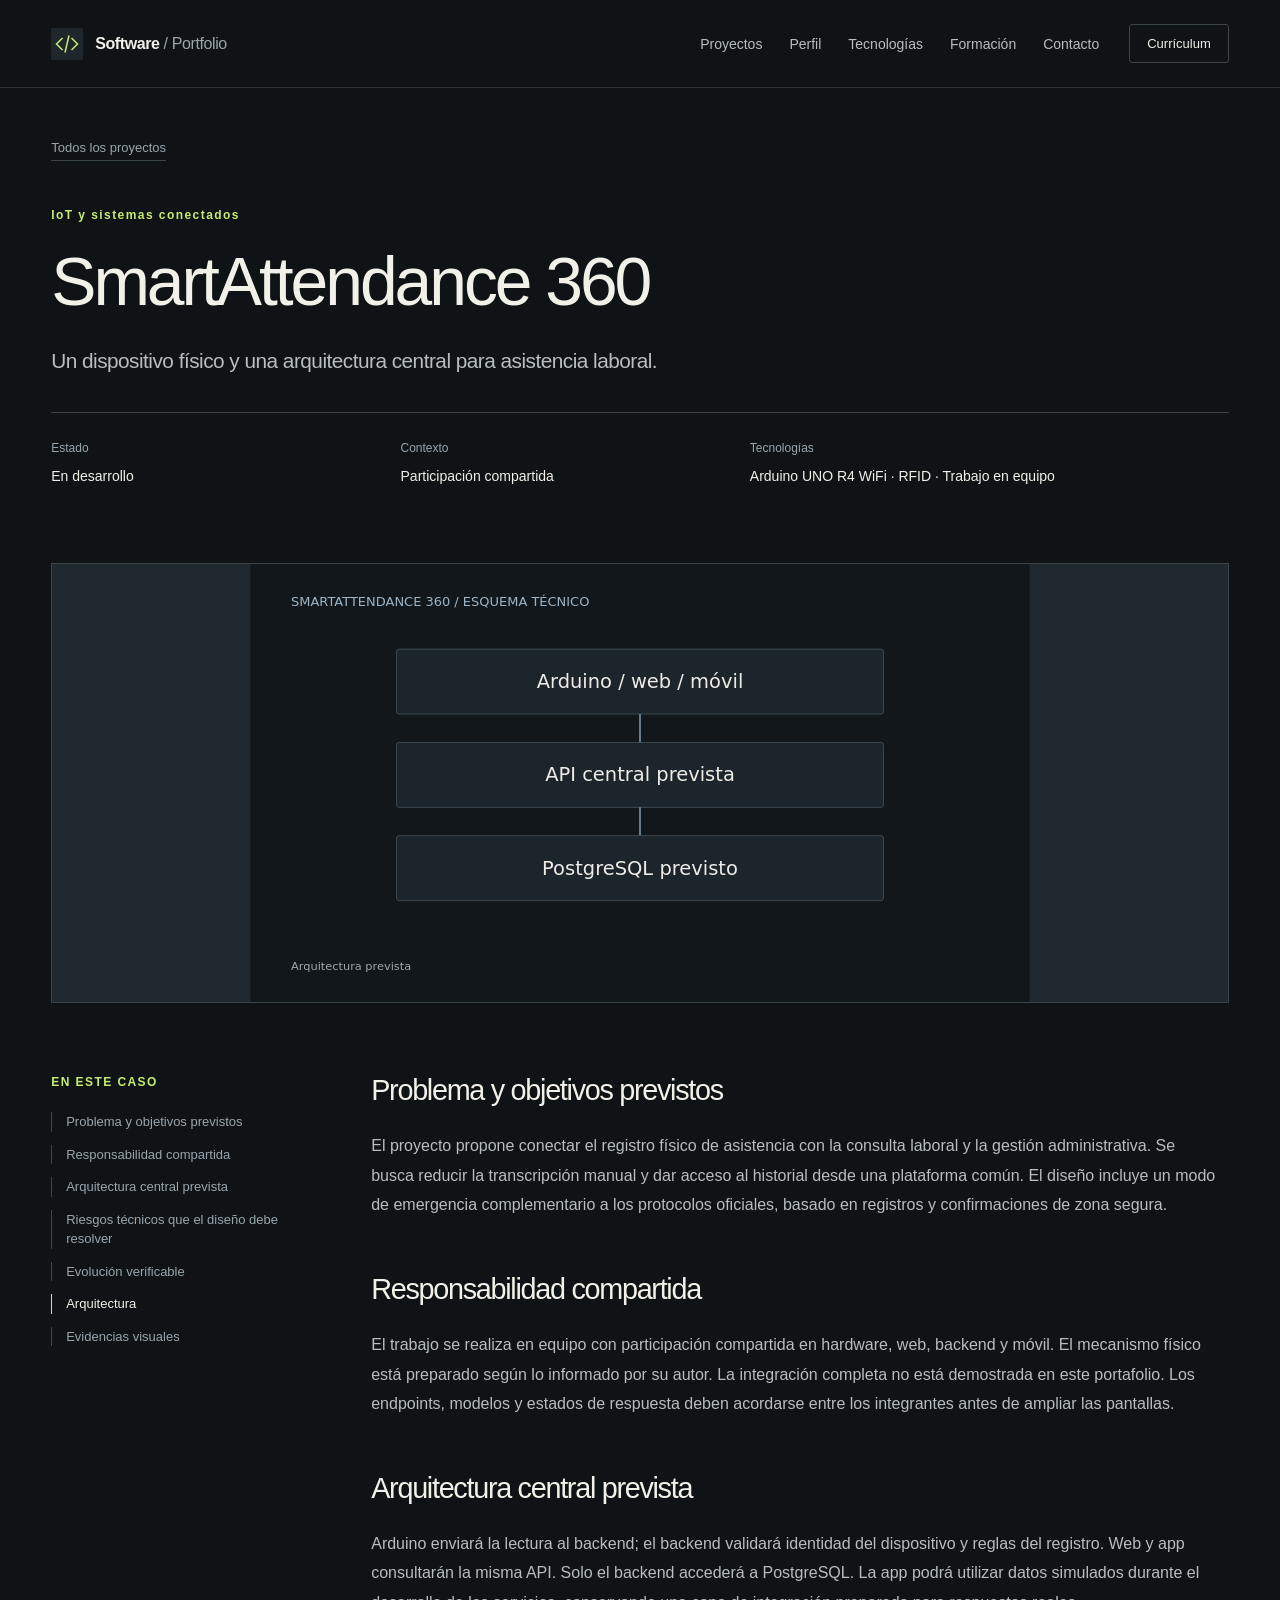
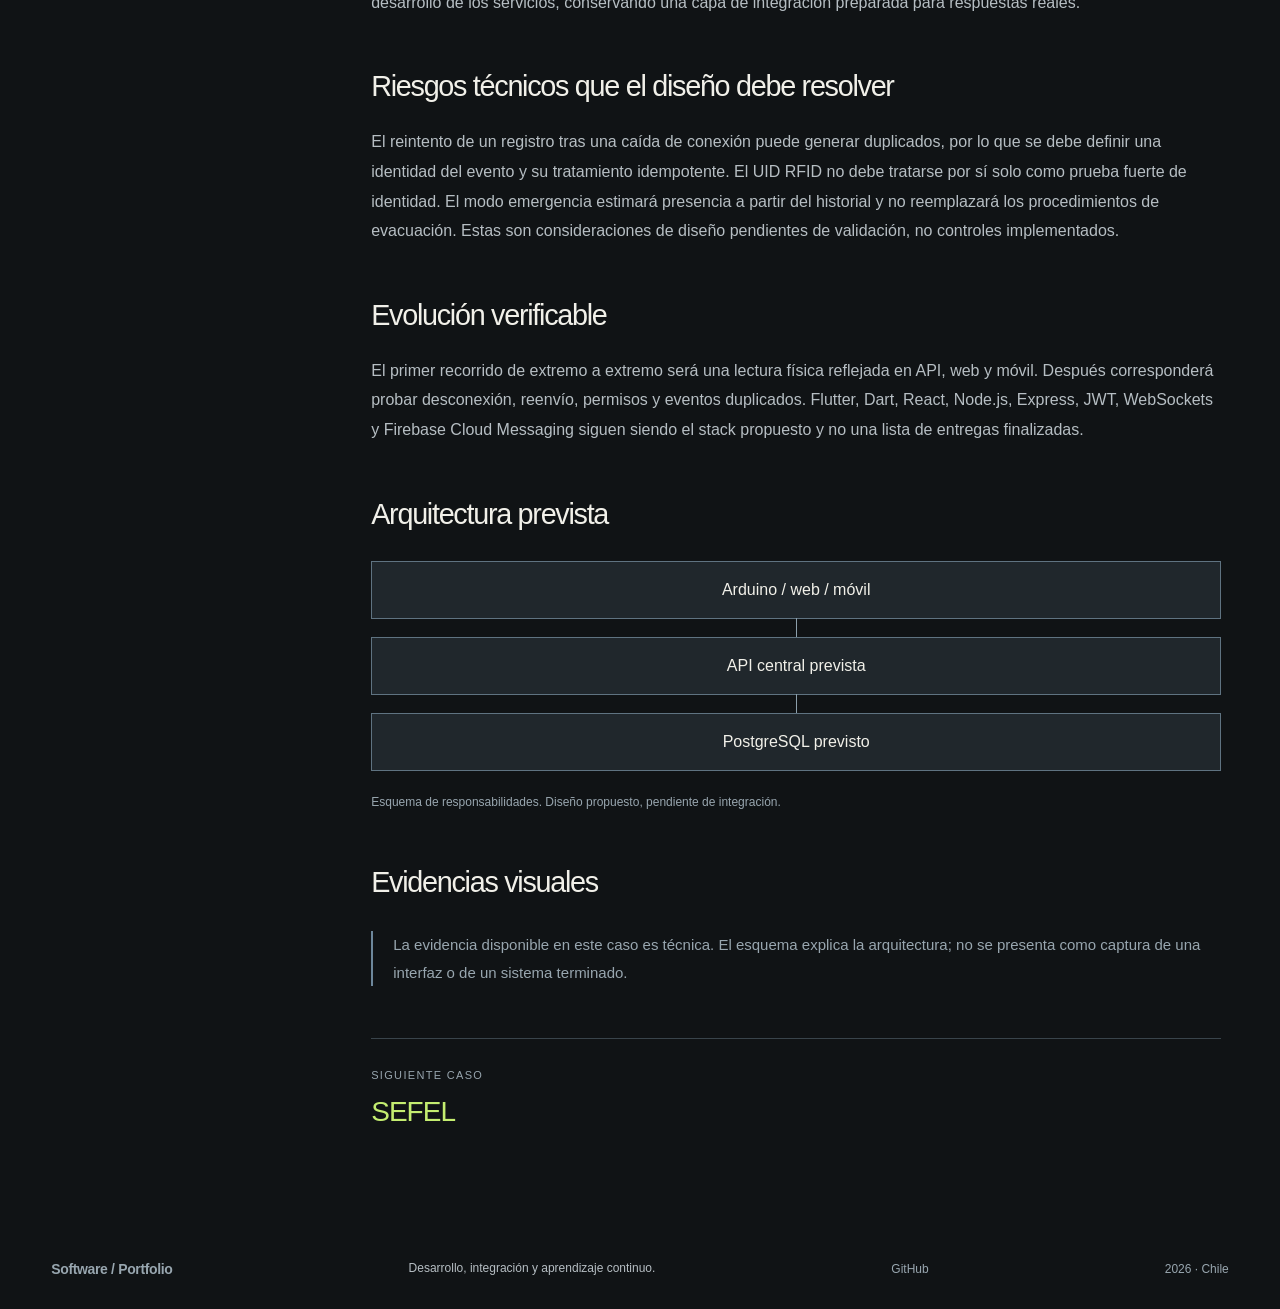
<file: proyectos/smartattendance.html>
<!doctype html><html lang="es"><head><meta charset="utf-8"><meta name="viewport" content="width=device-width,initial-scale=1"><title>SmartAttendance 360 · Portafolio de software</title><meta name="description" content="Un dispositivo físico y una arquitectura central para asistencia laboral."><meta name="theme-color" content="#101315"><meta name="color-scheme" content="dark"><link rel="canonical" href="https://bastiiiuuu.github.io/proyectos/smartattendance.html"><meta property="og:title" content="SmartAttendance 360"><meta property="og:description" content="Un dispositivo físico y una arquitectura central para asistencia laboral."><meta property="og:type" content="website"><meta property="og:url" content="https://bastiiiuuu.github.io/proyectos/smartattendance.html"><meta property="og:image" content="https://bastiiiuuu.github.io/assets/social.png"><meta property="og:image:width" content="1200"><meta property="og:image:height" content="630"><meta name="twitter:card" content="summary_large_image"><link rel="icon" href="../assets/mark.svg" type="image/svg+xml"><link rel="stylesheet" href="../styles.css"><script src="../app.js" defer></script><script type="application/ld+json">{"@context": "https://schema.org", "@type": "CreativeWork", "name": "SmartAttendance 360", "description": "Un dispositivo físico y una arquitectura central para asistencia laboral.", "url": "https://bastiiiuuu.github.io/proyectos/smartattendance.html", "inLanguage": "es-CL"}</script></head><body><a class="skip" href="#contenido">Saltar al contenido</a><header class="site-header"><nav class="wrap nav" aria-label="Principal"><a class="brand" href="../index.html"><img src="../assets/mark.svg" width="32" height="32" alt=""><span>Software<span class="brand-sub"> / Portfolio</span></span></a><button class="menu-toggle" aria-controls="nav-links" aria-expanded="false">Menú</button><div id="nav-links" class="nav-links"><a href="../index.html#proyectos">Proyectos</a><a href="../index.html#perfil">Perfil</a><a href="../index.html#tecnologias">Tecnologías</a><a href="../index.html#trayectoria">Formación</a><a href="../index.html#contacto">Contacto</a></div><a class="nav-cv" href="../curriculum.html">Currículum</a></nav></header><main id="contenido"><header class="case-hero wrap"><a class="breadcrumb" href="../index.html#proyectos">Todos los proyectos</a><p class="eyebrow">IoT y sistemas conectados</p><h1>SmartAttendance 360</h1><p class="case-lead">Un dispositivo físico y una arquitectura central para asistencia laboral.</p><div class="case-meta"><div><span>Estado</span><strong>En desarrollo</strong></div><div><span>Contexto</span><strong>Participación compartida</strong></div><div><span>Tecnologías</span><strong>Arduino UNO R4 WiFi · RFID · Trabajo en equipo</strong></div></div><div class="actions"></div></header><div class="wrap case-cover smartattendance"><img class="" src="../assets/iot-architecture.svg" alt="Un dispositivo físico y una arquitectura central para asistencia laboral." width="960" height="540" loading="eager" decoding="async" fetchpriority="high"></div><div class="wrap case-layout"><aside class="case-toc"><p class="eyebrow">EN ESTE CASO</p><nav aria-label="Contenido del caso"><a href="#seccion-0">Problema y objetivos previstos</a><a href="#seccion-1">Responsabilidad compartida</a><a href="#seccion-2">Arquitectura central prevista</a><a href="#seccion-3">Riesgos técnicos que el diseño debe resolver</a><a href="#seccion-4">Evolución verificable</a><a href="#arquitectura">Arquitectura</a><a href="#evidencias">Evidencias visuales</a></nav></aside><article class="case-article"><section id="seccion-0"><h2>Problema y objetivos previstos</h2><p>El proyecto propone conectar el registro físico de asistencia con la consulta laboral y la gestión administrativa. Se busca reducir la transcripción manual y dar acceso al historial desde una plataforma común. El diseño incluye un modo de emergencia complementario a los protocolos oficiales, basado en registros y confirmaciones de zona segura.</p></section><section id="seccion-1"><h2>Responsabilidad compartida</h2><p>El trabajo se realiza en equipo con participación compartida en hardware, web, backend y móvil. El mecanismo físico está preparado según lo informado por su autor. La integración completa no está demostrada en este portafolio. Los endpoints, modelos y estados de respuesta deben acordarse entre los integrantes antes de ampliar las pantallas.</p></section><section id="seccion-2"><h2>Arquitectura central prevista</h2><p>Arduino enviará la lectura al backend; el backend validará identidad del dispositivo y reglas del registro. Web y app consultarán la misma API. Solo el backend accederá a PostgreSQL. La app podrá utilizar datos simulados durante el desarrollo de los servicios, conservando una capa de integración preparada para respuestas reales.</p></section><section id="seccion-3"><h2>Riesgos técnicos que el diseño debe resolver</h2><p>El reintento de un registro tras una caída de conexión puede generar duplicados, por lo que se debe definir una identidad del evento y su tratamiento idempotente. El UID RFID no debe tratarse por sí solo como prueba fuerte de identidad. El modo emergencia estimará presencia a partir del historial y no reemplazará los procedimientos de evacuación. Estas son consideraciones de diseño pendientes de validación, no controles implementados.</p></section><section id="seccion-4"><h2>Evolución verificable</h2><p>El primer recorrido de extremo a extremo será una lectura física reflejada en API, web y móvil. Después corresponderá probar desconexión, reenvío, permisos y eventos duplicados. Flutter, Dart, React, Node.js, Express, JWT, WebSockets y Firebase Cloud Messaging siguen siendo el stack propuesto y no una lista de entregas finalizadas.</p></section><section id="arquitectura"><h2>Arquitectura prevista</h2><div class="architecture-flow" role="img" aria-label="Arduino / web / móvil conecta con API central prevista conecta con PostgreSQL previsto"><div>Arduino / web / móvil</div><div>API central prevista</div><div>PostgreSQL previsto</div></div><p class="gallery-note">Esquema de responsabilidades. Diseño propuesto, pendiente de integración.</p></section><section id="evidencias"><h2>Evidencias visuales</h2><p class="evidence-note">La evidencia disponible en este caso es técnica. El esquema explica la arquitectura; no se presenta como captura de una interfaz o de un sistema terminado.</p></section><div class="case-next"><span>SIGUIENTE CASO</span><a href="sefel.html">SEFEL</a></div></article></div></main><dialog class="lightbox" aria-label="Imagen ampliada"><button type="button" class="lightbox-close" autofocus>Cerrar imagen</button><img alt=""><p></p></dialog><footer class="wrap footer"><a class="brand" href="../index.html">Software / Portfolio</a><p>Desarrollo, integración y aprendizaje continuo.</p><a href="https://github.com/bastiiiuuu">GitHub</a><span>2026 · Chile</span></footer></body></html>
</file>
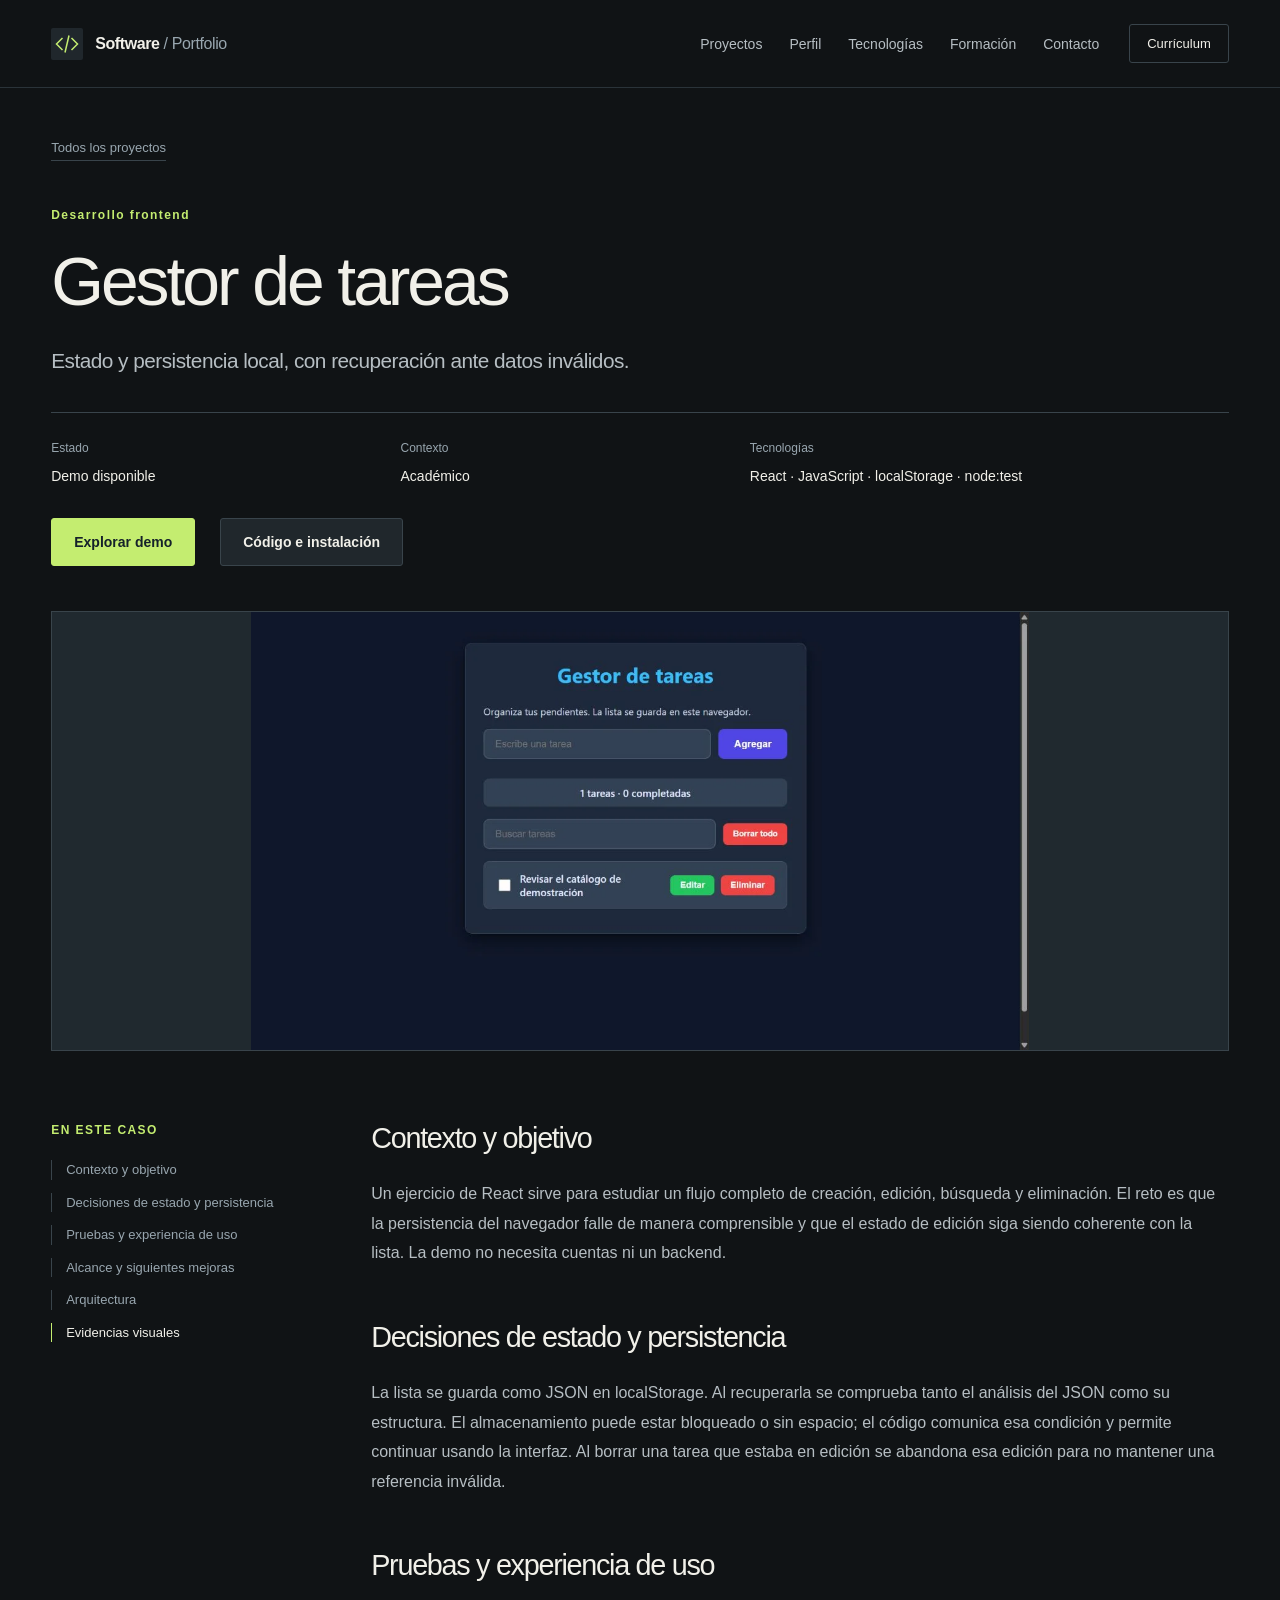
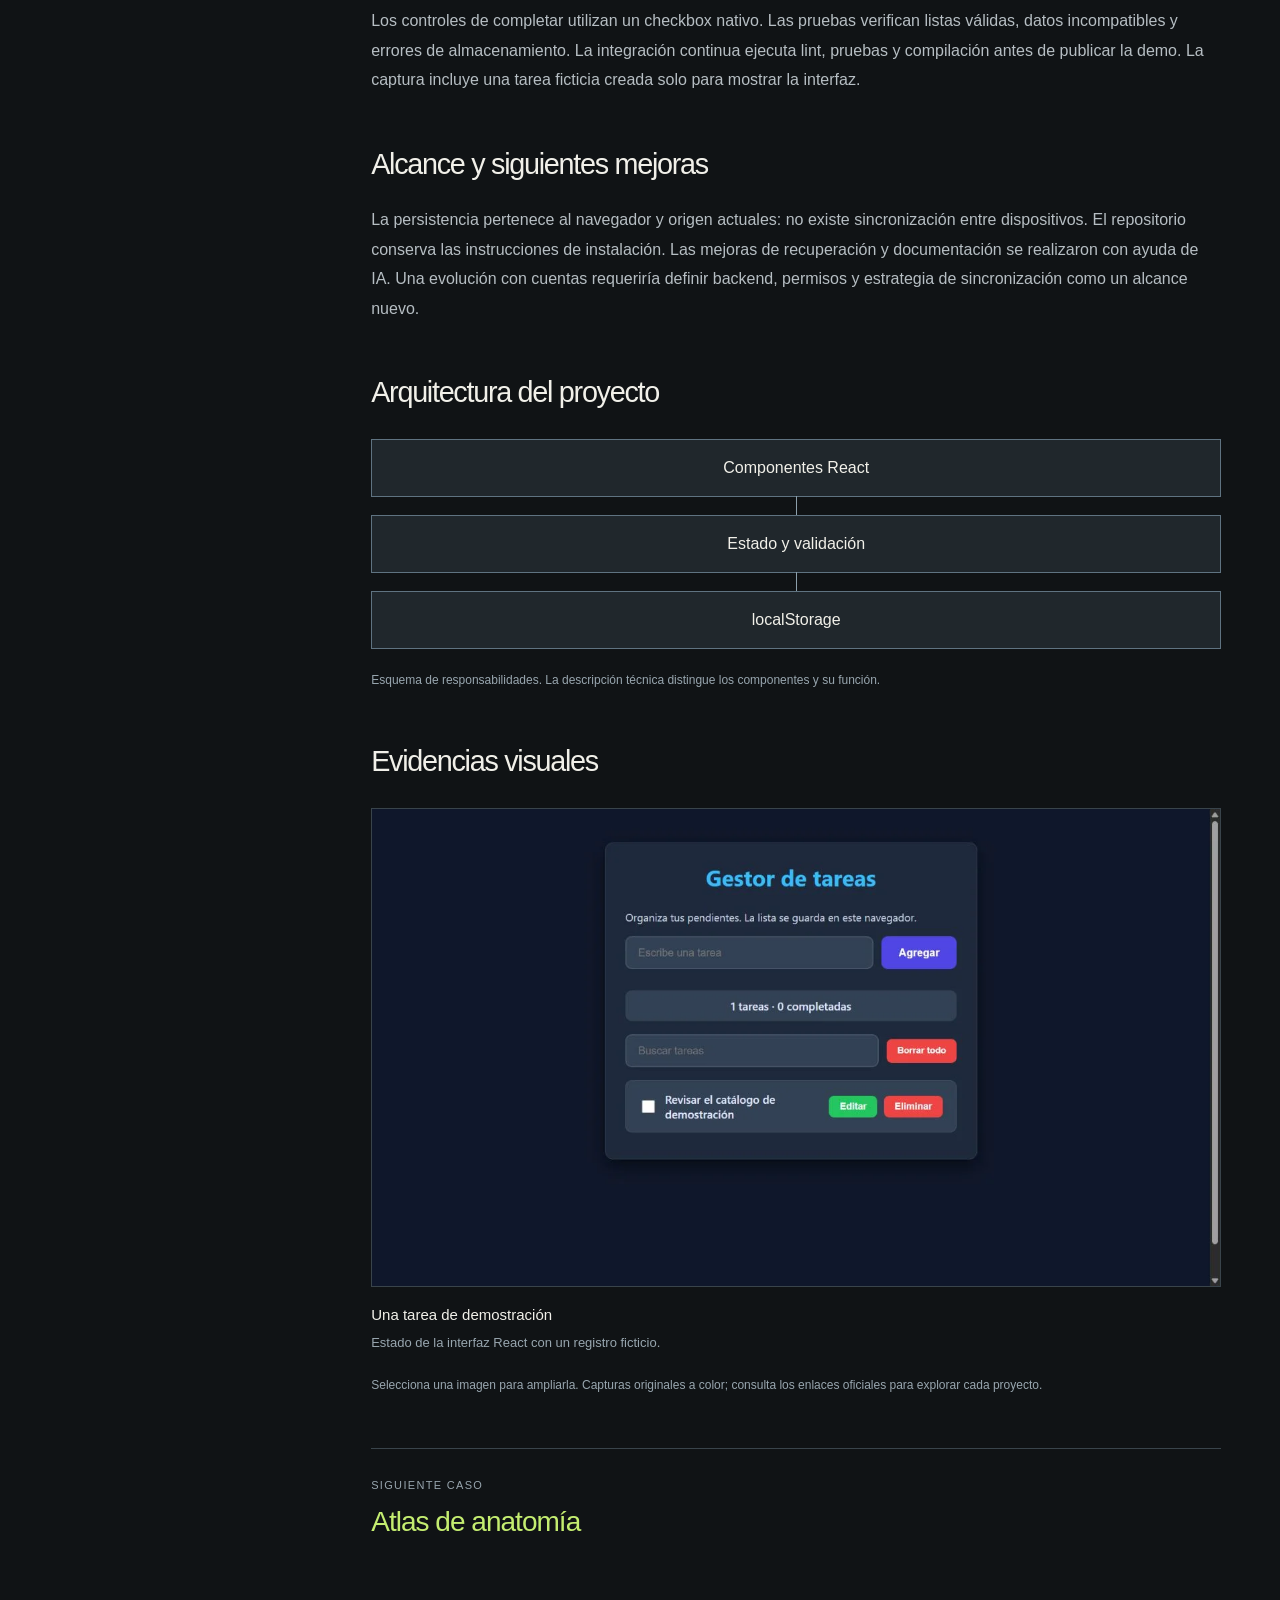
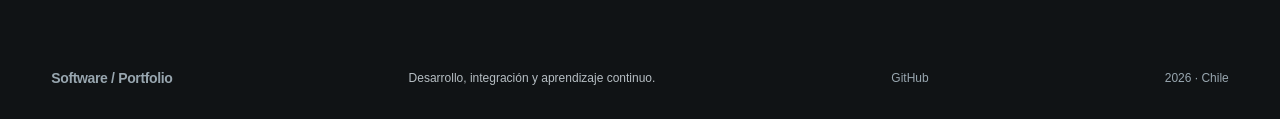
<file: proyectos/tareas.html>
<!doctype html><html lang="es"><head><meta charset="utf-8"><meta name="viewport" content="width=device-width,initial-scale=1"><title>Gestor de tareas · Portafolio de software</title><meta name="description" content="Estado y persistencia local, con recuperación ante datos inválidos."><meta name="theme-color" content="#101315"><meta name="color-scheme" content="dark"><link rel="canonical" href="https://bastiiiuuu.github.io/proyectos/tareas.html"><meta property="og:title" content="Gestor de tareas"><meta property="og:description" content="Estado y persistencia local, con recuperación ante datos inválidos."><meta property="og:type" content="website"><meta property="og:url" content="https://bastiiiuuu.github.io/proyectos/tareas.html"><meta property="og:image" content="https://bastiiiuuu.github.io/assets/social.png"><meta property="og:image:width" content="1200"><meta property="og:image:height" content="630"><meta name="twitter:card" content="summary_large_image"><link rel="icon" href="../assets/mark.svg" type="image/svg+xml"><link rel="stylesheet" href="../styles.css"><script src="../app.js" defer></script><script type="application/ld+json">{"@context": "https://schema.org", "@type": "CreativeWork", "name": "Gestor de tareas", "description": "Estado y persistencia local, con recuperación ante datos inválidos.", "url": "https://bastiiiuuu.github.io/proyectos/tareas.html", "inLanguage": "es-CL"}</script></head><body><a class="skip" href="#contenido">Saltar al contenido</a><header class="site-header"><nav class="wrap nav" aria-label="Principal"><a class="brand" href="../index.html"><img src="../assets/mark.svg" width="32" height="32" alt=""><span>Software<span class="brand-sub"> / Portfolio</span></span></a><button class="menu-toggle" aria-controls="nav-links" aria-expanded="false">Menú</button><div id="nav-links" class="nav-links"><a href="../index.html#proyectos">Proyectos</a><a href="../index.html#perfil">Perfil</a><a href="../index.html#tecnologias">Tecnologías</a><a href="../index.html#trayectoria">Formación</a><a href="../index.html#contacto">Contacto</a></div><a class="nav-cv" href="../curriculum.html">Currículum</a></nav></header><main id="contenido"><header class="case-hero wrap"><a class="breadcrumb" href="../index.html#proyectos">Todos los proyectos</a><p class="eyebrow">Desarrollo frontend</p><h1>Gestor de tareas</h1><p class="case-lead">Estado y persistencia local, con recuperación ante datos inválidos.</p><div class="case-meta"><div><span>Estado</span><strong>Demo disponible</strong></div><div><span>Contexto</span><strong>Académico</strong></div><div><span>Tecnologías</span><strong>React · JavaScript · localStorage · node:test</strong></div></div><div class="actions"><a class="button primary" href="https://bastiiiuuu.github.io/Certamen-4/">Explorar demo</a><a class="button secondary" href="https://github.com/bastiiiuuu/Certamen-4">Código e instalación</a></div></header><div class="wrap case-cover tareas"><img srcset="../assets/tareas-demo-480.webp 480w, ../assets/tareas-demo-800.webp 800w, ../assets/tareas-demo.webp 1265w" sizes="(max-width:800px) calc(100vw - 40px), 1000px" class="" src="../assets/tareas-demo.webp" alt="Estado y persistencia local, con recuperación ante datos inválidos." width="1265" height="712" loading="eager" decoding="async" fetchpriority="high"></div><div class="wrap case-layout"><aside class="case-toc"><p class="eyebrow">EN ESTE CASO</p><nav aria-label="Contenido del caso"><a href="#seccion-0">Contexto y objetivo</a><a href="#seccion-1">Decisiones de estado y persistencia</a><a href="#seccion-2">Pruebas y experiencia de uso</a><a href="#seccion-3">Alcance y siguientes mejoras</a><a href="#arquitectura">Arquitectura</a><a href="#evidencias">Evidencias visuales</a></nav></aside><article class="case-article"><section id="seccion-0"><h2>Contexto y objetivo</h2><p>Un ejercicio de React sirve para estudiar un flujo completo de creación, edición, búsqueda y eliminación. El reto es que la persistencia del navegador falle de manera comprensible y que el estado de edición siga siendo coherente con la lista. La demo no necesita cuentas ni un backend.</p></section><section id="seccion-1"><h2>Decisiones de estado y persistencia</h2><p>La lista se guarda como JSON en localStorage. Al recuperarla se comprueba tanto el análisis del JSON como su estructura. El almacenamiento puede estar bloqueado o sin espacio; el código comunica esa condición y permite continuar usando la interfaz. Al borrar una tarea que estaba en edición se abandona esa edición para no mantener una referencia inválida.</p></section><section id="seccion-2"><h2>Pruebas y experiencia de uso</h2><p>Los controles de completar utilizan un checkbox nativo. Las pruebas verifican listas válidas, datos incompatibles y errores de almacenamiento. La integración continua ejecuta lint, pruebas y compilación antes de publicar la demo. La captura incluye una tarea ficticia creada solo para mostrar la interfaz.</p></section><section id="seccion-3"><h2>Alcance y siguientes mejoras</h2><p>La persistencia pertenece al navegador y origen actuales: no existe sincronización entre dispositivos. El repositorio conserva las instrucciones de instalación. Las mejoras de recuperación y documentación se realizaron con ayuda de IA. Una evolución con cuentas requeriría definir backend, permisos y estrategia de sincronización como un alcance nuevo.</p></section><section id="arquitectura"><h2>Arquitectura del proyecto</h2><div class="architecture-flow" role="img" aria-label="Componentes React conecta con Estado y validación conecta con localStorage"><div>Componentes React</div><div>Estado y validación</div><div>localStorage</div></div><p class="gallery-note">Esquema de responsabilidades. La descripción técnica distingue los componentes y su función.</p></section><section id="evidencias"><h2>Evidencias visuales</h2><div class="gallery"><figure><a class="gallery-image" href="../assets/tareas-demo.webp" data-lightbox aria-label="Ampliar: Una tarea de demostración"><img srcset="../assets/tareas-demo-480.webp 480w, ../assets/tareas-demo-800.webp 800w, ../assets/tareas-demo.webp 1265w" sizes="(max-width:800px) calc(100vw - 40px), 1000px" class="" src="../assets/tareas-demo.webp" alt="Una tarea de demostración" width="1265" height="712" loading="lazy" decoding="async"></a><figcaption><strong>Una tarea de demostración</strong><span>Estado de la interfaz React con un registro ficticio.</span></figcaption></figure></div><p class="gallery-note">Selecciona una imagen para ampliarla. Capturas originales a color; consulta los enlaces oficiales para explorar cada proyecto.</p></section><div class="case-next"><span>SIGUIENTE CASO</span><a href="atlas.html">Atlas de anatomía</a></div></article></div></main><dialog class="lightbox" aria-label="Imagen ampliada"><button type="button" class="lightbox-close" autofocus>Cerrar imagen</button><img alt=""><p></p></dialog><footer class="wrap footer"><a class="brand" href="../index.html">Software / Portfolio</a><p>Desarrollo, integración y aprendizaje continuo.</p><a href="https://github.com/bastiiiuuu">GitHub</a><span>2026 · Chile</span></footer></body></html>
</file>
<file: styles.css>
/* Sistema compartido: colores, tipografía, espacio y componentes de portada y casos. */
:root{--bg:#101315;--surface:#181d20;--surface-raised:#20272c;--line:#39444b;--line-soft:#2a3339;--ink:#f1f0e9;--muted:#b6bec3;--subtle:#98a6af;--accent:#c4ed70;--max:1240px;--space:clamp(1.25rem,4vw,4rem);--radius:6px;font-family:Arial,Helvetica,sans-serif;color:var(--ink);background:var(--bg);font-synthesis:none;scroll-behavior:smooth;scroll-padding-top:100px}*{box-sizing:border-box}body{margin:0}img{display:block;max-width:100%;height:auto}a{color:inherit;text-decoration:none}button,input{font:inherit}button{cursor:pointer}button,a{-webkit-tap-highlight-color:transparent}p{color:var(--muted);line-height:1.75;margin:0 0 1.2rem}h1,h2,h3{font-weight:500;letter-spacing:-.045em;margin:0;line-height:1.1}h1{font-size:clamp(3rem,5.5vw,5.2rem)}h2{font-size:clamp(2rem,3.7vw,3.35rem)}h3{font-size:1.5rem}em{font-style:normal;color:var(--accent)}button{color:inherit}a:focus-visible,button:focus-visible,summary:focus-visible{outline:2px solid var(--accent);outline-offset:6px}a:hover{color:#fff}::selection{background:#587082;color:white}.wrap{width:min(var(--max),calc(100% - var(--space)*2));margin-inline:auto}.section{padding-block:96px}.eyebrow{font-size:.75rem;line-height:1.6;letter-spacing:.12em;font-weight:600;color:var(--accent);margin-bottom:20px}.site-header{height:88px;border-bottom:1px solid var(--line-soft);background:var(--bg);position:sticky;top:0;z-index:20}.nav{display:flex;height:100%;align-items:center;gap:30px}.brand{display:flex;align-items:center;gap:12px;font-weight:600;letter-spacing:-.025em;font-size:1rem;white-space:nowrap}.brand-sub{color:var(--subtle);font-weight:400}.nav-links{margin-left:auto;display:flex;gap:27px;font-size:.875rem;color:var(--muted)}.nav-links a{padding:10px 0;position:relative}.nav-links a[aria-current]{color:var(--ink)}.nav-links a[aria-current]:after{content:'';height:2px;background:var(--accent);position:absolute;bottom:1px;left:0;right:0}.nav-cv{font-size:.8125rem;border:1px solid var(--line);padding:11px 17px;border-radius:3px}.menu-toggle{display:none}.skip{position:fixed;top:-100px;left:16px;padding:12px 20px;background:var(--accent);color:var(--bg);z-index:100}.skip:focus{top:12px}.intro{padding-block:54px 36px}.intro-grid{display:grid;grid-template-columns:1.3fr 1fr;gap:14px}.intro-copy{padding:45px 40px;background:var(--surface);border:1px solid var(--line-soft);border-radius:var(--radius);min-width:0}.intro h1{margin:24px 0;line-height:1.05;font-size:clamp(3.2rem,5.1vw,4.65rem);letter-spacing:-.055em}.intro-summary{font-size:1.0625rem;line-height:1.7;margin-bottom:0}.actions{display:flex;flex-wrap:wrap;align-items:center;gap:25px;margin-top:30px}.button{display:inline-flex;align-items:center;justify-content:center;min-height:48px;border-radius:3px;padding:13px 22px;font-size:.875rem;font-weight:600;border:1px solid var(--line);transition:background .2s}.primary{background:var(--accent);border-color:var(--accent);color:#15212a}.primary:hover{background:#d0dce5;color:#0c151b}.secondary{background:var(--surface-raised)}.secondary:hover{background:#2c383f}.text-link{display:inline-block;border-bottom:1px solid #718797;padding:5px 0;font-size:.875rem;color:var(--accent);line-height:1.7}.intro-foot{display:flex;flex-wrap:wrap;gap:12px 20px;color:var(--subtle);font-size:.75rem;border-top:1px solid var(--line);padding-top:20px;margin-top:36px}.intro-preview{border-radius:var(--radius);overflow:hidden;background:#d6dadd;color:#17212a;display:flex;flex-direction:column;border:1px solid #56636c;min-width:0}.preview-caption{display:flex;justify-content:space-between;gap:15px;font-size:.625rem;letter-spacing:.12em;font-weight:600;padding:24px 24px 0}.intro-preview img{width:100%;height:100%;min-height:0;flex:1;object-fit:contain;padding:24px;transform:rotate(-2deg);transition:transform .4s}.intro-preview:hover img{transform:rotate(0)}.preview-footer{display:flex;justify-content:space-between;align-items:center;gap:15px;padding:24px;font-size:.8125rem}.preview-footer strong{font-size:1.25rem;font-weight:500;letter-spacing:-.03em}.intro-preview:hover{color:#17212a}.intro-context,.intro-stack{border:1px solid var(--line-soft);border-radius:var(--radius);padding:25px 30px;background:var(--surface)}.intro-context .eyebrow,.intro-stack .eyebrow{margin-bottom:12px}.intro-context>p:last-child{font-size:.9375rem;margin:0}.intro-stack>p:not(.eyebrow){font-size:1.125rem;color:var(--ink);letter-spacing:-.02em;margin-bottom:8px}.intro-stack p span{color:#73828d;padding:0 8px}.section-heading{display:flex;align-items:flex-end;justify-content:space-between;gap:45px;margin-bottom:48px}.section-heading>p{font-size:.9375rem;margin:0;max-width:360px}.section-heading .eyebrow{margin-bottom:16px}.project-feature{display:grid;grid-template-columns:1.2fr 1fr;align-items:center;border-top:1px solid var(--line);gap:50px;padding-block:42px}.feature-image{position:relative;display:block;background:#1b242b;min-width:0;border-radius:3px;overflow:hidden;height:330px;border:1px solid var(--line-soft)}.feature-image img{width:100%;height:100%;object-fit:cover;object-position:top;transition:transform .4s}.feature-image:hover img{transform:scale(1.04)}.feature-image.sefel{background:#c6cbce;padding:0}.feature-image.sefel img{object-fit:contain;height:100%}.image-note{font-size:.625rem;letter-spacing:.1em;background:#11171b;color:#c3d0d9;position:absolute;bottom:0;left:0;padding:10px 16px}.feature-copy h3{font-size:2.4rem;margin:14px 0 19px}.feature-copy>p{font-size:1rem}.feature-copy .project-detail{font-size:.875rem;color:var(--subtle);margin-bottom:18px}.tags{list-style:none;display:flex;flex-wrap:wrap;gap:7px;padding:0;margin:20px 0}.tags li{font-size:.75rem;color:#c2cbd0;border:1px solid var(--line);padding:5px 8px;border-radius:2px}.repo-update{display:block;font-size:.75rem;color:var(--subtle);margin-top:12px}.repo-update:empty{display:none}.project-index-heading{display:flex;align-items:center;justify-content:space-between;gap:20px;border-top:1px solid var(--line);padding-top:45px;margin-top:10px;margin-bottom:20px}.project-index-heading h3{font-size:1.25rem}.project-index-heading p{font-size:.875rem;margin:0}.project-row{display:grid;grid-template-columns:170px 1fr 150px;gap:25px;padding:30px 8px;border-bottom:1px solid var(--line-soft);align-items:start;transition:background .2s}.project-row:hover{background:var(--surface)}.row-category{font-size:.75rem;line-height:1.6;color:var(--accent);padding-top:4px}.project-row h3{font-size:1.35rem;margin-bottom:10px}.project-row p{font-size:.875rem;margin:0}.row-status{font-size:.75rem;text-align:right;color:var(--subtle);padding-top:4px}.exercise-links{display:flex;gap:25px;flex-wrap:wrap;margin-top:30px;font-size:.8125rem}.exercise-links>span{color:var(--subtle)}.exercise-links>a{color:var(--accent);text-decoration:underline;text-underline-offset:5px}.github-sync{display:flex;justify-content:space-between;align-items:center;gap:25px;margin-top:22px}.github-sync p{font-size:.75rem;margin:0}.github-sync button{border:0;background:none;color:var(--accent);font-size:.75rem;padding:12px 0;text-decoration:underline;text-underline-offset:4px}.github-sync button:disabled{opacity:.65}.profile-section{background:#d8dcde;color:#182128}.profile-section .eyebrow{color:#405769}.profile-section p{color:#3b4a55}.profile-section h2 span{color:#4b6578}.profile-grid{display:grid;grid-template-columns:1fr 1.25fr;gap:100px}.large-copy{font-size:1.375rem;line-height:1.55;letter-spacing:-.025em}.profile-copy .text-link{color:#294d66;border-color:#607e92}.capability-list{display:grid;grid-template-columns:repeat(3,1fr);gap:40px;margin-top:70px;padding-top:30px;border-top:1px solid #a8b2b9}.capability-list h3{font-size:1.125rem;letter-spacing:-.025em;margin-bottom:15px}.capability-list p{font-size:.875rem;margin:0}.technology-table{margin:0;border-top:1px solid var(--line)}.technology-table>div{display:grid;grid-template-columns:230px 1fr;gap:40px;padding:26px 0;border-bottom:1px solid var(--line-soft)}dt{font-size:.875rem;color:var(--subtle);padding-top:4px}dd{margin:0}dd strong{font-weight:500;font-size:1.125rem;letter-spacing:-.02em}dd p{font-size:.875rem;margin:9px 0 0;max-width:700px}.evidence-note{border-left:2px solid #6d879b;padding-left:20px;color:var(--subtle);font-size:.875rem;margin:30px 0 0}.trajectory-section{background:#181f24;border-block:1px solid var(--line)}.trajectory-grid{display:grid;grid-template-columns:1fr 1fr;gap:110px}.trajectory-grid>div>p:not(.eyebrow){margin-top:26px;max-width:390px;font-size:.9375rem}.timeline{border-left:1px solid #54616b;padding-left:32px}.timeline article{padding:0 0 35px}.timeline article:last-child{padding-bottom:0}.timeline span{font-size:.6875rem;letter-spacing:.1em;color:var(--accent)}.timeline h3{font-size:1.25rem;margin:12px 0}.timeline p{font-size:.875rem;margin:0}.method-grid{display:grid;grid-template-columns:repeat(4,1fr);gap:30px;border-top:1px solid var(--line);padding-top:30px}.method-grid h3{font-size:1.15rem;letter-spacing:-.025em;line-height:1.4;margin-bottom:15px}.method-grid p{font-size:.875rem;margin:0}.contact-section{background:#222e37;border-top:1px solid #53636f}.contact-grid{display:grid;grid-template-columns:1.2fr 1fr;gap:100px}.contact-grid h2{font-size:clamp(2.3rem,4.2vw,3.8rem)}.contact-grid h2 span{color:var(--accent)}.contact-grid>div>p:not(.eyebrow){font-size:.9375rem;margin:25px 0 0;max-width:490px}.contact-links>a{display:block;border-bottom:1px solid #596773;padding:20px 0}.contact-links>a:first-child{padding-top:0}.contact-links a>span{display:block;font-size:.75rem;color:#b5c3cd;margin-bottom:10px}.contact-links strong{font-weight:400;font-size:1.5rem;letter-spacing:-.025em}.contact-links>p{font-size:.75rem!important;color:#aebac2;margin-top:25px!important}.footer{display:flex;align-items:center;justify-content:space-between;gap:25px;flex-wrap:wrap;padding-block:30px;font-size:.75rem;color:var(--subtle)}.footer .brand{font-size:.875rem}.footer p{font-size:.75rem;margin:0}.breadcrumb{display:inline-block;font-size:.8125rem;color:var(--subtle);border-bottom:1px solid var(--line);padding-bottom:5px;margin-bottom:45px}.case-hero{padding-block:50px 45px}.case-hero h1{margin:15px 0 24px;font-size:clamp(2.6rem,5.3vw,5rem);max-width:1000px}.case-lead{font-size:1.3rem;line-height:1.6;max-width:760px;letter-spacing:-.025em}.case-meta{display:grid;grid-template-columns:1fr 1fr 1.5fr;gap:30px;padding-top:28px;margin-top:35px;border-top:1px solid var(--line)}.case-meta span{display:block;font-size:.75rem;color:var(--subtle);margin-bottom:10px}.case-meta strong{font-size:.875rem;line-height:1.65;font-weight:400}.case-cover{background:#20292f;height:440px;overflow:hidden;border:1px solid var(--line)}.case-cover img{width:100%;height:100%;object-fit:contain;filter:none}.case-cover.sefel{background:#bec5ca;padding:0}.case-cover.deskisiao img,.case-cover.misreinas img{object-fit:cover;object-position:top}.case-layout{display:grid;grid-template-columns:240px minmax(0,1fr);gap:80px;padding-block:70px 100px}.case-toc{align-self:start;position:sticky;top:120px}.case-toc nav{display:flex;flex-direction:column;gap:13px}.case-toc a{color:var(--subtle);font-size:.8125rem;line-height:1.5;border-left:1px solid var(--line);padding-left:14px}.case-toc a:hover,.case-toc a[aria-current]{color:var(--ink);border-color:var(--accent)}.case-article{min-width:0;max-width:850px}.case-article section{margin-bottom:52px;scroll-margin-top:115px}.case-article h2{font-size:1.8rem;line-height:1.25;margin-bottom:22px}.case-article p,.case-article li{font-size:1rem;line-height:1.85}.case-article .evidence-note{font-size:.9375rem}.case-article li{color:var(--muted);margin-bottom:12px}.case-article code{font-size:.875em;background:var(--surface-raised);padding:3px 6px;border-radius:2px;overflow-wrap:anywhere}.architecture-flow{display:grid;gap:18px;margin-top:28px}.architecture-flow>div{position:relative;border:1px solid #5f7381;background:var(--surface-raised);padding:19px 22px;text-align:center;font-size:1rem}.architecture-flow>div:not(:last-child):after{content:'';position:absolute;top:100%;height:19px;width:1px;left:50%;background:#8c9fab}.gallery{display:grid;grid-template-columns:1fr 1fr;gap:28px;margin-top:28px}.gallery figure{margin:0;min-width:0}.gallery figure:first-child{grid-column:1/-1}.gallery-image{display:block;background:#20292f;border:1px solid var(--line);overflow:hidden}.gallery-image img{width:100%;height:auto;max-height:600px;object-fit:contain;transition:transform .3s}.gallery-image:hover img{transform:scale(1.02)}figcaption{padding-top:16px;line-height:1.6}figcaption strong{display:block;font-size:.9375rem;font-weight:500}figcaption span{display:block;font-size:.8125rem;color:var(--subtle);margin-top:6px}.gallery-note{font-size:.75rem!important;line-height:1.7;color:var(--subtle);margin-top:20px}.case-next{padding-top:30px;border-top:1px solid var(--line)}.case-next span{display:block;font-size:.6875rem;letter-spacing:.12em;color:var(--subtle);margin-bottom:15px}.case-next a{font-size:1.75rem;letter-spacing:-.035em;color:var(--accent)}.lightbox{width:min(1200px,95vw);max-height:95dvh;padding:20px;background:#10171c;color:var(--ink);border:1px solid #8498a7;border-radius:3px}.lightbox::backdrop{background:#070b0eee}.lightbox img{max-height:75dvh;width:100%;object-fit:contain;margin-top:18px}.lightbox-close{display:block;margin-left:auto;border:1px solid #8394a1;background:#27353e;padding:10px 18px;font-size:.875rem;border-radius:2px}.lightbox p{font-size:.875rem;margin:15px 0 0}.not-found{min-height:65vh;padding-top:100px}.not-found h1{margin-bottom:30px}
@media(max-width:1050px){.nav{gap:20px}.nav-links{gap:20px}.nav-cv{display:none}.intro-copy{padding:30px}.intro h1{font-size:3.7rem}.intro-grid{grid-template-columns:1.25fr 1fr}.intro-foot{gap:10px 16px}.profile-grid,.trajectory-grid,.contact-grid{gap:55px}.project-feature{gap:30px}.feature-image{height:300px}.case-layout{grid-template-columns:190px minmax(0,1fr);gap:40px}.project-row{grid-template-columns:140px 1fr 130px}.server-diagram{overflow-wrap:anywhere}}
@media(max-width:800px){:root{--space:24px}.site-header{height:72px}.nav{justify-content:space-between}.nav-links{display:none;position:absolute;top:71px;left:0;right:0;margin:0;padding:20px 24px;background:var(--surface);border-bottom:1px solid var(--line);flex-direction:column;gap:10px}.nav-links.open{display:flex}.nav-links a{width:fit-content;padding:10px}.menu-toggle{display:block;background:transparent;border:1px solid var(--line);border-radius:3px;padding:9px 14px;font-size:.8125rem}.intro{padding-top:28px}.intro-grid{grid-template-columns:1fr 1fr}.intro-copy{grid-column:1/-1;padding:35px}.intro h1{font-size:clamp(3rem,8vw,4.5rem)}.intro-preview{grid-column:1/-1;min-height:300px;max-height:400px}.intro-preview img{max-height:280px}.preview-caption,.preview-footer{padding:18px 24px}.intro-context,.intro-stack{padding:23px}.section{padding-block:65px}.section-heading{display:block;margin-bottom:30px}.section-heading>p{margin-top:20px;max-width:100%}.project-feature{grid-template-columns:1fr;gap:25px;padding-block:30px}.feature-image{height:340px}.feature-copy{padding-bottom:10px}.feature-copy h3{font-size:2rem}.project-index-heading{display:block}.project-index-heading p{margin-top:12px}.project-row{grid-template-columns:1fr 150px;gap:10px 20px;padding-block:25px}.row-category{grid-column:1/-1}.project-row p{max-width:550px}.project-row h3{font-size:1.2rem}.profile-grid,.trajectory-grid,.contact-grid{grid-template-columns:1fr;gap:35px}.profile-grid h2 br{display:none}.capability-list{grid-template-columns:1fr;gap:28px;margin-top:40px}.capability-list>div{max-width:550px}.technology-table>div{grid-template-columns:170px 1fr;gap:25px}.method-grid{grid-template-columns:1fr 1fr;gap:35px}.case-layout{grid-template-columns:1fr;padding-top:35px;gap:35px}.case-toc{position:static;border-bottom:1px solid var(--line);padding-bottom:25px}.case-toc nav{display:grid;grid-template-columns:1fr 1fr;gap:12px 20px}.case-cover{height:340px}.case-hero{padding-top:30px}.case-hero h1{font-size:clamp(2.6rem,7vw,4rem)}.case-lead{font-size:1.15rem}.case-meta{gap:20px;grid-template-columns:1fr 1fr}.case-meta>div:last-child{grid-column:1/-1}.footer p{display:none}}
@media(max-width:480px){:root{--space:20px}.intro-grid{grid-template-columns:1fr;gap:12px}.intro-copy,.intro-context,.intro-stack,.intro-preview{grid-column:auto}.intro-copy{padding:28px 23px}.intro h1{font-size:clamp(2.7rem,10vw,3.6rem)}.intro-summary{font-size:1rem}.intro-summary br{display:none}.intro-foot{margin-top:28px;font-size:.75rem}.intro-preview{min-height:260px;max-height:320px}.intro-preview img{max-height:210px;padding:18px}.intro-context{padding:22px}.intro-stack{padding:22px}.section-heading h2{font-size:2.25rem}.feature-image{height:250px}.image-note{font-size:.5625rem;letter-spacing:.05em}.project-row{grid-template-columns:1fr}.row-status{text-align:left}.project-row h3{font-size:1.25rem}.github-sync{display:block}.technology-table>div{grid-template-columns:1fr;gap:12px}dd strong{font-size:1rem}.method-grid{grid-template-columns:1fr;gap:28px}.large-copy{font-size:1.2rem}.case-meta{grid-template-columns:1fr}.case-meta>div:last-child{grid-column:auto}.case-cover{height:240px}.case-cover.sefel{height:340px}.case-toc nav{grid-template-columns:1fr}.case-article h2{font-size:1.5rem}.gallery{grid-template-columns:1fr}.gallery figure:first-child{grid-column:auto}.lightbox{padding:12px}.case-hero h1{font-size:clamp(1.9rem,8.5vw,2.6rem);overflow-wrap:normal}.contact-grid h2{font-size:2.5rem}}

.intro-copy{border-top-color:#78954a;position:relative}
.intro-preview{border-color:#667d4c;transition:border-color .3s,box-shadow .3s}
.intro-preview:hover{border-color:var(--accent);box-shadow:0 10px 35px #0003}
.preview-caption{color:#33452c}.intro-stack p span{color:#9abb66}
.button{transition:background .2s,transform .25s,box-shadow .25s}
.primary:hover{background:#d8f5a2;transform:translateY(-2px);box-shadow:0 5px 22px #b9e76a20}
.nav-cv:hover{border-color:var(--accent);color:var(--accent)}
.project-row{transition:background .25s,transform .25s,border-color .25s}
.project-row:hover,.project-row:focus-visible{background:#1a2421;border-bottom-color:#78954a;transform:translateX(4px)}
.feature-image{transition:border-color .3s,box-shadow .3s}
.feature-image:hover,.feature-image:focus-visible{border-color:#9cbd68;box-shadow:0 10px 30px #0003}
.feature-image img,.gallery-image img{transition:transform .5s cubic-bezier(.2,.7,.2,1)}
.text-link{transition:color .2s,border-color .2s}.text-link:hover{color:#e0ffad;border-color:#c4ed70}
.case-next a{transition:color .2s}.case-next a:hover{color:#e0ffad}

@keyframes preview-arrival{from{transform:translateY(14px)}to{transform:translateY(0)}}
.intro-preview{animation:preview-arrival .7s cubic-bezier(.2,.7,.2,1) both}.primary:active{transform:scale(.98)}
@media(prefers-reduced-motion:reduce){:root{scroll-behavior:auto}*,*:before,*:after{animation:none!important;transition:none!important}.intro-preview img{transform:none}.primary:hover,.project-row:hover,.feature-image:hover img,.gallery-image:hover img{transform:none}}
.profile-section .text-link:hover{color:#223f2a;border-color:#49683a}
</file>
